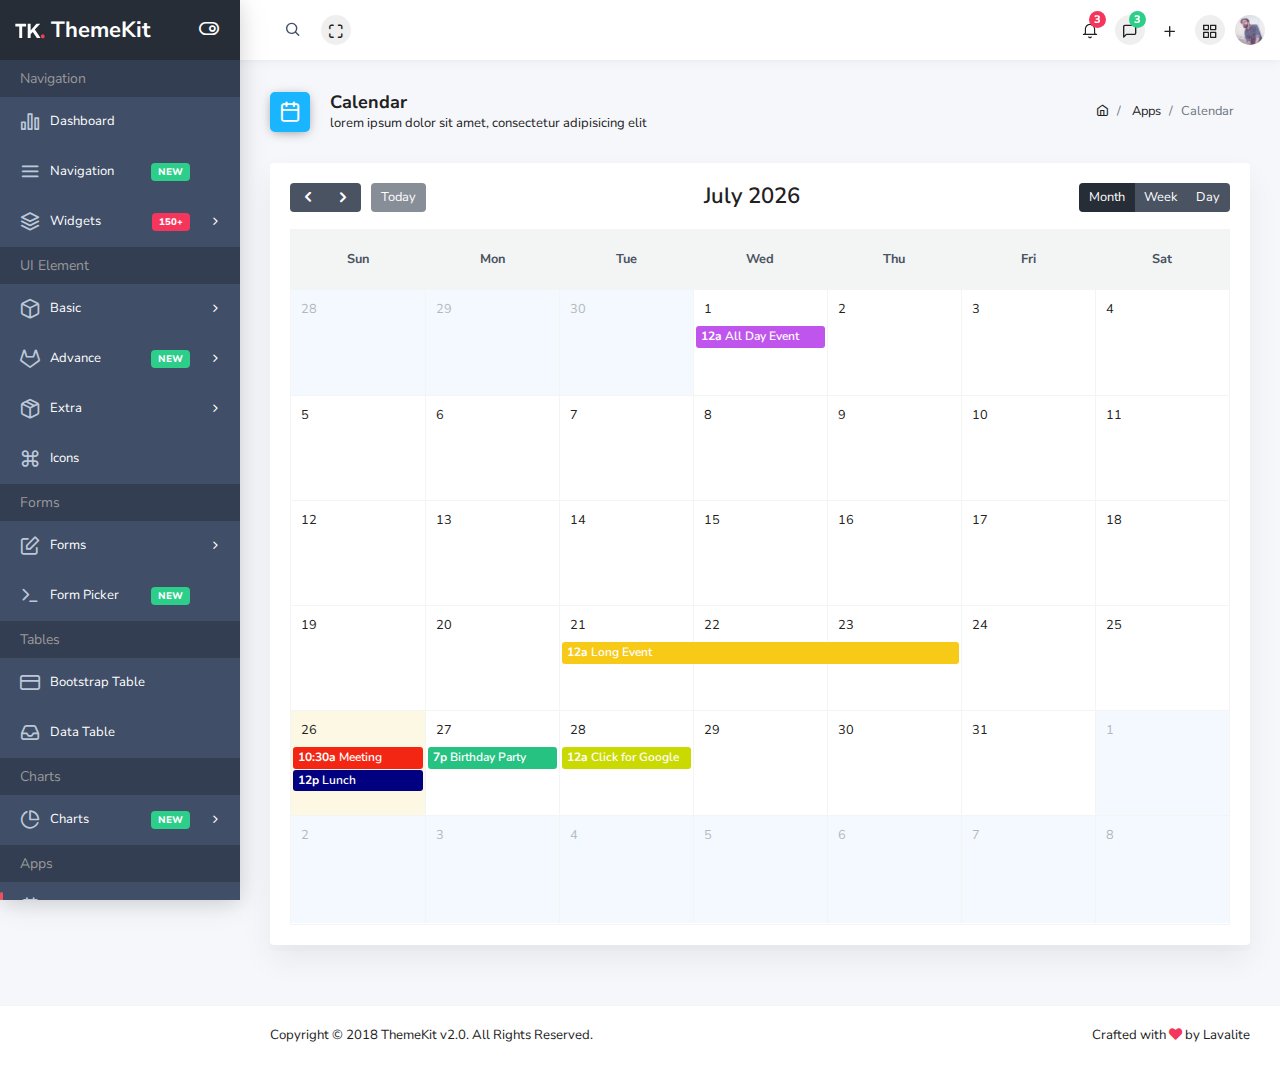
<file: public/template/pages/calendar.html>
<!doctype html>
<html class="no-js" lang="en">
    <head>
        <meta charset="utf-8">
        <meta http-equiv="x-ua-compatible" content="ie=edge">
        <title>Calendar | ThemeKit - Admin Template</title>
        <meta name="description" content="">
        <meta name="keywords" content="">
        <meta name="viewport" content="width=device-width, initial-scale=1">
        
        <link rel="icon" href="../favicon.ico" type="image/x-icon" />

        <link href="https://fonts.googleapis.com/css?family=Nunito+Sans:300,400,600,700,800" rel="stylesheet">
        
        <link rel="stylesheet" href="../plugins/bootstrap/dist/css/bootstrap.min.css">
        <link rel="stylesheet" href="../plugins/fontawesome-free/css/all.min.css">
        <link rel="stylesheet" href="../plugins/ionicons/dist/css/ionicons.min.css">
        <link rel="stylesheet" href="../plugins/icon-kit/dist/css/iconkit.min.css">
        <link rel="stylesheet" href="../plugins/fullcalendar/dist/fullcalendar.min.css">
        <link rel="stylesheet" href="../plugins/perfect-scrollbar/css/perfect-scrollbar.css">
        <link rel="stylesheet" href="../plugins/tempusdominus-bootstrap-4/build/css/tempusdominus-bootstrap-4.min.css">
        <link rel="stylesheet" href="../dist/css/theme.min.css">
        <script src="../src/js/vendor/modernizr-2.8.3.min.js"></script>
    </head>

    <body>
        <!--[if lt IE 8]>
            <p class="browserupgrade">You are using an <strong>outdated</strong> browser. Please <a href="http://browsehappy.com/">upgrade your browser</a> to improve your experience.</p>
        <![endif]-->

        <div class="wrapper">
            <header class="header-top" header-theme="light">
                <div class="container-fluid">
                    <div class="d-flex justify-content-between">
                        <div class="top-menu d-flex align-items-center">
                            <button type="button" class="btn-icon mobile-nav-toggle d-lg-none"><span></span></button>
                            <div class="header-search">
                                <div class="input-group">
                                    <span class="input-group-addon search-close"><i class="ik ik-x"></i></span>
                                    <input type="text" class="form-control">
                                    <span class="input-group-addon search-btn"><i class="ik ik-search"></i></span>
                                </div>
                            </div>
                            <button type="button" id="navbar-fullscreen" class="nav-link"><i class="ik ik-maximize"></i></button>
                        </div>
                        <div class="top-menu d-flex align-items-center">
                            <div class="dropdown">
                                <a class="nav-link dropdown-toggle" href="#" id="notiDropdown" role="button" data-toggle="dropdown" aria-haspopup="true" aria-expanded="false"><i class="ik ik-bell"></i><span class="badge bg-danger">3</span></a>
                                <div class="dropdown-menu dropdown-menu-right notification-dropdown" aria-labelledby="notiDropdown">
                                    <h4 class="header">Notifications</h4>
                                    <div class="notifications-wrap">
                                        <a href="#" class="media">
                                            <span class="d-flex">
                                                <i class="ik ik-check"></i> 
                                            </span>
                                            <span class="media-body">
                                                <span class="heading-font-family media-heading">Invitation accepted</span> 
                                                <span class="media-content">Your have been Invited ...</span>
                                            </span>
                                        </a>
                                        <a href="#" class="media">
                                            <span class="d-flex">
                                                <img src="../img/users/1.jpg" class="rounded-circle" alt="">
                                            </span>
                                            <span class="media-body">
                                                <span class="heading-font-family media-heading">Steve Smith</span> 
                                                <span class="media-content">I slowly updated projects</span>
                                            </span>
                                        </a>
                                        <a href="#" class="media">
                                            <span class="d-flex">
                                                <i class="ik ik-calendar"></i> 
                                            </span>
                                            <span class="media-body">
                                                <span class="heading-font-family media-heading">To Do</span> 
                                                <span class="media-content">Meeting with Nathan on Friday 8 AM ...</span>
                                            </span>
                                        </a>
                                    </div>
                                    <div class="footer"><a href="javascript:void(0);">See all activity</a></div>
                                </div>
                            </div>
                            <button type="button" class="nav-link ml-10 right-sidebar-toggle"><i class="ik ik-message-square"></i><span class="badge bg-success">3</span></button>
                            <div class="dropdown">
                                <a class="nav-link dropdown-toggle" href="#" id="menuDropdown" role="button" data-toggle="dropdown" aria-haspopup="true" aria-expanded="false"><i class="ik ik-plus"></i></a>
                                <div class="dropdown-menu dropdown-menu-right menu-grid" aria-labelledby="menuDropdown">
                                    <a class="dropdown-item" href="#" data-toggle="tooltip" data-placement="top" title="Dashboard"><i class="ik ik-bar-chart-2"></i></a>
                                    <a class="dropdown-item" href="#" data-toggle="tooltip" data-placement="top" title="Message"><i class="ik ik-mail"></i></a>
                                    <a class="dropdown-item" href="#" data-toggle="tooltip" data-placement="top" title="Accounts"><i class="ik ik-users"></i></a>
                                    <a class="dropdown-item" href="#" data-toggle="tooltip" data-placement="top" title="Sales"><i class="ik ik-shopping-cart"></i></a>
                                    <a class="dropdown-item" href="#" data-toggle="tooltip" data-placement="top" title="Purchase"><i class="ik ik-briefcase"></i></a>
                                    <a class="dropdown-item" href="#" data-toggle="tooltip" data-placement="top" title="Pages"><i class="ik ik-clipboard"></i></a>
                                    <a class="dropdown-item" href="#" data-toggle="tooltip" data-placement="top" title="Chats"><i class="ik ik-message-square"></i></a>
                                    <a class="dropdown-item" href="#" data-toggle="tooltip" data-placement="top" title="Contacts"><i class="ik ik-map-pin"></i></a>
                                    <a class="dropdown-item" href="#" data-toggle="tooltip" data-placement="top" title="Blocks"><i class="ik ik-inbox"></i></a>
                                    <a class="dropdown-item" href="#" data-toggle="tooltip" data-placement="top" title="Events"><i class="ik ik-calendar"></i></a>
                                    <a class="dropdown-item" href="#" data-toggle="tooltip" data-placement="top" title="Notifications"><i class="ik ik-bell"></i></a>
                                    <a class="dropdown-item" href="#" data-toggle="tooltip" data-placement="top" title="More"><i class="ik ik-more-horizontal"></i></a>
                                </div>
                            </div>
                            <button type="button" class="nav-link ml-10" id="apps_modal_btn" data-toggle="modal" data-target="#appsModal"><i class="ik ik-grid"></i></button>
                            <div class="dropdown">
                                <a class="dropdown-toggle" href="#" id="userDropdown" role="button" data-toggle="dropdown" aria-haspopup="true" aria-expanded="false"><img class="avatar" src="../img/user.jpg" alt=""></a>
                                <div class="dropdown-menu dropdown-menu-right" aria-labelledby="userDropdown">
                                    <a class="dropdown-item" href="profile.html"><i class="ik ik-user dropdown-icon"></i> Profile</a>
                                    <a class="dropdown-item" href="#"><i class="ik ik-settings dropdown-icon"></i> Settings</a>
                                    <a class="dropdown-item" href="#"><span class="float-right"><span class="badge badge-primary">6</span></span><i class="ik ik-mail dropdown-icon"></i> Inbox</a>
                                    <a class="dropdown-item" href="#"><i class="ik ik-navigation dropdown-icon"></i> Message</a>
                                    <a class="dropdown-item" href="login.html"><i class="ik ik-power dropdown-icon"></i> Logout</a>
                                </div>
                            </div>

                        </div>
                    </div>
                </div>
            </header>

            <div class="page-wrap">
                <div class="app-sidebar colored">
                    <div class="sidebar-header">
                        <a class="header-brand" href="index.html">
                            <div class="logo-img">
                               <img src="../src/img/brand-white.svg" class="header-brand-img" alt="lavalite"> 
                            </div>
                            <span class="text">ThemeKit</span>
                        </a>
                        <button type="button" class="nav-toggle"><i data-toggle="expanded" class="ik ik-toggle-right toggle-icon"></i></button>
                        <button id="sidebarClose" class="nav-close"><i class="ik ik-x"></i></button>
                    </div>
                    
                    <div class="sidebar-content">
                        <div class="nav-container">
                            <nav id="main-menu-navigation" class="navigation-main">
                                <div class="nav-lavel">Navigation</div>
                                <div class="nav-item">
                                    <a href="../index.html"><i class="ik ik-bar-chart-2"></i><span>Dashboard</span></a>
                                </div>
                                <div class="nav-item">
                                    <a href="navbar.html"><i class="ik ik-menu"></i><span>Navigation</span> <span class="badge badge-success">New</span></a>
                                </div>
                                <div class="nav-item has-sub">
                                    <a href="javascript:void(0)"><i class="ik ik-layers"></i><span>Widgets</span> <span class="badge badge-danger">150+</span></a>
                                    <div class="submenu-content">
                                        <a href="widgets.html" class="menu-item">Basic</a>
                                        <a href="widget-statistic.html" class="menu-item">Statistic</a>
                                        <a href="widget-data.html" class="menu-item">Data</a>
                                        <a href="widget-chart.html" class="menu-item">Chart Widget</a>
                                    </div>
                                </div>
                                <div class="nav-lavel">UI Element</div>
                                <div class="nav-item has-sub">
                                    <a href="#"><i class="ik ik-box"></i><span>Basic</span></a>
                                    <div class="submenu-content">
                                        <a href="ui/alerts.html" class="menu-item">Alerts</a>
                                        <a href="ui/badges.html" class="menu-item">Badges</a>
                                        <a href="ui/buttons.html" class="menu-item">Buttons</a>
                                        <a href="ui/navigation.html" class="menu-item">Navigation</a>
                                    </div>
                                </div>
                                <div class="nav-item has-sub">
                                    <a href="#"><i class="ik ik-gitlab"></i><span>Advance</span> <span class="badge badge-success">New</span></a>
                                    <div class="submenu-content">
                                        <a href="ui/modals.html" class="menu-item">Modals</a>
                                        <a href="ui/notifications.html" class="menu-item">Notifications</a>
                                        <a href="ui/carousel.html" class="menu-item">Slider</a>
                                        <a href="ui/range-slider.html" class="menu-item">Range Slider</a>
                                        <a href="ui/rating.html" class="menu-item">Rating</a>
                                    </div>
                                </div>
                                <div class="nav-item has-sub">
                                    <a href="#"><i class="ik ik-package"></i><span>Extra</span></a>
                                    <div class="submenu-content">
                                        <a href="ui/session-timeout.html" class="menu-item">Session Timeout</a>
                                    </div>
                                </div>
                                <div class="nav-item">
                                    <a href="ui/icons.html"><i class="ik ik-command"></i><span>Icons</span></a>
                                </div>
                                <div class="nav-lavel">Forms</div>
                                <div class="nav-item has-sub">
                                    <a href="#"><i class="ik ik-edit"></i><span>Forms</span></a>
                                    <div class="submenu-content">
                                        <a href="form-components.html" class="menu-item">Components</a>
                                        <a href="form-addon.html" class="menu-item">Add-On</a>
                                        <a href="form-advance.html" class="menu-item">Advance</a>
                                    </div>
                                </div>
                                <div class="nav-item">
                                    <a href="form-picker.html"><i class="ik ik-terminal"></i><span>Form Picker</span> <span class="badge badge-success">New</span></a>
                                </div>

                                <div class="nav-lavel">Tables</div>
                                <div class="nav-item">
                                    <a href="table-bootstrap.html"><i class="ik ik-credit-card"></i><span>Bootstrap Table</span></a>
                                </div>
                                <div class="nav-item">
                                    <a href="table-datatable.html"><i class="ik ik-inbox"></i><span>Data Table</span></a>
                                </div>

                                <div class="nav-lavel">Charts</div>
                                <div class="nav-item has-sub">
                                    <a href="#"><i class="ik ik-pie-chart"></i><span>Charts</span> <span class="badge badge-success">New</span></a>
                                    <div class="submenu-content">
                                        <a href="charts-chartist.html" class="menu-item">Chartist</a>
                                        <a href="charts-flot.html" class="menu-item">Flot</a>
                                        <a href="charts-knob.html" class="menu-item">Knob</a>
                                        <a href="charts-amcharts.html" class="menu-item">Amcharts</a>
                                    </div>
                                </div>

                                <div class="nav-lavel">Apps</div>
                                <div class="nav-item active">
                                    <a href="calendar.html"><i class="ik ik-calendar"></i><span>Calendar</span></a>
                                </div>
                                <div class="nav-item">
                                    <a href="taskboard.html"><i class="ik ik-server"></i><span>Taskboard</span></a>
                                </div>

                                <div class="nav-lavel">Pages</div>

                                <div class="nav-item has-sub">
                                    <a href="#"><i class="ik ik-lock"></i><span>Authentication</span></a>
                                    <div class="submenu-content">
                                        <a href="login.html" class="menu-item">Login</a>
                                        <a href="register.html" class="menu-item">Register</a>
                                        <a href="forgot-password.html" class="menu-item">Forgot Password</a>
                                    </div>
                                </div>
                                <div class="nav-item has-sub">
                                    <a href="#"><i class="ik ik-file-text"></i><span>Other</span></a>
                                    <div class="submenu-content">
                                        <a href="profile.html" class="menu-item">Profile</a>
                                        <a href="invoice.html" class="menu-item">Invoice</a>
                                    </div>
                                </div>
                                <div class="nav-item">
                                    <a href="layouts.html"><i class="ik ik-layout"></i><span>Layouts</span><span class="badge badge-success">New</span></a>
                                </div>
                                <div class="nav-lavel">Other</div>
                                <div class="nav-item has-sub">
                                    <a href="javascript:void(0)"><i class="ik ik-list"></i><span>Menu Levels</span></a>
                                    <div class="submenu-content">
                                        <a href="javascript:void(0)" class="menu-item">Menu Level 2.1</a>
                                        <div class="nav-item has-sub">
                                            <a href="javascript:void(0)" class="menu-item">Menu Level 2.2</a>
                                            <div class="submenu-content">
                                                <a href="javascript:void(0)" class="menu-item">Menu Level 3.1</a>
                                            </div>
                                        </div>
                                        <a href="javascript:void(0)" class="menu-item">Menu Level 2.3</a>
                                    </div>
                                </div>
                                <div class="nav-item">
                                    <a href="javascript:void(0)" class="disabled"><i class="ik ik-slash"></i><span>Disabled Menu</span></a>
                                </div>
                                <div class="nav-item">
                                    <a href="javascript:void(0)"><i class="ik ik-award"></i><span>Sample Page</span></a>
                                </div>
                                <div class="nav-lavel">Support</div>
                                <div class="nav-item">
                                    <a href="javascript:void(0)"><i class="ik ik-monitor"></i><span>Documentation</span></a>
                                </div>
                                <div class="nav-item">
                                    <a href="javascript:void(0)"><i class="ik ik-help-circle"></i><span>Submit Issue</span></a>
                                </div>
                            </nav>
                        </div>
                    </div>
                </div>
                <div class="main-content">
                    <div class="container-fluid">
                        <div class="page-header">
                            <div class="row align-items-end">
                                <div class="col-lg-8">
                                    <div class="page-header-title">
                                        <i class="ik ik-calendar bg-blue"></i>
                                        <div class="d-inline">
                                            <h5>Calendar</h5>
                                            <span>lorem ipsum dolor sit amet, consectetur adipisicing elit</span>
                                        </div>
                                    </div>
                                </div>
                                <div class="col-lg-4">
                                    <nav class="breadcrumb-container" aria-label="breadcrumb">
                                        <ol class="breadcrumb">
                                            <li class="breadcrumb-item">
                                                <a href="../index.html"><i class="ik ik-home"></i></a>
                                            </li>
                                            <li class="breadcrumb-item">
                                                <a href="#">Apps</a>
                                            </li>
                                            <li class="breadcrumb-item active" aria-current="page">Calendar</li>
                                        </ol>
                                    </nav>
                                </div>
                            </div>
                        </div>

                        <div class="row">
                            <div class="col-md-12">
                                <div class="card">
                                    <div class="card-body">
                                        <div id="calendar"></div>
                                    </div>
                                </div>
                            </div>
                        </div>
                        <div class="modal" id="editEvent" tabindex="-1" role="dialog" aria-labelledby="editEventLabel" aria-hidden="true">
                            <div class="modal-dialog" role="document">
                                <form class="editEventForm">
                                    <div class="modal-content">
                                        <div class="modal-header">
                                            <h5 class="modal-title" id="editEventLabel">Edit Event</h5>
                                            <button type="button" class="close" data-dismiss="modal" aria-label="Close"><span aria-hidden="true">&times;</span></button>
                                        </div>
                                        <div class="modal-body">
                                            <div class="form-group">
                                                <label for="editEname">Event Title</label>
                                                <input type="text" class="form-control" id="editEname" name="editEname" placeholder="Please enter event title">
                                            </div>
                                            <div class="form-group">
                                                <label for="editStarts">Start</label>
                                                <input type="text" class="form-control datetimepicker-input" id="editStarts" name="editStarts" data-toggle="datetimepicker" data-target="#editStarts">
                                            </div>
                                        </div>
                                        <div class="modal-footer">
                                            <button type="button" class="btn btn-secondary" data-dismiss="modal">Close</button>
                                            <button class="btn btn-danger delete-event" type="submit">Delete</button>
                                            <button class="btn btn-success save-event" type="submit">Save</button>
                                        </div>
                                    </div>
                                </form>
                            </div>
                        </div> 

                        <div class="modal" id="addEvent" tabindex="-1" role="dialog" aria-labelledby="addEventLabel" aria-hidden="true">
                            <div class="modal-dialog" role="document">
                                <div class="modal-content">
                                    <div class="modal-header">
                                        <h5 class="modal-title" id="addEventLabel">Add New Event</h5>
                                        <button type="button" class="close" data-dismiss="modal" aria-label="Close"><span aria-hidden="true">&times;</span></button>
                                    </div>
                                    <div class="modal-body">
                                        <form id="addEventForm">
                                            <div class="form-group">
                                                <label for="eventName">Event Title</label>
                                                <input type="text" class="form-control" id="eventName" name="eventName" placeholder="Please enter event title">
                                            </div>
                                            <div class="form-group">
                                                <label for="eventStarts">Starts</label>
                                                <input type="text" class="form-control datetimepicker-input" id="eventStarts" name="eventStarts" data-toggle="datetimepicker" data-target="#eventStarts">
                                            </div>
                                            <div class="form-group mb-0" id="addColor">
                                                <label for="colors">Choose Color</label>
                                                <ul class="color-selector">
                                                    <li class="bg-aqua">
                                                        <input type="radio" data-color="bg-aqua" checked name="colorChosen" id="addColorAqua">
                                                        <label for="addColorAqua"></label>
                                                    </li>
                                                    <li class="bg-blue">
                                                        <input type="radio" data-color="bg-blue" name="colorChosen" id="addColorBlue">
                                                        <label for="addColorBlue"></label>
                                                    </li>
                                                    <li class="bg-light-blue">
                                                        <input type="radio" data-color="bg-light-blue" name="colorChosen" id="addColorLightblue">
                                                        <label for="addColorLightblue"></label>
                                                    </li>
                                                    <li class="bg-teal">
                                                        <input type="radio" data-color="bg-teal" name="colorChosen" id="addColorTeal">
                                                        <label for="addColorTeal"></label>
                                                    </li>
                                                    <li class="bg-yellow">
                                                        <input type="radio" data-color="bg-yellow" name="colorChosen" id="addColorYellow">
                                                        <label for="addColorYellow"></label>
                                                    </li>
                                                    <li class="bg-orange">
                                                        <input type="radio" data-color="bg-orange" name="colorChosen" id="addColorOrange">
                                                        <label for="addColorOrange"></label>
                                                    </li>
                                                    <li class="bg-green">
                                                        <input type="radio" data-color="bg-green" name="colorChosen" id="addColorGreen">
                                                        <label for="addColorGreen"></label>
                                                    </li>
                                                    <li class="bg-lime">
                                                        <input type="radio" data-color="bg-lime" name="colorChosen" id="addColorLime">
                                                        <label for="addColorLime"></label>
                                                    </li>
                                                    <li class="bg-red">
                                                        <input type="radio" data-color="bg-red" name="colorChosen" id="addColorRed">
                                                        <label for="addColorRed"></label>
                                                    </li>
                                                    <li class="bg-purple">
                                                        <input type="radio" data-color="bg-purple" name="colorChosen" id="addColorPurple">
                                                        <label for="addColorPurple"></label>
                                                    </li>
                                                    <li class="bg-fuchsia">
                                                        <input type="radio" data-color="bg-fuchsia" name="colorChosen" id="addColorFuchsia">
                                                        <label for="addColorFuchsia"></label>
                                                    </li>
                                                    <li class="bg-muted">
                                                        <input type="radio" data-color="bg-muted" name="colorChosen" id="addColorMuted">
                                                        <label for="addColorMuted"></label>
                                                    </li>
                                                    <li class="bg-navy">
                                                        <input type="radio" data-color="bg-navy" name="colorChosen" id="addColorNavy">
                                                        <label for="addColorNavy"></label>
                                                    </li>
                                                </ul>
                                            </div>
                                        </form>
                                    </div>
                                    <div class="modal-footer">
                                        <button type="button" class="btn btn-secondary" data-dismiss="modal">Close</button>
                                        <button type="button" class="btn btn-success save-event">Save</button>
                                        <button type="button" class="btn btn-danger delete-event" data-dismiss="modal">Delete</button>
                                    </div>
                                </div>
                            </div>
                        </div> 
                    </div>
                </div>
                <aside class="right-sidebar">
                    <div class="sidebar-chat" data-plugin="chat-sidebar">
                        <div class="sidebar-chat-info">
                            <h6>Chat List</h6>
                            <form class="mr-t-10">
                                <div class="form-group">
                                    <input type="text" class="form-control" placeholder="Search for friends ..."> 
                                    <i class="ik ik-search"></i>
                                </div>
                            </form>
                        </div>
                        <div class="chat-list">
                            <div class="list-group row">
                                <a href="javascript:void(0)" class="list-group-item" data-chat-user="Gene Newman">
                                    <figure class="user--online">
                                        <img src="../img/users/1.jpg" class="rounded-circle" alt="">
                                    </figure><span><span class="name">Gene Newman</span>  <span class="username">@gene_newman</span> </span>
                                </a>
                                <a href="javascript:void(0)" class="list-group-item" data-chat-user="Billy Black">
                                    <figure class="user--online">
                                        <img src="../img/users/2.jpg" class="rounded-circle" alt="">
                                    </figure><span><span class="name">Billy Black</span>  <span class="username">@billyblack</span> </span>
                                </a>
                                <a href="javascript:void(0)" class="list-group-item" data-chat-user="Herbert Diaz">
                                    <figure class="user--online">
                                        <img src="../img/users/3.jpg" class="rounded-circle" alt="">
                                    </figure><span><span class="name">Herbert Diaz</span>  <span class="username">@herbert</span> </span>
                                </a>
                                <a href="javascript:void(0)" class="list-group-item" data-chat-user="Sylvia Harvey">
                                    <figure class="user--busy">
                                        <img src="../img/users/4.jpg" class="rounded-circle" alt="">
                                    </figure><span><span class="name">Sylvia Harvey</span>  <span class="username">@sylvia</span> </span>
                                </a>
                                <a href="javascript:void(0)" class="list-group-item active" data-chat-user="Marsha Hoffman">
                                    <figure class="user--busy">
                                        <img src="../img/users/5.jpg" class="rounded-circle" alt="">
                                    </figure><span><span class="name">Marsha Hoffman</span>  <span class="username">@m_hoffman</span> </span>
                                </a>
                                <a href="javascript:void(0)" class="list-group-item" data-chat-user="Mason Grant">
                                    <figure class="user--offline">
                                        <img src="../img/users/1.jpg" class="rounded-circle" alt="">
                                    </figure><span><span class="name">Mason Grant</span>  <span class="username">@masongrant</span> </span>
                                </a>
                                <a href="javascript:void(0)" class="list-group-item" data-chat-user="Shelly Sullivan">
                                    <figure class="user--offline">
                                        <img src="../img/users/2.jpg" class="rounded-circle" alt="">
                                    </figure><span><span class="name">Shelly Sullivan</span>  <span class="username">@shelly</span></span>
                                </a>
                            </div>
                        </div>
                    </div>
                </aside>

                <div class="chat-panel" hidden>
                    <div class="card">
                        <div class="card-header d-flex justify-content-between">
                            <a href="javascript:void(0);"><i class="ik ik-message-square text-success"></i></a>  
                            <span class="user-name">John Doe</span> 
                            <button type="button" class="close" aria-label="Close"><span aria-hidden="true">×</span></button>
                        </div>
                        <div class="card-body">
                            <div class="widget-chat-activity flex-1">
                                <div class="messages">
                                    <div class="message media reply">
                                        <figure class="user--online">
                                            <a href="#">
                                                <img src="../img/users/3.jpg" class="rounded-circle" alt="">
                                            </a>
                                        </figure>
                                        <div class="message-body media-body">
                                            <p>Epic Cheeseburgers come in all kind of styles.</p>
                                        </div>
                                    </div>
                                    <div class="message media">
                                        <figure class="user--online">
                                            <a href="#">
                                                <img src="../img/users/1.jpg" class="rounded-circle" alt="">
                                            </a>
                                        </figure>
                                        <div class="message-body media-body">
                                            <p>Cheeseburgers make your knees weak.</p>
                                        </div>
                                    </div>
                                    <div class="message media reply">
                                        <figure class="user--offline">
                                            <a href="#">
                                                <img src="../img/users/5.jpg" class="rounded-circle" alt="">
                                            </a>
                                        </figure>
                                        <div class="message-body media-body">
                                            <p>Cheeseburgers will never let you down.</p>
                                            <p>They'll also never run around or desert you.</p>
                                        </div>
                                    </div>
                                    <div class="message media">
                                        <figure class="user--online">
                                            <a href="#">
                                                <img src="../img/users/1.jpg" class="rounded-circle" alt="">
                                            </a>
                                        </figure>
                                        <div class="message-body media-body">
                                            <p>A great cheeseburger is a gastronomical event.</p>
                                        </div>
                                    </div>
                                    <div class="message media reply">
                                        <figure class="user--busy">
                                            <a href="#">
                                                <img src="../img/users/5.jpg" class="rounded-circle" alt="">
                                            </a>
                                        </figure>
                                        <div class="message-body media-body">
                                            <p>There's a cheesy incarnation waiting for you no matter what you palete preferences are.</p>
                                        </div>
                                    </div>
                                    <div class="message media">
                                        <figure class="user--online">
                                            <a href="#">
                                                <img src="../img/users/1.jpg" class="rounded-circle" alt="">
                                            </a>
                                        </figure>
                                        <div class="message-body media-body">
                                            <p>If you are a vegan, we are sorry for you loss.</p>
                                        </div>
                                    </div>
                                </div>
                            </div>
                        </div>
                        <form action="javascript:void(0)" class="card-footer" method="post">
                            <div class="d-flex justify-content-end">
                                <textarea class="border-0 flex-1" rows="1" placeholder="Type your message here"></textarea>
                                <button class="btn btn-icon" type="submit"><i class="ik ik-arrow-right text-success"></i></button>
                            </div>
                        </form>
                    </div>
                </div>
                <footer class="footer">
                    <div class="w-100 clearfix">
                        <span class="text-center text-sm-left d-md-inline-block">Copyright © 2018 ThemeKit v2.0. All Rights Reserved.</span>
                        <span class="float-none float-sm-right mt-1 mt-sm-0 text-center">Crafted with <i class="fa fa-heart text-danger"></i> by <a href="http://lavalite.org/" class="text-dark" target="_blank">Lavalite</a></span>
                    </div>
                </footer>
            </div>
        </div>
        
        
        

        <div class="modal fade apps-modal" id="appsModal" tabindex="-1" role="dialog" aria-labelledby="appsModalLabel" aria-hidden="true" data-backdrop="false">
            <button type="button" class="close" data-dismiss="modal" aria-label="Close"><i class="ik ik-x-circle"></i></button>
            <div class="modal-dialog modal-dialog-centered" role="document">
                <div class="modal-content">
                    <div class="quick-search">
                        <div class="container">
                            <div class="row">
                                <div class="col-md-4 ml-auto mr-auto">
                                    <div class="input-wrap">
                                        <input type="text" id="quick-search" class="form-control" placeholder="Search..." />
                                        <i class="ik ik-search"></i>
                                    </div>
                                </div>
                            </div>
                        </div>
                    </div>
                    <div class="modal-body d-flex align-items-center">
                        <div class="container">
                            <div class="apps-wrap">
                                <div class="app-item">
                                    <a href="#"><i class="ik ik-bar-chart-2"></i><span>Dashboard</span></a>
                                </div>
                                <div class="app-item">
                                    <a href="#"><i class="ik ik-mail"></i><span>Message</span></a>
                                </div>
                                <div class="app-item">
                                    <a href="#"><i class="ik ik-users"></i><span>Accounts</span></a>
                                </div>
                                <div class="app-item">
                                    <a href="#"><i class="ik ik-shopping-cart"></i><span>Sales</span></a>
                                </div>
                                <div class="app-item">
                                    <a href="#"><i class="ik ik-briefcase"></i><span>Purchase</span></a>
                                </div>
                                <div class="app-item">
                                    <a href="#"><i class="ik ik-server"></i><span>Menus</span></a>
                                </div>
                                <div class="app-item">
                                    <a href="#"><i class="ik ik-clipboard"></i><span>Pages</span></a>
                                </div>
                                <div class="app-item">
                                    <a href="#"><i class="ik ik-message-square"></i><span>Chats</span></a>
                                </div>
                                <div class="app-item">
                                    <a href="#"><i class="ik ik-map-pin"></i><span>Contacts</span></a>
                                </div>
                                <div class="app-item">
                                    <a href="#"><i class="ik ik-box"></i><span>Blocks</span></a>
                                </div>
                                <div class="app-item">
                                    <a href="#"><i class="ik ik-calendar"></i><span>Events</span></a>
                                </div>
                                <div class="app-item">
                                    <a href="#"><i class="ik ik-bell"></i><span>Notifications</span></a>
                                </div>
                                <div class="app-item">
                                    <a href="#"><i class="ik ik-pie-chart"></i><span>Reports</span></a>
                                </div>
                                <div class="app-item">
                                    <a href="#"><i class="ik ik-layers"></i><span>Tasks</span></a>
                                </div>
                                <div class="app-item">
                                    <a href="#"><i class="ik ik-edit"></i><span>Blogs</span></a>
                                </div>
                                <div class="app-item">
                                    <a href="#"><i class="ik ik-settings"></i><span>Settings</span></a>
                                </div>
                                <div class="app-item">
                                    <a href="#"><i class="ik ik-more-horizontal"></i><span>More</span></a>
                                </div>
                            </div>
                        </div>
                    </div>
                </div>
            </div>
        </div>
        
        <script src="https://code.jquery.com/jquery-3.3.1.min.js"></script>
        <script>window.jQuery || document.write('<script src="../src/js/vendor/jquery-3.3.1.min.js"><\/script>')</script>
        <script src="../plugins/popper.js/dist/umd/popper.min.js"></script>
        <script src="../plugins/bootstrap/dist/js/bootstrap.min.js"></script>
        <script src="../plugins/perfect-scrollbar/dist/perfect-scrollbar.min.js"></script>
        <script src="../plugins/screenfull/dist/screenfull.js"></script>
        <script src="../plugins/moment/moment.js"></script>
        <script src="../plugins/fullcalendar/dist/fullcalendar.min.js"></script>
        <script src="../plugins/tempusdominus-bootstrap-4/build/js/tempusdominus-bootstrap-4.min.js"></script>
        <script src="../dist/js/theme.min.js"></script>
        <script src="../js/calendar.js"></script>
        <!-- Google Analytics: change UA-XXXXX-X to be your site's ID. -->
        <script>
            (function(b,o,i,l,e,r){b.GoogleAnalyticsObject=l;b[l]||(b[l]=
            function(){(b[l].q=b[l].q||[]).push(arguments)});b[l].l=+new Date;
            e=o.createElement(i);r=o.getElementsByTagName(i)[0];
            e.src='https://www.google-analytics.com/analytics.js';
            r.parentNode.insertBefore(e,r)}(window,document,'script','ga'));
            ga('create','UA-XXXXX-X','auto');ga('send','pageview');
        </script>
    </body>
</html>
</file>
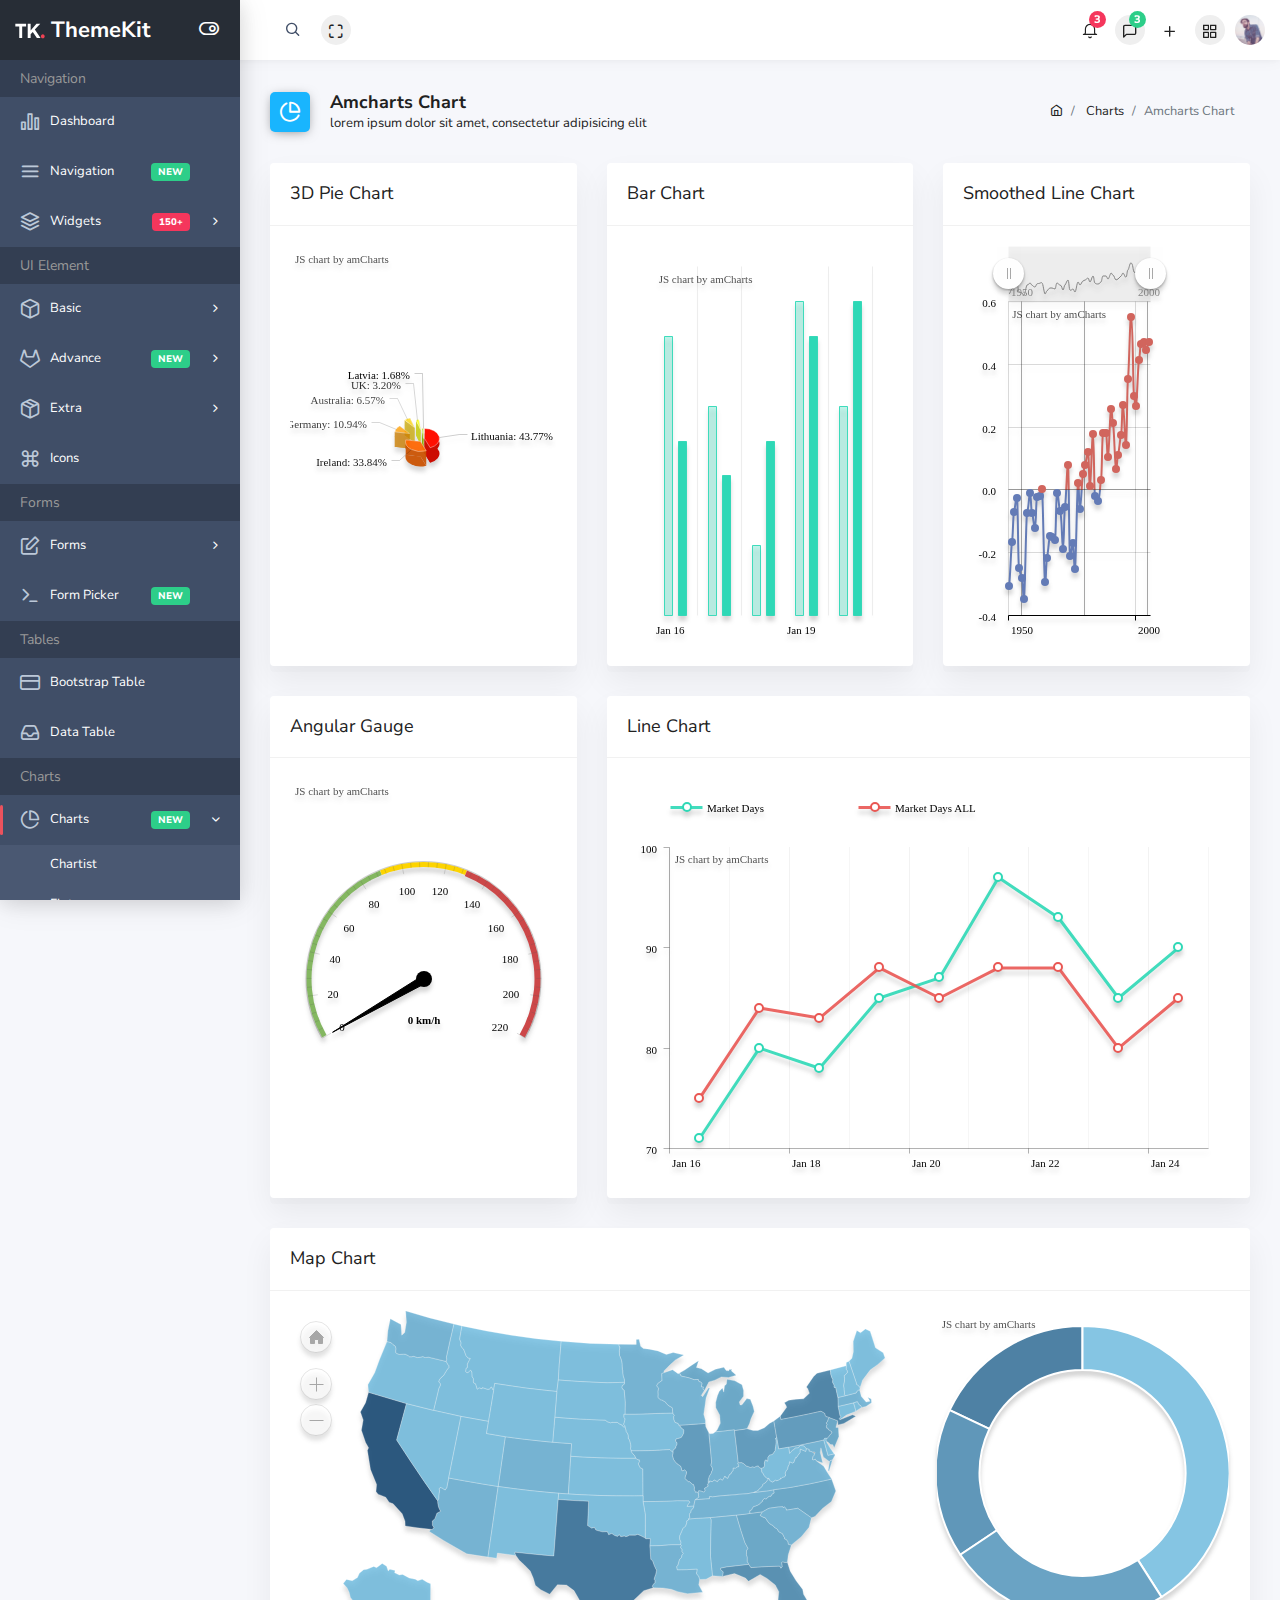
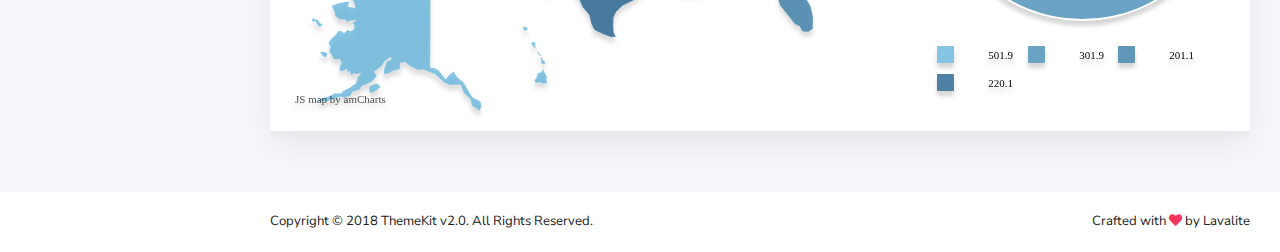
<file: public/template/pages/charts-amcharts.html>
<!doctype html>
<html class="no-js" lang="en">
    <head>
        <meta charset="utf-8">
        <meta http-equiv="x-ua-compatible" content="ie=edge">
        <title>Amcharts | ThemeKit - Admin Template</title>
        <meta name="description" content="">
        <meta name="keywords" content="">
        <meta name="viewport" content="width=device-width, initial-scale=1">
        
        <link rel="icon" href="../favicon.ico" type="image/x-icon" />

        <link href="https://fonts.googleapis.com/css?family=Nunito+Sans:300,400,600,700,800" rel="stylesheet">
        
        <link rel="stylesheet" href="../plugins/bootstrap/dist/css/bootstrap.min.css">
        <link rel="stylesheet" href="../plugins/fontawesome-free/css/all.min.css">
        <link rel="stylesheet" href="../plugins/ionicons/dist/css/ionicons.min.css">
        <link rel="stylesheet" href="../plugins/icon-kit/dist/css/iconkit.min.css">
        <link rel="stylesheet" href="../plugins/perfect-scrollbar/css/perfect-scrollbar.css">
        <link rel="stylesheet" href="../dist/css/theme.min.css">
        <script src="../src/js/vendor/modernizr-2.8.3.min.js"></script>
    </head>

    <body>
        <!--[if lt IE 8]>
            <p class="browserupgrade">You are using an <strong>outdated</strong> browser. Please <a href="http://browsehappy.com/">upgrade your browser</a> to improve your experience.</p>
        <![endif]-->

        <div class="wrapper">
            <header class="header-top" header-theme="light">
                <div class="container-fluid">
                    <div class="d-flex justify-content-between">
                        <div class="top-menu d-flex align-items-center">
                            <button type="button" class="btn-icon mobile-nav-toggle d-lg-none"><span></span></button>
                            <div class="header-search">
                                <div class="input-group">
                                    <span class="input-group-addon search-close"><i class="ik ik-x"></i></span>
                                    <input type="text" class="form-control">
                                    <span class="input-group-addon search-btn"><i class="ik ik-search"></i></span>
                                </div>
                            </div>
                            <button type="button" id="navbar-fullscreen" class="nav-link"><i class="ik ik-maximize"></i></button>
                        </div>
                        <div class="top-menu d-flex align-items-center">
                            <div class="dropdown">
                                <a class="nav-link dropdown-toggle" href="#" id="notiDropdown" role="button" data-toggle="dropdown" aria-haspopup="true" aria-expanded="false"><i class="ik ik-bell"></i><span class="badge bg-danger">3</span></a>
                                <div class="dropdown-menu dropdown-menu-right notification-dropdown" aria-labelledby="notiDropdown">
                                    <h4 class="header">Notifications</h4>
                                    <div class="notifications-wrap">
                                        <a href="#" class="media">
                                            <span class="d-flex">
                                                <i class="ik ik-check"></i> 
                                            </span>
                                            <span class="media-body">
                                                <span class="heading-font-family media-heading">Invitation accepted</span> 
                                                <span class="media-content">Your have been Invited ...</span>
                                            </span>
                                        </a>
                                        <a href="#" class="media">
                                            <span class="d-flex">
                                                <img src="../img/users/1.jpg" class="rounded-circle" alt="">
                                            </span>
                                            <span class="media-body">
                                                <span class="heading-font-family media-heading">Steve Smith</span> 
                                                <span class="media-content">I slowly updated projects</span>
                                            </span>
                                        </a>
                                        <a href="#" class="media">
                                            <span class="d-flex">
                                                <i class="ik ik-calendar"></i> 
                                            </span>
                                            <span class="media-body">
                                                <span class="heading-font-family media-heading">To Do</span> 
                                                <span class="media-content">Meeting with Nathan on Friday 8 AM ...</span>
                                            </span>
                                        </a>
                                    </div>
                                    <div class="footer"><a href="javascript:void(0);">See all activity</a></div>
                                </div>
                            </div>
                            <button type="button" class="nav-link ml-10 right-sidebar-toggle"><i class="ik ik-message-square"></i><span class="badge bg-success">3</span></button>
                            <div class="dropdown">
                                <a class="nav-link dropdown-toggle" href="#" id="menuDropdown" role="button" data-toggle="dropdown" aria-haspopup="true" aria-expanded="false"><i class="ik ik-plus"></i></a>
                                <div class="dropdown-menu dropdown-menu-right menu-grid" aria-labelledby="menuDropdown">
                                    <a class="dropdown-item" href="#" data-toggle="tooltip" data-placement="top" title="Dashboard"><i class="ik ik-bar-chart-2"></i></a>
                                    <a class="dropdown-item" href="#" data-toggle="tooltip" data-placement="top" title="Message"><i class="ik ik-mail"></i></a>
                                    <a class="dropdown-item" href="#" data-toggle="tooltip" data-placement="top" title="Accounts"><i class="ik ik-users"></i></a>
                                    <a class="dropdown-item" href="#" data-toggle="tooltip" data-placement="top" title="Sales"><i class="ik ik-shopping-cart"></i></a>
                                    <a class="dropdown-item" href="#" data-toggle="tooltip" data-placement="top" title="Purchase"><i class="ik ik-briefcase"></i></a>
                                    <a class="dropdown-item" href="#" data-toggle="tooltip" data-placement="top" title="Pages"><i class="ik ik-clipboard"></i></a>
                                    <a class="dropdown-item" href="#" data-toggle="tooltip" data-placement="top" title="Chats"><i class="ik ik-message-square"></i></a>
                                    <a class="dropdown-item" href="#" data-toggle="tooltip" data-placement="top" title="Contacts"><i class="ik ik-map-pin"></i></a>
                                    <a class="dropdown-item" href="#" data-toggle="tooltip" data-placement="top" title="Blocks"><i class="ik ik-inbox"></i></a>
                                    <a class="dropdown-item" href="#" data-toggle="tooltip" data-placement="top" title="Events"><i class="ik ik-calendar"></i></a>
                                    <a class="dropdown-item" href="#" data-toggle="tooltip" data-placement="top" title="Notifications"><i class="ik ik-bell"></i></a>
                                    <a class="dropdown-item" href="#" data-toggle="tooltip" data-placement="top" title="More"><i class="ik ik-more-horizontal"></i></a>
                                </div>
                            </div>
                            <button type="button" class="nav-link ml-10" id="apps_modal_btn" data-toggle="modal" data-target="#appsModal"><i class="ik ik-grid"></i></button>
                            <div class="dropdown">
                                <a class="dropdown-toggle" href="#" id="userDropdown" role="button" data-toggle="dropdown" aria-haspopup="true" aria-expanded="false"><img class="avatar" src="../img/user.jpg" alt=""></a>
                                <div class="dropdown-menu dropdown-menu-right" aria-labelledby="userDropdown">
                                    <a class="dropdown-item" href="profile.html"><i class="ik ik-user dropdown-icon"></i> Profile</a>
                                    <a class="dropdown-item" href="#"><i class="ik ik-settings dropdown-icon"></i> Settings</a>
                                    <a class="dropdown-item" href="#"><span class="float-right"><span class="badge badge-primary">6</span></span><i class="ik ik-mail dropdown-icon"></i> Inbox</a>
                                    <a class="dropdown-item" href="#"><i class="ik ik-navigation dropdown-icon"></i> Message</a>
                                    <a class="dropdown-item" href="login.html"><i class="ik ik-power dropdown-icon"></i> Logout</a>
                                </div>
                            </div>

                        </div>
                    </div>
                </div>
            </header>

            <div class="page-wrap">
                <div class="app-sidebar colored">
                    <div class="sidebar-header">
                        <a class="header-brand" href="index.html">
                            <div class="logo-img">
                               <img src="../src/img/brand-white.svg" class="header-brand-img" alt="lavalite"> 
                            </div>
                            <span class="text">ThemeKit</span>
                        </a>
                        <button type="button" class="nav-toggle"><i data-toggle="expanded" class="ik ik-toggle-right toggle-icon"></i></button>
                        <button id="sidebarClose" class="nav-close"><i class="ik ik-x"></i></button>
                    </div>
                    
                    <div class="sidebar-content">
                        <div class="nav-container">
                            <nav id="main-menu-navigation" class="navigation-main">
                                <div class="nav-lavel">Navigation</div>
                                <div class="nav-item">
                                    <a href="../index.html"><i class="ik ik-bar-chart-2"></i><span>Dashboard</span></a>
                                </div>
                                <div class="nav-item">
                                    <a href="navbar.html"><i class="ik ik-menu"></i><span>Navigation</span> <span class="badge badge-success">New</span></a>
                                </div>
                                <div class="nav-item has-sub">
                                    <a href="javascript:void(0)"><i class="ik ik-layers"></i><span>Widgets</span> <span class="badge badge-danger">150+</span></a>
                                    <div class="submenu-content">
                                        <a href="widgets.html" class="menu-item">Basic</a>
                                        <a href="widget-statistic.html" class="menu-item">Statistic</a>
                                        <a href="widget-data.html" class="menu-item">Data</a>
                                        <a href="widget-chart.html" class="menu-item">Chart Widget</a>
                                    </div>
                                </div>
                                <div class="nav-lavel">UI Element</div>
                                <div class="nav-item has-sub">
                                    <a href="#"><i class="ik ik-box"></i><span>Basic</span></a>
                                    <div class="submenu-content">
                                        <a href="ui/alerts.html" class="menu-item">Alerts</a>
                                        <a href="ui/badges.html" class="menu-item">Badges</a>
                                        <a href="ui/buttons.html" class="menu-item">Buttons</a>
                                        <a href="ui/navigation.html" class="menu-item">Navigation</a>
                                    </div>
                                </div>
                                <div class="nav-item has-sub">
                                    <a href="#"><i class="ik ik-gitlab"></i><span>Advance</span> <span class="badge badge-success">New</span></a>
                                    <div class="submenu-content">
                                        <a href="ui/modals.html" class="menu-item">Modals</a>
                                        <a href="ui/notifications.html" class="menu-item">Notifications</a>
                                        <a href="ui/carousel.html" class="menu-item">Slider</a>
                                        <a href="ui/range-slider.html" class="menu-item">Range Slider</a>
                                        <a href="ui/rating.html" class="menu-item">Rating</a>
                                    </div>
                                </div>
                                <div class="nav-item has-sub">
                                    <a href="#"><i class="ik ik-package"></i><span>Extra</span></a>
                                    <div class="submenu-content">
                                        <a href="ui/session-timeout.html" class="menu-item">Session Timeout</a>
                                    </div>
                                </div>
                                <div class="nav-item">
                                    <a href="ui/icons.html"><i class="ik ik-command"></i><span>Icons</span></a>
                                </div>
                                <div class="nav-lavel">Forms</div>
                                <div class="nav-item has-sub">
                                    <a href="#"><i class="ik ik-edit"></i><span>Forms</span></a>
                                    <div class="submenu-content">
                                        <a href="form-components.html" class="menu-item">Components</a>
                                        <a href="form-addon.html" class="menu-item">Add-On</a>
                                        <a href="form-advance.html" class="menu-item">Advance</a>
                                    </div>
                                </div>
                                <div class="nav-item">
                                    <a href="form-picker.html"><i class="ik ik-terminal"></i><span>Form Picker</span> <span class="badge badge-success">New</span></a>
                                </div>

                                <div class="nav-lavel">Tables</div>
                                <div class="nav-item">
                                    <a href="table-bootstrap.html"><i class="ik ik-credit-card"></i><span>Bootstrap Table</span></a>
                                </div>
                                <div class="nav-item">
                                    <a href="table-datatable.html"><i class="ik ik-inbox"></i><span>Data Table</span></a>
                                </div>

                                <div class="nav-lavel">Charts</div>
                                <div class="nav-item has-sub active open">
                                    <a href="#"><i class="ik ik-pie-chart"></i><span>Charts</span> <span class="badge badge-success">New</span></a>
                                    <div class="submenu-content">
                                        <a href="charts-chartist.html" class="menu-item">Chartist</a>
                                        <a href="charts-flot.html" class="menu-item">Flot</a>
                                        <a href="charts-knob.html" class="menu-item">Knob</a>
                                        <a href="charts-amcharts.html" class="menu-item active">Amcharts</a>
                                    </div>
                                </div>

                                <div class="nav-lavel">Apps</div>
                                <div class="nav-item">
                                    <a href="calendar.html"><i class="ik ik-calendar"></i><span>Calendar</span></a>
                                </div>
                                <div class="nav-item">
                                    <a href="taskboard.html"><i class="ik ik-server"></i><span>Taskboard</span></a>
                                </div>

                                <div class="nav-lavel">Pages</div>

                                <div class="nav-item has-sub">
                                    <a href="#"><i class="ik ik-lock"></i><span>Authentication</span></a>
                                    <div class="submenu-content">
                                        <a href="login.html" class="menu-item">Login</a>
                                        <a href="register.html" class="menu-item">Register</a>
                                        <a href="forgot-password.html" class="menu-item">Forgot Password</a>
                                    </div>
                                </div>
                                <div class="nav-item has-sub">
                                    <a href="#"><i class="ik ik-file-text"></i><span>Other</span></a>
                                    <div class="submenu-content">
                                        <a href="profile.html" class="menu-item">Profile</a>
                                        <a href="invoice.html" class="menu-item">Invoice</a>
                                    </div>
                                </div>
                                <div class="nav-item">
                                    <a href="layouts.html"><i class="ik ik-layout"></i><span>Layouts</span><span class="badge badge-success">New</span></a>
                                </div>
                                <div class="nav-lavel">Other</div>
                                <div class="nav-item has-sub">
                                    <a href="javascript:void(0)"><i class="ik ik-list"></i><span>Menu Levels</span></a>
                                    <div class="submenu-content">
                                        <a href="javascript:void(0)" class="menu-item">Menu Level 2.1</a>
                                        <div class="nav-item has-sub">
                                            <a href="javascript:void(0)" class="menu-item">Menu Level 2.2</a>
                                            <div class="submenu-content">
                                                <a href="javascript:void(0)" class="menu-item">Menu Level 3.1</a>
                                            </div>
                                        </div>
                                        <a href="javascript:void(0)" class="menu-item">Menu Level 2.3</a>
                                    </div>
                                </div>
                                <div class="nav-item">
                                    <a href="javascript:void(0)" class="disabled"><i class="ik ik-slash"></i><span>Disabled Menu</span></a>
                                </div>
                                <div class="nav-item">
                                    <a href="javascript:void(0)"><i class="ik ik-award"></i><span>Sample Page</span></a>
                                </div>
                                <div class="nav-lavel">Support</div>
                                <div class="nav-item">
                                    <a href="javascript:void(0)"><i class="ik ik-monitor"></i><span>Documentation</span></a>
                                </div>
                                <div class="nav-item">
                                    <a href="javascript:void(0)"><i class="ik ik-help-circle"></i><span>Submit Issue</span></a>
                                </div>
                            </nav>
                        </div>
                    </div>
                </div>
                <div class="main-content">
                    <div class="container-fluid">
                        <div class="page-header">
                            <div class="row align-items-end">
                                <div class="col-lg-8">
                                    <div class="page-header-title">
                                        <i class="ik ik-pie-chart bg-blue"></i>
                                        <div class="d-inline">
                                            <h5>Amcharts Chart</h5>
                                            <span>lorem ipsum dolor sit amet, consectetur adipisicing elit</span>
                                        </div>
                                    </div>
                                </div>
                                <div class="col-lg-4">
                                    <nav class="breadcrumb-container" aria-label="breadcrumb">
                                        <ol class="breadcrumb">
                                            <li class="breadcrumb-item">
                                                <a href="../index.html"><i class="ik ik-home"></i></a>
                                            </li>
                                            <li class="breadcrumb-item">
                                                <a href="#">Charts</a>
                                            </li>
                                            <li class="breadcrumb-item active" aria-current="page">Amcharts Chart</li>
                                        </ol>
                                    </nav>
                                </div>
                            </div>
                        </div>


                        <div class="row">
                            <div class="col-lg-6 col-xl-4">
                                <div class="card">
                                    <div class="card-header">
                                        <h3>3D Pie Chart</h3>
                                    </div>
                                    <div class="card-block text-center">
                                        <div id="3D_pie_chart"  class="chart-shadow" style="height:400px"></div>
                                    </div>
                                </div>
                            </div>
                            <div class="col-lg-6 col-xl-4">
                                <div class="card">
                                    <div class="card-header">
                                        <h3>Bar Chart</h3>
                                    </div>
                                    <div class="card-block text-center">
                                        <div id="bar_chart" class="chart-shadow" style="height:400px"></div>
                                    </div>
                                </div>
                            </div>
                            <div class="col-lg-6 col-xl-4">
                                <div class="card">
                                    <div class="card-header">
                                        <h3>Smoothed Line Chart</h3>
                                    </div>
                                    <div class="card-block text-center">
                                        <div id="smoothed_line_chart" class="chart-shadow" style="height:400px"></div>
                                    </div>
                                </div>
                            </div>
                            <div class="col-lg-6 col-xl-4">
                                <div class="card">
                                    <div class="card-header">
                                        <h3>Angular Gauge</h3>
                                    </div>
                                    <div class="card-block text-center">
                                        <div id="angular_guage" class="chart-shadow" style="height:400px"></div>
                                    </div>
                                </div>
                            </div>
                            <div class="col-lg-12 col-xl-8">
                                <div class="card">
                                    <div class="card-header">
                                        <h3>Line Chart</h3>
                                    </div>
                                    <div class="card-block text-center">
                                        <div id="line_chart" class="chart-shadow" style="height:400px"></div>
                                    </div>
                                </div>
                            </div>
                            <div class="col-md-12">
                                <div class="card sale-card">
                                    <div class="card-header">
                                        <h3>Map Chart</h3>
                                    </div>
                                    <div class="card-block">
                                        <div class="row">
                                            <div class="col-sm-8">
                                                <div id="allocation-map" class="chart-shadow" style="height:400px"></div>
                                            </div>
                                            <div class="col-sm-4">
                                                <div id="allocation-chart" class="chart-shadow" style="height:400px"></div>
                                            </div>
                                        </div>
                                    </div>
                                </div>
                            </div>
                        </div>
                    </div>
                </div>
                <aside class="right-sidebar">
                    <div class="sidebar-chat" data-plugin="chat-sidebar">
                        <div class="sidebar-chat-info">
                            <h6>Chat List</h6>
                            <form class="mr-t-10">
                                <div class="form-group">
                                    <input type="text" class="form-control" placeholder="Search for friends ..."> 
                                    <i class="ik ik-search"></i>
                                </div>
                            </form>
                        </div>
                        <div class="chat-list">
                            <div class="list-group row">
                                <a href="javascript:void(0)" class="list-group-item" data-chat-user="Gene Newman">
                                    <figure class="user--online">
                                        <img src="../img/users/1.jpg" class="rounded-circle" alt="">
                                    </figure><span><span class="name">Gene Newman</span>  <span class="username">@gene_newman</span> </span>
                                </a>
                                <a href="javascript:void(0)" class="list-group-item" data-chat-user="Billy Black">
                                    <figure class="user--online">
                                        <img src="../img/users/2.jpg" class="rounded-circle" alt="">
                                    </figure><span><span class="name">Billy Black</span>  <span class="username">@billyblack</span> </span>
                                </a>
                                <a href="javascript:void(0)" class="list-group-item" data-chat-user="Herbert Diaz">
                                    <figure class="user--online">
                                        <img src="../img/users/3.jpg" class="rounded-circle" alt="">
                                    </figure><span><span class="name">Herbert Diaz</span>  <span class="username">@herbert</span> </span>
                                </a>
                                <a href="javascript:void(0)" class="list-group-item" data-chat-user="Sylvia Harvey">
                                    <figure class="user--busy">
                                        <img src="../img/users/4.jpg" class="rounded-circle" alt="">
                                    </figure><span><span class="name">Sylvia Harvey</span>  <span class="username">@sylvia</span> </span>
                                </a>
                                <a href="javascript:void(0)" class="list-group-item active" data-chat-user="Marsha Hoffman">
                                    <figure class="user--busy">
                                        <img src="../img/users/5.jpg" class="rounded-circle" alt="">
                                    </figure><span><span class="name">Marsha Hoffman</span>  <span class="username">@m_hoffman</span> </span>
                                </a>
                                <a href="javascript:void(0)" class="list-group-item" data-chat-user="Mason Grant">
                                    <figure class="user--offline">
                                        <img src="../img/users/1.jpg" class="rounded-circle" alt="">
                                    </figure><span><span class="name">Mason Grant</span>  <span class="username">@masongrant</span> </span>
                                </a>
                                <a href="javascript:void(0)" class="list-group-item" data-chat-user="Shelly Sullivan">
                                    <figure class="user--offline">
                                        <img src="../img/users/2.jpg" class="rounded-circle" alt="">
                                    </figure><span><span class="name">Shelly Sullivan</span>  <span class="username">@shelly</span></span>
                                </a>
                            </div>
                        </div>
                    </div>
                </aside>

                <div class="chat-panel" hidden>
                    <div class="card">
                        <div class="card-header d-flex justify-content-between">
                            <a href="javascript:void(0);"><i class="ik ik-message-square text-success"></i></a>  
                            <span class="user-name">John Doe</span> 
                            <button type="button" class="close" aria-label="Close"><span aria-hidden="true">×</span></button>
                        </div>
                        <div class="card-body">
                            <div class="widget-chat-activity flex-1">
                                <div class="messages">
                                    <div class="message media reply">
                                        <figure class="user--online">
                                            <a href="#">
                                                <img src="../img/users/3.jpg" class="rounded-circle" alt="">
                                            </a>
                                        </figure>
                                        <div class="message-body media-body">
                                            <p>Epic Cheeseburgers come in all kind of styles.</p>
                                        </div>
                                    </div>
                                    <div class="message media">
                                        <figure class="user--online">
                                            <a href="#">
                                                <img src="../img/users/1.jpg" class="rounded-circle" alt="">
                                            </a>
                                        </figure>
                                        <div class="message-body media-body">
                                            <p>Cheeseburgers make your knees weak.</p>
                                        </div>
                                    </div>
                                    <div class="message media reply">
                                        <figure class="user--offline">
                                            <a href="#">
                                                <img src="../img/users/5.jpg" class="rounded-circle" alt="">
                                            </a>
                                        </figure>
                                        <div class="message-body media-body">
                                            <p>Cheeseburgers will never let you down.</p>
                                            <p>They'll also never run around or desert you.</p>
                                        </div>
                                    </div>
                                    <div class="message media">
                                        <figure class="user--online">
                                            <a href="#">
                                                <img src="../img/users/1.jpg" class="rounded-circle" alt="">
                                            </a>
                                        </figure>
                                        <div class="message-body media-body">
                                            <p>A great cheeseburger is a gastronomical event.</p>
                                        </div>
                                    </div>
                                    <div class="message media reply">
                                        <figure class="user--busy">
                                            <a href="#">
                                                <img src="../img/users/5.jpg" class="rounded-circle" alt="">
                                            </a>
                                        </figure>
                                        <div class="message-body media-body">
                                            <p>There's a cheesy incarnation waiting for you no matter what you palete preferences are.</p>
                                        </div>
                                    </div>
                                    <div class="message media">
                                        <figure class="user--online">
                                            <a href="#">
                                                <img src="../img/users/1.jpg" class="rounded-circle" alt="">
                                            </a>
                                        </figure>
                                        <div class="message-body media-body">
                                            <p>If you are a vegan, we are sorry for you loss.</p>
                                        </div>
                                    </div>
                                </div>
                            </div>
                        </div>
                        <form action="javascript:void(0)" class="card-footer" method="post">
                            <div class="d-flex justify-content-end">
                                <textarea class="border-0 flex-1" rows="1" placeholder="Type your message here"></textarea>
                                <button class="btn btn-icon" type="submit"><i class="ik ik-arrow-right text-success"></i></button>
                            </div>
                        </form>
                    </div>
                </div>
                <footer class="footer">
                    <div class="w-100 clearfix">
                        <span class="text-center text-sm-left d-md-inline-block">Copyright © 2018 ThemeKit v2.0. All Rights Reserved.</span>
                        <span class="float-none float-sm-right mt-1 mt-sm-0 text-center">Crafted with <i class="fa fa-heart text-danger"></i> by <a href="http://lavalite.org/" class="text-dark" target="_blank">Lavalite</a></span>
                    </div>
                </footer>
            </div>
        </div>
        
        
        

        <div class="modal fade apps-modal" id="appsModal" tabindex="-1" role="dialog" aria-labelledby="appsModalLabel" aria-hidden="true" data-backdrop="false">
            <button type="button" class="close" data-dismiss="modal" aria-label="Close"><i class="ik ik-x-circle"></i></button>
            <div class="modal-dialog modal-dialog-centered" role="document">
                <div class="modal-content">
                    <div class="quick-search">
                        <div class="container">
                            <div class="row">
                                <div class="col-md-4 ml-auto mr-auto">
                                    <div class="input-wrap">
                                        <input type="text" id="quick-search" class="form-control" placeholder="Search..." />
                                        <i class="ik ik-search"></i>
                                    </div>
                                </div>
                            </div>
                        </div>
                    </div>
                    <div class="modal-body d-flex align-items-center">
                        <div class="container">
                            <div class="apps-wrap">
                                <div class="app-item">
                                    <a href="#"><i class="ik ik-bar-chart-2"></i><span>Dashboard</span></a>
                                </div>
                                <div class="app-item">
                                    <a href="#"><i class="ik ik-mail"></i><span>Message</span></a>
                                </div>
                                <div class="app-item">
                                    <a href="#"><i class="ik ik-users"></i><span>Accounts</span></a>
                                </div>
                                <div class="app-item">
                                    <a href="#"><i class="ik ik-shopping-cart"></i><span>Sales</span></a>
                                </div>
                                <div class="app-item">
                                    <a href="#"><i class="ik ik-briefcase"></i><span>Purchase</span></a>
                                </div>
                                <div class="app-item">
                                    <a href="#"><i class="ik ik-server"></i><span>Menus</span></a>
                                </div>
                                <div class="app-item">
                                    <a href="#"><i class="ik ik-clipboard"></i><span>Pages</span></a>
                                </div>
                                <div class="app-item">
                                    <a href="#"><i class="ik ik-message-square"></i><span>Chats</span></a>
                                </div>
                                <div class="app-item">
                                    <a href="#"><i class="ik ik-map-pin"></i><span>Contacts</span></a>
                                </div>
                                <div class="app-item">
                                    <a href="#"><i class="ik ik-box"></i><span>Blocks</span></a>
                                </div>
                                <div class="app-item">
                                    <a href="#"><i class="ik ik-calendar"></i><span>Events</span></a>
                                </div>
                                <div class="app-item">
                                    <a href="#"><i class="ik ik-bell"></i><span>Notifications</span></a>
                                </div>
                                <div class="app-item">
                                    <a href="#"><i class="ik ik-pie-chart"></i><span>Reports</span></a>
                                </div>
                                <div class="app-item">
                                    <a href="#"><i class="ik ik-layers"></i><span>Tasks</span></a>
                                </div>
                                <div class="app-item">
                                    <a href="#"><i class="ik ik-edit"></i><span>Blogs</span></a>
                                </div>
                                <div class="app-item">
                                    <a href="#"><i class="ik ik-settings"></i><span>Settings</span></a>
                                </div>
                                <div class="app-item">
                                    <a href="#"><i class="ik ik-more-horizontal"></i><span>More</span></a>
                                </div>
                            </div>
                        </div>
                    </div>
                </div>
            </div>
        </div>
        
        <script src="https://code.jquery.com/jquery-3.3.1.min.js"></script>
        <script>window.jQuery || document.write('<script src="../src/js/vendor/jquery-3.3.1.min.js"><\/script>')</script>
        <script src="../plugins/popper.js/dist/umd/popper.min.js"></script>
        <script src="../plugins/bootstrap/dist/js/bootstrap.min.js"></script>
        <script src="../plugins/perfect-scrollbar/dist/perfect-scrollbar.min.js"></script>
        <script src="../plugins/screenfull/dist/screenfull.js"></script>
        <script src="../plugins/amcharts/amcharts.js"></script>
        <script src="../plugins/amcharts/gauge.js"></script>
        <script src="../plugins/amcharts/serial.js"></script>
        <script src="../plugins/amcharts/themes/light.js"></script>
        <script src="../plugins/amcharts/animate.min.js"></script>
        <script src="../plugins/amcharts/pie.js"></script>
        <script src="../plugins/ammap3/ammap/ammap.js"></script>
        <script src="../plugins/ammap3/ammap/maps/js/usaLow.js"></script>
        <script src="../dist/js/theme.min.js"></script>
        <script src="../js/chart-amcharts.js"></script>
        <!-- Google Analytics: change UA-XXXXX-X to be your site's ID. -->
        <script>
            (function(b,o,i,l,e,r){b.GoogleAnalyticsObject=l;b[l]||(b[l]=
            function(){(b[l].q=b[l].q||[]).push(arguments)});b[l].l=+new Date;
            e=o.createElement(i);r=o.getElementsByTagName(i)[0];
            e.src='https://www.google-analytics.com/analytics.js';
            r.parentNode.insertBefore(e,r)}(window,document,'script','ga'));
            ga('create','UA-XXXXX-X','auto');ga('send','pageview');
        </script>
    </body>
</html>
</file>
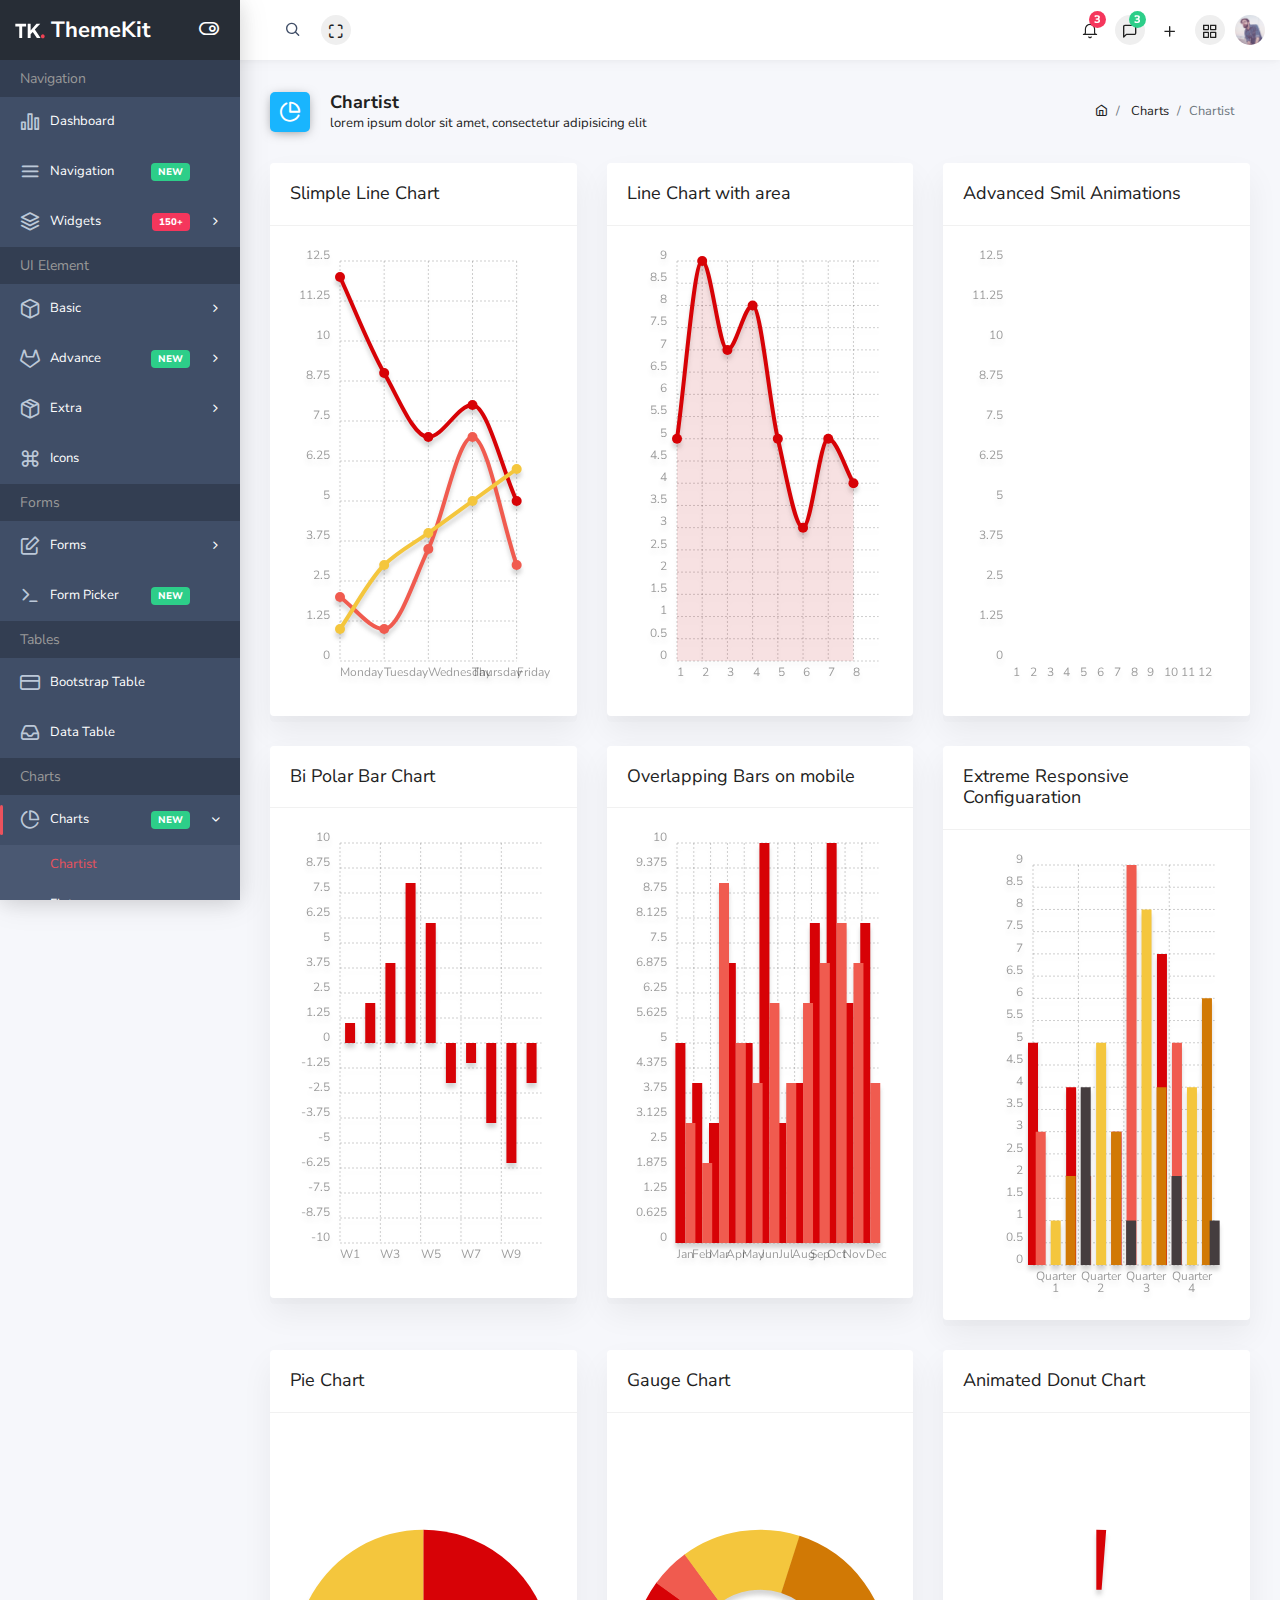
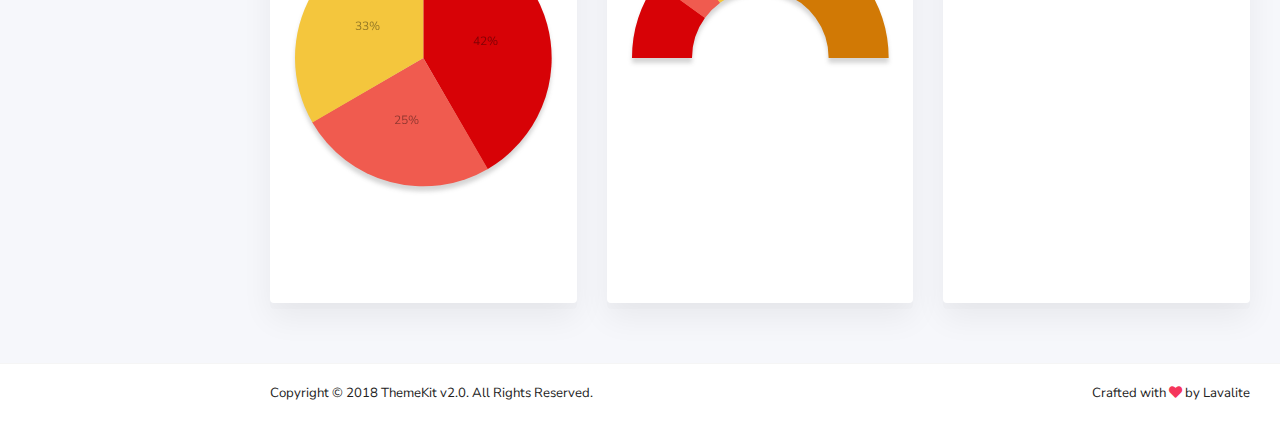
<file: public/template/pages/charts-chartist.html>
<!doctype html>
<html class="no-js" lang="en">
    <head>
        <meta charset="utf-8">
        <meta http-equiv="x-ua-compatible" content="ie=edge">
        <title>Chartist | ThemeKit - Admin Template</title>
        <meta name="description" content="">
        <meta name="keywords" content="">
        <meta name="viewport" content="width=device-width, initial-scale=1">
        
        <link rel="icon" href="../favicon.ico" type="image/x-icon" />

        <link href="https://fonts.googleapis.com/css?family=Nunito+Sans:300,400,600,700,800" rel="stylesheet">
        
        <link rel="stylesheet" href="../plugins/bootstrap/dist/css/bootstrap.min.css">
        <link rel="stylesheet" href="../plugins/fontawesome-free/css/all.min.css">
        <link rel="stylesheet" href="../plugins/ionicons/dist/css/ionicons.min.css">
        <link rel="stylesheet" href="../plugins/icon-kit/dist/css/iconkit.min.css">
        <link rel="stylesheet" href="../plugins/perfect-scrollbar/css/perfect-scrollbar.css">
        <link rel="stylesheet" href="../plugins/chartist/dist/chartist.min.css">
        <link rel="stylesheet" href="../dist/css/theme.min.css">
        <script src="../src/js/vendor/modernizr-2.8.3.min.js"></script>
    </head>

    <body>
        <!--[if lt IE 8]>
            <p class="browserupgrade">You are using an <strong>outdated</strong> browser. Please <a href="http://browsehappy.com/">upgrade your browser</a> to improve your experience.</p>
        <![endif]-->

        <div class="wrapper">
            <header class="header-top" header-theme="light">
                <div class="container-fluid">
                    <div class="d-flex justify-content-between">
                        <div class="top-menu d-flex align-items-center">
                            <button type="button" class="btn-icon mobile-nav-toggle d-lg-none"><span></span></button>
                            <div class="header-search">
                                <div class="input-group">
                                    <span class="input-group-addon search-close"><i class="ik ik-x"></i></span>
                                    <input type="text" class="form-control">
                                    <span class="input-group-addon search-btn"><i class="ik ik-search"></i></span>
                                </div>
                            </div>
                            <button type="button" id="navbar-fullscreen" class="nav-link"><i class="ik ik-maximize"></i></button>
                        </div>
                        <div class="top-menu d-flex align-items-center">
                            <div class="dropdown">
                                <a class="nav-link dropdown-toggle" href="#" id="notiDropdown" role="button" data-toggle="dropdown" aria-haspopup="true" aria-expanded="false"><i class="ik ik-bell"></i><span class="badge bg-danger">3</span></a>
                                <div class="dropdown-menu dropdown-menu-right notification-dropdown" aria-labelledby="notiDropdown">
                                    <h4 class="header">Notifications</h4>
                                    <div class="notifications-wrap">
                                        <a href="#" class="media">
                                            <span class="d-flex">
                                                <i class="ik ik-check"></i> 
                                            </span>
                                            <span class="media-body">
                                                <span class="heading-font-family media-heading">Invitation accepted</span> 
                                                <span class="media-content">Your have been Invited ...</span>
                                            </span>
                                        </a>
                                        <a href="#" class="media">
                                            <span class="d-flex">
                                                <img src="../img/users/1.jpg" class="rounded-circle" alt="">
                                            </span>
                                            <span class="media-body">
                                                <span class="heading-font-family media-heading">Steve Smith</span> 
                                                <span class="media-content">I slowly updated projects</span>
                                            </span>
                                        </a>
                                        <a href="#" class="media">
                                            <span class="d-flex">
                                                <i class="ik ik-calendar"></i> 
                                            </span>
                                            <span class="media-body">
                                                <span class="heading-font-family media-heading">To Do</span> 
                                                <span class="media-content">Meeting with Nathan on Friday 8 AM ...</span>
                                            </span>
                                        </a>
                                    </div>
                                    <div class="footer"><a href="javascript:void(0);">See all activity</a></div>
                                </div>
                            </div>
                            <button type="button" class="nav-link ml-10 right-sidebar-toggle"><i class="ik ik-message-square"></i><span class="badge bg-success">3</span></button>
                            <div class="dropdown">
                                <a class="nav-link dropdown-toggle" href="#" id="menuDropdown" role="button" data-toggle="dropdown" aria-haspopup="true" aria-expanded="false"><i class="ik ik-plus"></i></a>
                                <div class="dropdown-menu dropdown-menu-right menu-grid" aria-labelledby="menuDropdown">
                                    <a class="dropdown-item" href="#" data-toggle="tooltip" data-placement="top" title="Dashboard"><i class="ik ik-bar-chart-2"></i></a>
                                    <a class="dropdown-item" href="#" data-toggle="tooltip" data-placement="top" title="Message"><i class="ik ik-mail"></i></a>
                                    <a class="dropdown-item" href="#" data-toggle="tooltip" data-placement="top" title="Accounts"><i class="ik ik-users"></i></a>
                                    <a class="dropdown-item" href="#" data-toggle="tooltip" data-placement="top" title="Sales"><i class="ik ik-shopping-cart"></i></a>
                                    <a class="dropdown-item" href="#" data-toggle="tooltip" data-placement="top" title="Purchase"><i class="ik ik-briefcase"></i></a>
                                    <a class="dropdown-item" href="#" data-toggle="tooltip" data-placement="top" title="Pages"><i class="ik ik-clipboard"></i></a>
                                    <a class="dropdown-item" href="#" data-toggle="tooltip" data-placement="top" title="Chats"><i class="ik ik-message-square"></i></a>
                                    <a class="dropdown-item" href="#" data-toggle="tooltip" data-placement="top" title="Contacts"><i class="ik ik-map-pin"></i></a>
                                    <a class="dropdown-item" href="#" data-toggle="tooltip" data-placement="top" title="Blocks"><i class="ik ik-inbox"></i></a>
                                    <a class="dropdown-item" href="#" data-toggle="tooltip" data-placement="top" title="Events"><i class="ik ik-calendar"></i></a>
                                    <a class="dropdown-item" href="#" data-toggle="tooltip" data-placement="top" title="Notifications"><i class="ik ik-bell"></i></a>
                                    <a class="dropdown-item" href="#" data-toggle="tooltip" data-placement="top" title="More"><i class="ik ik-more-horizontal"></i></a>
                                </div>
                            </div>
                            <button type="button" class="nav-link ml-10" id="apps_modal_btn" data-toggle="modal" data-target="#appsModal"><i class="ik ik-grid"></i></button>
                            <div class="dropdown">
                                <a class="dropdown-toggle" href="#" id="userDropdown" role="button" data-toggle="dropdown" aria-haspopup="true" aria-expanded="false"><img class="avatar" src="../img/user.jpg" alt=""></a>
                                <div class="dropdown-menu dropdown-menu-right" aria-labelledby="userDropdown">
                                    <a class="dropdown-item" href="profile.html"><i class="ik ik-user dropdown-icon"></i> Profile</a>
                                    <a class="dropdown-item" href="#"><i class="ik ik-settings dropdown-icon"></i> Settings</a>
                                    <a class="dropdown-item" href="#"><span class="float-right"><span class="badge badge-primary">6</span></span><i class="ik ik-mail dropdown-icon"></i> Inbox</a>
                                    <a class="dropdown-item" href="#"><i class="ik ik-navigation dropdown-icon"></i> Message</a>
                                    <a class="dropdown-item" href="login.html"><i class="ik ik-power dropdown-icon"></i> Logout</a>
                                </div>
                            </div>

                        </div>
                    </div>
                </div>
            </header>

            <div class="page-wrap">
                <div class="app-sidebar colored">
                    <div class="sidebar-header">
                        <a class="header-brand" href="index.html">
                            <div class="logo-img">
                               <img src="../src/img/brand-white.svg" class="header-brand-img" alt="lavalite"> 
                            </div>
                            <span class="text">ThemeKit</span>
                        </a>
                        <button type="button" class="nav-toggle"><i data-toggle="expanded" class="ik ik-toggle-right toggle-icon"></i></button>
                        <button id="sidebarClose" class="nav-close"><i class="ik ik-x"></i></button>
                    </div>
                    
                    <div class="sidebar-content">
                        <div class="nav-container">
                            <nav id="main-menu-navigation" class="navigation-main">
                                <div class="nav-lavel">Navigation</div>
                                <div class="nav-item">
                                    <a href="../index.html"><i class="ik ik-bar-chart-2"></i><span>Dashboard</span></a>
                                </div>
                                <div class="nav-item">
                                    <a href="navbar.html"><i class="ik ik-menu"></i><span>Navigation</span> <span class="badge badge-success">New</span></a>
                                </div>
                                <div class="nav-item has-sub">
                                    <a href="javascript:void(0)"><i class="ik ik-layers"></i><span>Widgets</span> <span class="badge badge-danger">150+</span></a>
                                    <div class="submenu-content">
                                        <a href="widgets.html" class="menu-item">Basic</a>
                                        <a href="widget-statistic.html" class="menu-item">Statistic</a>
                                        <a href="widget-data.html" class="menu-item">Data</a>
                                        <a href="widget-chart.html" class="menu-item">Chart Widget</a>
                                    </div>
                                </div>
                                <div class="nav-lavel">UI Element</div>
                                <div class="nav-item has-sub">
                                    <a href="#"><i class="ik ik-box"></i><span>Basic</span></a>
                                    <div class="submenu-content">
                                        <a href="ui/alerts.html" class="menu-item">Alerts</a>
                                        <a href="ui/badges.html" class="menu-item">Badges</a>
                                        <a href="ui/buttons.html" class="menu-item">Buttons</a>
                                        <a href="ui/navigation.html" class="menu-item">Navigation</a>
                                    </div>
                                </div>
                                <div class="nav-item has-sub">
                                    <a href="#"><i class="ik ik-gitlab"></i><span>Advance</span> <span class="badge badge-success">New</span></a>
                                    <div class="submenu-content">
                                        <a href="ui/modals.html" class="menu-item">Modals</a>
                                        <a href="ui/notifications.html" class="menu-item">Notifications</a>
                                        <a href="ui/carousel.html" class="menu-item">Slider</a>
                                        <a href="ui/range-slider.html" class="menu-item">Range Slider</a>
                                        <a href="ui/rating.html" class="menu-item">Rating</a>
                                    </div>
                                </div>
                                <div class="nav-item has-sub">
                                    <a href="#"><i class="ik ik-package"></i><span>Extra</span></a>
                                    <div class="submenu-content">
                                        <a href="ui/session-timeout.html" class="menu-item">Session Timeout</a>
                                    </div>
                                </div>
                                <div class="nav-item">
                                    <a href="ui/icons.html"><i class="ik ik-command"></i><span>Icons</span></a>
                                </div>
                                <div class="nav-lavel">Forms</div>
                                <div class="nav-item has-sub">
                                    <a href="#"><i class="ik ik-edit"></i><span>Forms</span></a>
                                    <div class="submenu-content">
                                        <a href="form-components.html" class="menu-item">Components</a>
                                        <a href="form-addon.html" class="menu-item">Add-On</a>
                                        <a href="form-advance.html" class="menu-item">Advance</a>
                                    </div>
                                </div>
                                <div class="nav-item">
                                    <a href="form-picker.html"><i class="ik ik-terminal"></i><span>Form Picker</span> <span class="badge badge-success">New</span></a>
                                </div>

                                <div class="nav-lavel">Tables</div>
                                <div class="nav-item">
                                    <a href="table-bootstrap.html"><i class="ik ik-credit-card"></i><span>Bootstrap Table</span></a>
                                </div>
                                <div class="nav-item">
                                    <a href="table-datatable.html"><i class="ik ik-inbox"></i><span>Data Table</span></a>
                                </div>

                                <div class="nav-lavel">Charts</div>
                                <div class="nav-item has-sub active open">
                                    <a href="#"><i class="ik ik-pie-chart"></i><span>Charts</span> <span class="badge badge-success">New</span></a>
                                    <div class="submenu-content">
                                        <a href="charts-chartist.html" class="menu-item active">Chartist</a>
                                        <a href="charts-flot.html" class="menu-item">Flot</a>
                                        <a href="charts-knob.html" class="menu-item">Knob</a>
                                        <a href="charts-amcharts.html" class="menu-item">Amcharts</a>
                                    </div>
                                </div>

                                <div class="nav-lavel">Apps</div>
                                <div class="nav-item">
                                    <a href="calendar.html"><i class="ik ik-calendar"></i><span>Calendar</span></a>
                                </div>
                                <div class="nav-item">
                                    <a href="taskboard.html"><i class="ik ik-server"></i><span>Taskboard</span></a>
                                </div>

                                <div class="nav-lavel">Pages</div>

                                <div class="nav-item has-sub">
                                    <a href="#"><i class="ik ik-lock"></i><span>Authentication</span></a>
                                    <div class="submenu-content">
                                        <a href="login.html" class="menu-item">Login</a>
                                        <a href="register.html" class="menu-item">Register</a>
                                        <a href="forgot-password.html" class="menu-item">Forgot Password</a>
                                    </div>
                                </div>
                                <div class="nav-item has-sub">
                                    <a href="#"><i class="ik ik-file-text"></i><span>Other</span></a>
                                    <div class="submenu-content">
                                        <a href="profile.html" class="menu-item">Profile</a>
                                        <a href="invoice.html" class="menu-item">Invoice</a>
                                    </div>
                                </div>
                                <div class="nav-item">
                                    <a href="layouts.html"><i class="ik ik-layout"></i><span>Layouts</span><span class="badge badge-success">New</span></a>
                                </div>
                                <div class="nav-lavel">Other</div>
                                <div class="nav-item has-sub">
                                    <a href="javascript:void(0)"><i class="ik ik-list"></i><span>Menu Levels</span></a>
                                    <div class="submenu-content">
                                        <a href="javascript:void(0)" class="menu-item">Menu Level 2.1</a>
                                        <div class="nav-item has-sub">
                                            <a href="javascript:void(0)" class="menu-item">Menu Level 2.2</a>
                                            <div class="submenu-content">
                                                <a href="javascript:void(0)" class="menu-item">Menu Level 3.1</a>
                                            </div>
                                        </div>
                                        <a href="javascript:void(0)" class="menu-item">Menu Level 2.3</a>
                                    </div>
                                </div>
                                <div class="nav-item">
                                    <a href="javascript:void(0)" class="disabled"><i class="ik ik-slash"></i><span>Disabled Menu</span></a>
                                </div>
                                <div class="nav-item">
                                    <a href="javascript:void(0)"><i class="ik ik-award"></i><span>Sample Page</span></a>
                                </div>
                                <div class="nav-lavel">Support</div>
                                <div class="nav-item">
                                    <a href="javascript:void(0)"><i class="ik ik-monitor"></i><span>Documentation</span></a>
                                </div>
                                <div class="nav-item">
                                    <a href="javascript:void(0)"><i class="ik ik-help-circle"></i><span>Submit Issue</span></a>
                                </div>
                            </nav>
                        </div>
                    </div>
                </div>
                <div class="main-content">
                    <div class="container-fluid">
                        <div class="page-header">
                            <div class="row align-items-end">
                                <div class="col-lg-8">
                                    <div class="page-header-title">
                                        <i class="ik ik-pie-chart bg-blue"></i>
                                        <div class="d-inline">
                                            <h5>Chartist</h5>
                                            <span>lorem ipsum dolor sit amet, consectetur adipisicing elit</span>
                                        </div>
                                    </div>
                                </div>
                                <div class="col-lg-4">
                                    <nav class="breadcrumb-container" aria-label="breadcrumb">
                                        <ol class="breadcrumb">
                                            <li class="breadcrumb-item">
                                                <a href="../index.html"><i class="ik ik-home"></i></a>
                                            </li>
                                            <li class="breadcrumb-item">
                                                <a href="#">Charts</a>
                                            </li>
                                            <li class="breadcrumb-item active" aria-current="page">Chartist</li>
                                        </ol>
                                    </nav>
                                </div>
                            </div>
                        </div>


                        <div class="row">
                            <div class="col-md-12 col-lg-4">
                                <div class="card">
                                    <div class="card-header">
                                        <h3>Slimple Line Chart</h3>
                                    </div>
                                    <div class="card-block">
                                        <div id="lineChart" class="chart-shadow st-cir-chart" style="height: 450px;"></div>
                                    </div>
                                </div>
                            </div>
                            <div class="col-md-12 col-lg-4">
                                <div class="card">
                                    <div class="card-header">
                                        <h3>Line Chart with area</h3>
                                    </div>
                                    <div class="card-block">
                                        <div id="lineChart_area" class="chart-shadow st-cir-chart" style="height: 450px;"></div>
                                    </div>
                                </div>
                            </div>
                            <div class="col-md-12 col-lg-4">
                                <div class="card">
                                    <div class="card-header">
                                        <h3>Advanced Smil Animations</h3>
                                    </div>
                                    <div class="card-block">
                                        <div id="lineChart_animation" class="chart-shadow st-cir-chart" style="height: 450px;"></div>
                                    </div>
                                </div>
                            </div>
                            <div class="col-md-12 col-lg-4">
                                <div class="card">
                                    <div class="card-header">
                                        <h3>Bi Polar Bar Chart</h3>
                                    </div>
                                    <div class="card-block">
                                        <div id="barChart_bipolar" class="chart-shadow st-cir-chart" style="height: 450px;"></div>
                                    </div>
                                </div>
                            </div>
                            <div class="col-md-12 col-lg-4">
                                <div class="card">
                                    <div class="card-header">
                                        <h3>Overlapping Bars on mobile</h3>
                                    </div>
                                    <div class="card-block">
                                        <div id="barChart_overlapping" class="chart-shadow st-cir-chart" style="height: 450px;"></div>
                                    </div>
                                </div>
                            </div>
                            <div class="col-md-12 col-lg-4">
                                <div class="card">
                                    <div class="card-header">
                                        <h3>Extreme Responsive Configuaration</h3>
                                    </div>
                                    <div class="card-block">
                                        <div id="barChart_responsive" class="chart-shadow st-cir-chart" style="height: 450px;"></div>
                                    </div>
                                </div>
                            </div>
                            <div class="col-md-12 col-lg-4">
                                <div class="card">
                                    <div class="card-header">
                                        <h3>Pie Chart</h3>
                                    </div>
                                    <div class="card-block">
                                        <div id="pieChart" class="chart-shadow st-cir-chart" style="height: 450px;"></div>
                                    </div>
                                </div>
                            </div>
                            <div class="col-md-12 col-lg-4">
                                <div class="card">
                                    <div class="card-header">
                                        <h3>Gauge Chart</h3>
                                    </div>
                                    <div class="card-block">
                                        <div id="guageChart" class="chart-shadow st-cir-chart" style="height: 450px;"></div>
                                    </div>
                                </div>
                            </div>
                            <div class="col-md-12 col-lg-4">
                                <div class="card">
                                    <div class="card-header">
                                        <h3>Animated Donut Chart</h3>
                                    </div>
                                    <div class="card-block">
                                        <div id="donutChart_animated" class="chart-shadow st-cir-chart" style="height: 450px;"></div>
                                    </div>
                                </div>
                            </div>

                        </div>

                    </div>
                </div>
                <aside class="right-sidebar">
                    <div class="sidebar-chat" data-plugin="chat-sidebar">
                        <div class="sidebar-chat-info">
                            <h6>Chat List</h6>
                            <form class="mr-t-10">
                                <div class="form-group">
                                    <input type="text" class="form-control" placeholder="Search for friends ..."> 
                                    <i class="ik ik-search"></i>
                                </div>
                            </form>
                        </div>
                        <div class="chat-list">
                            <div class="list-group row">
                                <a href="javascript:void(0)" class="list-group-item" data-chat-user="Gene Newman">
                                    <figure class="user--online">
                                        <img src="../img/users/1.jpg" class="rounded-circle" alt="">
                                    </figure><span><span class="name">Gene Newman</span>  <span class="username">@gene_newman</span> </span>
                                </a>
                                <a href="javascript:void(0)" class="list-group-item" data-chat-user="Billy Black">
                                    <figure class="user--online">
                                        <img src="../img/users/2.jpg" class="rounded-circle" alt="">
                                    </figure><span><span class="name">Billy Black</span>  <span class="username">@billyblack</span> </span>
                                </a>
                                <a href="javascript:void(0)" class="list-group-item" data-chat-user="Herbert Diaz">
                                    <figure class="user--online">
                                        <img src="../img/users/3.jpg" class="rounded-circle" alt="">
                                    </figure><span><span class="name">Herbert Diaz</span>  <span class="username">@herbert</span> </span>
                                </a>
                                <a href="javascript:void(0)" class="list-group-item" data-chat-user="Sylvia Harvey">
                                    <figure class="user--busy">
                                        <img src="../img/users/4.jpg" class="rounded-circle" alt="">
                                    </figure><span><span class="name">Sylvia Harvey</span>  <span class="username">@sylvia</span> </span>
                                </a>
                                <a href="javascript:void(0)" class="list-group-item active" data-chat-user="Marsha Hoffman">
                                    <figure class="user--busy">
                                        <img src="../img/users/5.jpg" class="rounded-circle" alt="">
                                    </figure><span><span class="name">Marsha Hoffman</span>  <span class="username">@m_hoffman</span> </span>
                                </a>
                                <a href="javascript:void(0)" class="list-group-item" data-chat-user="Mason Grant">
                                    <figure class="user--offline">
                                        <img src="../img/users/1.jpg" class="rounded-circle" alt="">
                                    </figure><span><span class="name">Mason Grant</span>  <span class="username">@masongrant</span> </span>
                                </a>
                                <a href="javascript:void(0)" class="list-group-item" data-chat-user="Shelly Sullivan">
                                    <figure class="user--offline">
                                        <img src="../img/users/2.jpg" class="rounded-circle" alt="">
                                    </figure><span><span class="name">Shelly Sullivan</span>  <span class="username">@shelly</span></span>
                                </a>
                            </div>
                        </div>
                    </div>
                </aside>

                <div class="chat-panel" hidden>
                    <div class="card">
                        <div class="card-header d-flex justify-content-between">
                            <a href="javascript:void(0);"><i class="ik ik-message-square text-success"></i></a>  
                            <span class="user-name">John Doe</span> 
                            <button type="button" class="close" aria-label="Close"><span aria-hidden="true">×</span></button>
                        </div>
                        <div class="card-body">
                            <div class="widget-chat-activity flex-1">
                                <div class="messages">
                                    <div class="message media reply">
                                        <figure class="user--online">
                                            <a href="#">
                                                <img src="../img/users/3.jpg" class="rounded-circle" alt="">
                                            </a>
                                        </figure>
                                        <div class="message-body media-body">
                                            <p>Epic Cheeseburgers come in all kind of styles.</p>
                                        </div>
                                    </div>
                                    <div class="message media">
                                        <figure class="user--online">
                                            <a href="#">
                                                <img src="../img/users/1.jpg" class="rounded-circle" alt="">
                                            </a>
                                        </figure>
                                        <div class="message-body media-body">
                                            <p>Cheeseburgers make your knees weak.</p>
                                        </div>
                                    </div>
                                    <div class="message media reply">
                                        <figure class="user--offline">
                                            <a href="#">
                                                <img src="../img/users/5.jpg" class="rounded-circle" alt="">
                                            </a>
                                        </figure>
                                        <div class="message-body media-body">
                                            <p>Cheeseburgers will never let you down.</p>
                                            <p>They'll also never run around or desert you.</p>
                                        </div>
                                    </div>
                                    <div class="message media">
                                        <figure class="user--online">
                                            <a href="#">
                                                <img src="../img/users/1.jpg" class="rounded-circle" alt="">
                                            </a>
                                        </figure>
                                        <div class="message-body media-body">
                                            <p>A great cheeseburger is a gastronomical event.</p>
                                        </div>
                                    </div>
                                    <div class="message media reply">
                                        <figure class="user--busy">
                                            <a href="#">
                                                <img src="../img/users/5.jpg" class="rounded-circle" alt="">
                                            </a>
                                        </figure>
                                        <div class="message-body media-body">
                                            <p>There's a cheesy incarnation waiting for you no matter what you palete preferences are.</p>
                                        </div>
                                    </div>
                                    <div class="message media">
                                        <figure class="user--online">
                                            <a href="#">
                                                <img src="../img/users/1.jpg" class="rounded-circle" alt="">
                                            </a>
                                        </figure>
                                        <div class="message-body media-body">
                                            <p>If you are a vegan, we are sorry for you loss.</p>
                                        </div>
                                    </div>
                                </div>
                            </div>
                        </div>
                        <form action="javascript:void(0)" class="card-footer" method="post">
                            <div class="d-flex justify-content-end">
                                <textarea class="border-0 flex-1" rows="1" placeholder="Type your message here"></textarea>
                                <button class="btn btn-icon" type="submit"><i class="ik ik-arrow-right text-success"></i></button>
                            </div>
                        </form>
                    </div>
                </div>
                <footer class="footer">
                    <div class="w-100 clearfix">
                        <span class="text-center text-sm-left d-md-inline-block">Copyright © 2018 ThemeKit v2.0. All Rights Reserved.</span>
                        <span class="float-none float-sm-right mt-1 mt-sm-0 text-center">Crafted with <i class="fa fa-heart text-danger"></i> by <a href="http://lavalite.org/" class="text-dark" target="_blank">Lavalite</a></span>
                    </div>
                </footer>
            </div>
        </div>
        
        
        

        <div class="modal fade apps-modal" id="appsModal" tabindex="-1" role="dialog" aria-labelledby="appsModalLabel" aria-hidden="true" data-backdrop="false">
            <button type="button" class="close" data-dismiss="modal" aria-label="Close"><i class="ik ik-x-circle"></i></button>
            <div class="modal-dialog modal-dialog-centered" role="document">
                <div class="modal-content">
                    <div class="quick-search">
                        <div class="container">
                            <div class="row">
                                <div class="col-md-4 ml-auto mr-auto">
                                    <div class="input-wrap">
                                        <input type="text" id="quick-search" class="form-control" placeholder="Search..." />
                                        <i class="ik ik-search"></i>
                                    </div>
                                </div>
                            </div>
                        </div>
                    </div>
                    <div class="modal-body d-flex align-items-center">
                        <div class="container">
                            <div class="apps-wrap">
                                <div class="app-item">
                                    <a href="#"><i class="ik ik-bar-chart-2"></i><span>Dashboard</span></a>
                                </div>
                                <div class="app-item">
                                    <a href="#"><i class="ik ik-mail"></i><span>Message</span></a>
                                </div>
                                <div class="app-item">
                                    <a href="#"><i class="ik ik-users"></i><span>Accounts</span></a>
                                </div>
                                <div class="app-item">
                                    <a href="#"><i class="ik ik-shopping-cart"></i><span>Sales</span></a>
                                </div>
                                <div class="app-item">
                                    <a href="#"><i class="ik ik-briefcase"></i><span>Purchase</span></a>
                                </div>
                                <div class="app-item">
                                    <a href="#"><i class="ik ik-server"></i><span>Menus</span></a>
                                </div>
                                <div class="app-item">
                                    <a href="#"><i class="ik ik-clipboard"></i><span>Pages</span></a>
                                </div>
                                <div class="app-item">
                                    <a href="#"><i class="ik ik-message-square"></i><span>Chats</span></a>
                                </div>
                                <div class="app-item">
                                    <a href="#"><i class="ik ik-map-pin"></i><span>Contacts</span></a>
                                </div>
                                <div class="app-item">
                                    <a href="#"><i class="ik ik-box"></i><span>Blocks</span></a>
                                </div>
                                <div class="app-item">
                                    <a href="#"><i class="ik ik-calendar"></i><span>Events</span></a>
                                </div>
                                <div class="app-item">
                                    <a href="#"><i class="ik ik-bell"></i><span>Notifications</span></a>
                                </div>
                                <div class="app-item">
                                    <a href="#"><i class="ik ik-pie-chart"></i><span>Reports</span></a>
                                </div>
                                <div class="app-item">
                                    <a href="#"><i class="ik ik-layers"></i><span>Tasks</span></a>
                                </div>
                                <div class="app-item">
                                    <a href="#"><i class="ik ik-edit"></i><span>Blogs</span></a>
                                </div>
                                <div class="app-item">
                                    <a href="#"><i class="ik ik-settings"></i><span>Settings</span></a>
                                </div>
                                <div class="app-item">
                                    <a href="#"><i class="ik ik-more-horizontal"></i><span>More</span></a>
                                </div>
                            </div>
                        </div>
                    </div>
                </div>
            </div>
        </div>
        
        <script src="https://code.jquery.com/jquery-3.3.1.min.js"></script>
        <script>window.jQuery || document.write('<script src="../src/js/vendor/jquery-3.3.1.min.js"><\/script>')</script>
        <script src="../plugins/popper.js/dist/umd/popper.min.js"></script>
        <script src="../plugins/bootstrap/dist/js/bootstrap.min.js"></script>
        <script src="../plugins/perfect-scrollbar/dist/perfect-scrollbar.min.js"></script>
        <script src="../plugins/screenfull/dist/screenfull.js"></script>
        <script src="../plugins/chartist/dist/chartist.min.js"></script>
        <script src="../dist/js/theme.min.js"></script>
        <script src="../js/chart-chartist.js"></script>
        <!-- Google Analytics: change UA-XXXXX-X to be your site's ID. -->
        <script>
            (function(b,o,i,l,e,r){b.GoogleAnalyticsObject=l;b[l]||(b[l]=
            function(){(b[l].q=b[l].q||[]).push(arguments)});b[l].l=+new Date;
            e=o.createElement(i);r=o.getElementsByTagName(i)[0];
            e.src='https://www.google-analytics.com/analytics.js';
            r.parentNode.insertBefore(e,r)}(window,document,'script','ga'));
            ga('create','UA-XXXXX-X','auto');ga('send','pageview');
        </script>
    </body>
</html>
</file>
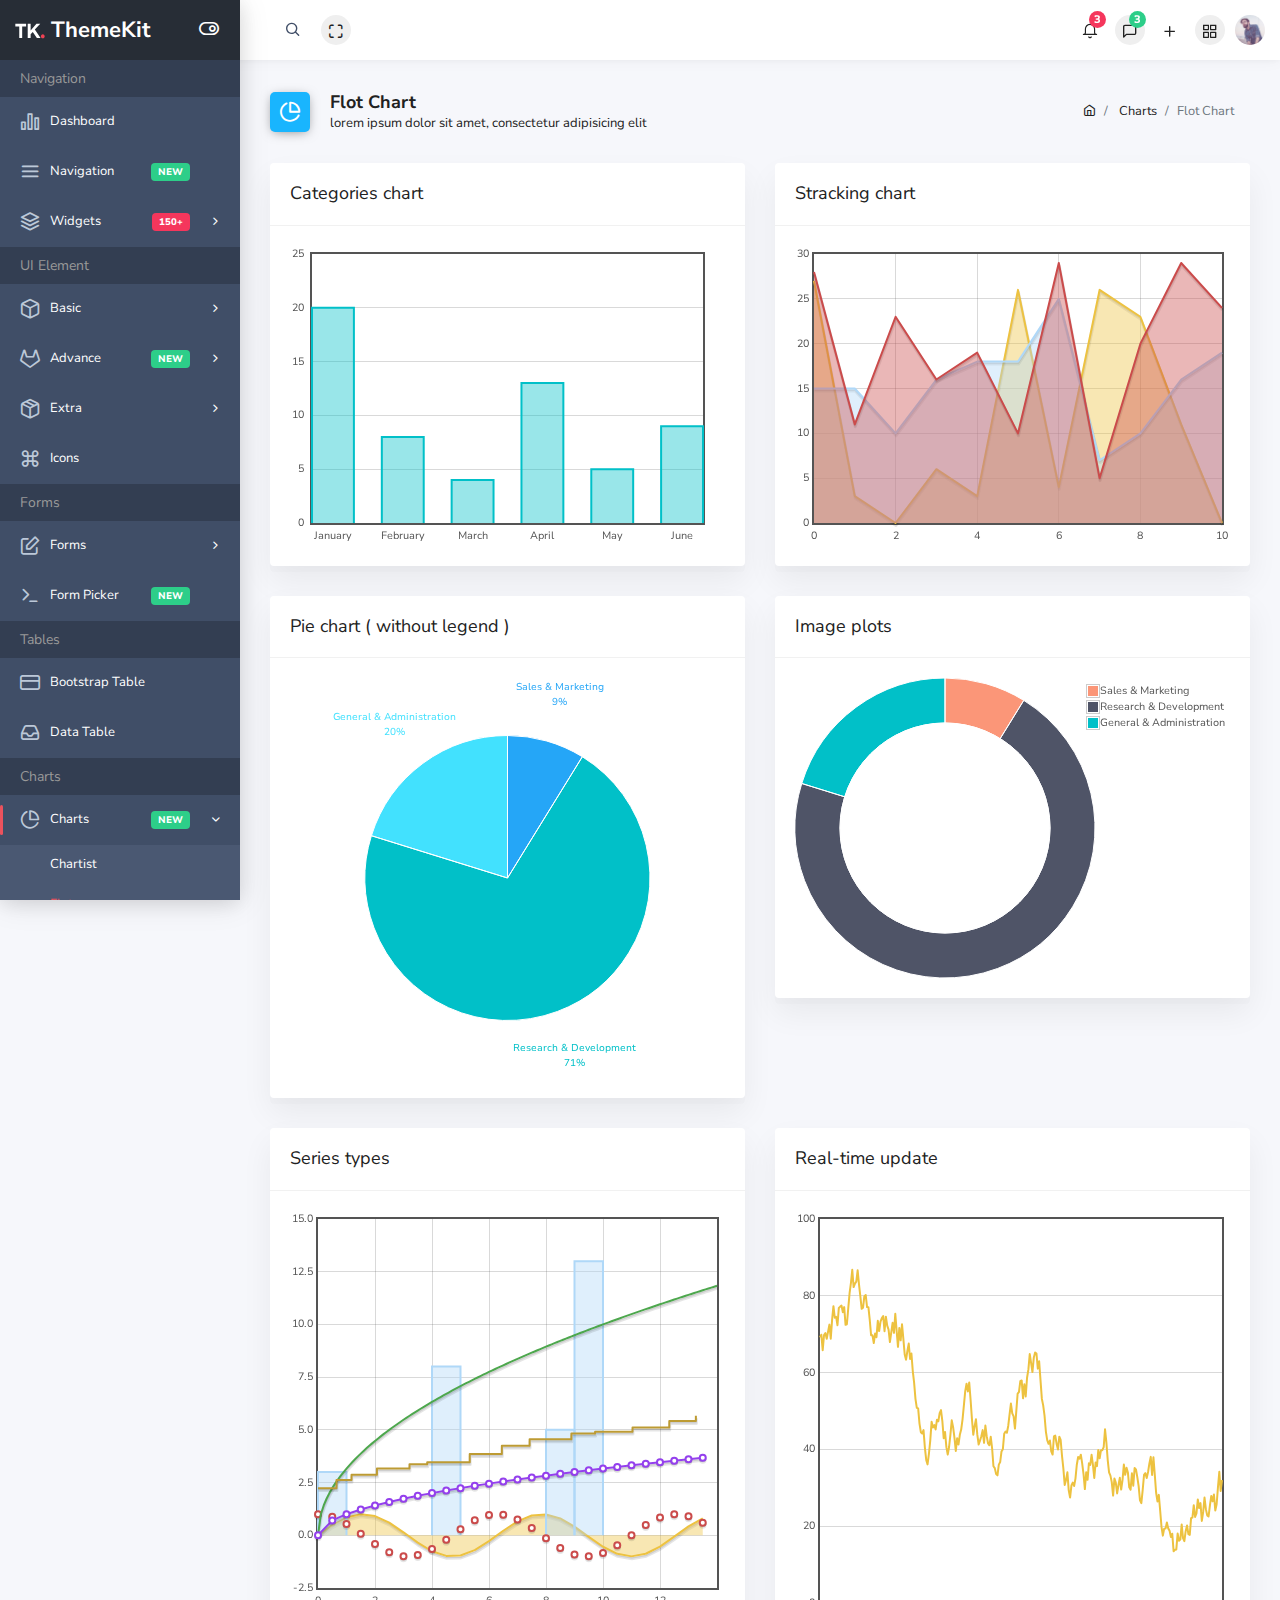
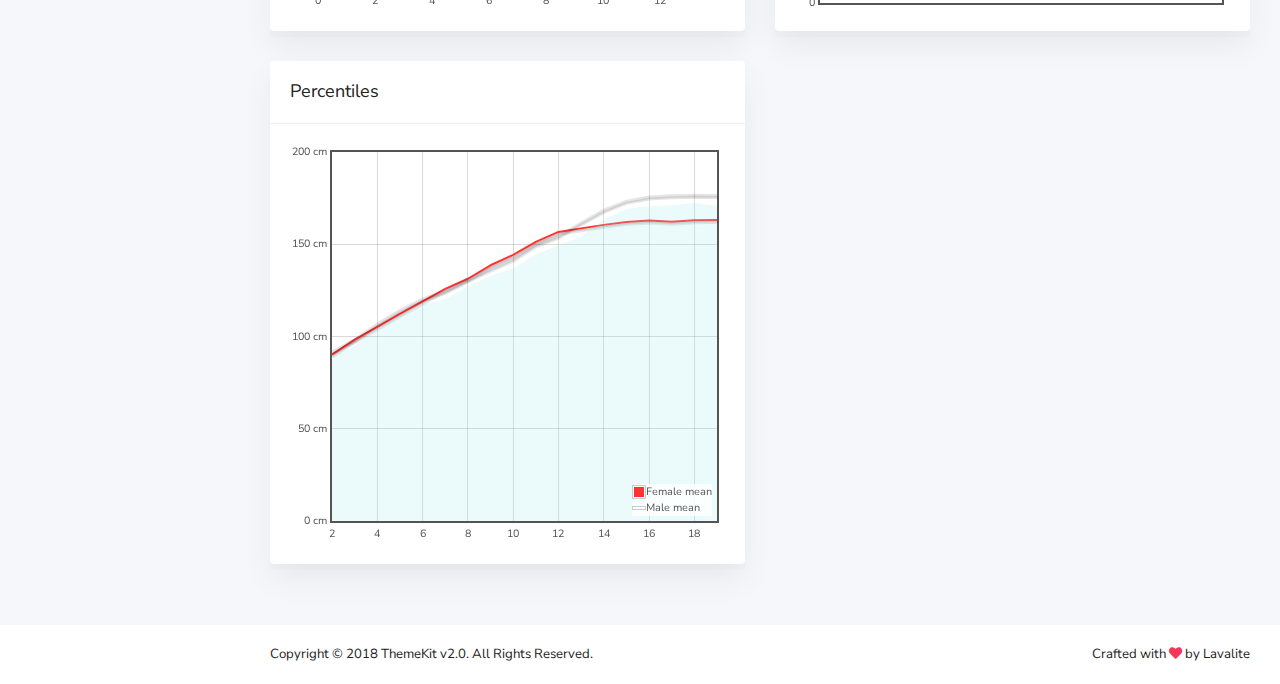
<file: public/template/pages/charts-flot.html>
<!doctype html>
<html class="no-js" lang="en">
    <head>
        <meta charset="utf-8">
        <meta http-equiv="x-ua-compatible" content="ie=edge">
        <title>Flot Chart | ThemeKit - Admin Template</title>
        <meta name="description" content="">
        <meta name="keywords" content="">
        <meta name="viewport" content="width=device-width, initial-scale=1">
        
        <link rel="icon" href="../favicon.ico" type="image/x-icon" />

        <link href="https://fonts.googleapis.com/css?family=Nunito+Sans:300,400,600,700,800" rel="stylesheet">
        
        <link rel="stylesheet" href="../plugins/bootstrap/dist/css/bootstrap.min.css">
        <link rel="stylesheet" href="../plugins/fontawesome-free/css/all.min.css">
        <link rel="stylesheet" href="../plugins/ionicons/dist/css/ionicons.min.css">
        <link rel="stylesheet" href="../plugins/icon-kit/dist/css/iconkit.min.css">
        <link rel="stylesheet" href="../plugins/perfect-scrollbar/css/perfect-scrollbar.css">
        <link rel="stylesheet" href="../dist/css/theme.min.css">
        <script src="../src/js/vendor/modernizr-2.8.3.min.js"></script>
    </head>

    <body>
        <!--[if lt IE 8]>
            <p class="browserupgrade">You are using an <strong>outdated</strong> browser. Please <a href="http://browsehappy.com/">upgrade your browser</a> to improve your experience.</p>
        <![endif]-->

        <div class="wrapper">
            <header class="header-top" header-theme="light">
                <div class="container-fluid">
                    <div class="d-flex justify-content-between">
                        <div class="top-menu d-flex align-items-center">
                            <button type="button" class="btn-icon mobile-nav-toggle d-lg-none"><span></span></button>
                            <div class="header-search">
                                <div class="input-group">
                                    <span class="input-group-addon search-close"><i class="ik ik-x"></i></span>
                                    <input type="text" class="form-control">
                                    <span class="input-group-addon search-btn"><i class="ik ik-search"></i></span>
                                </div>
                            </div>
                            <button type="button" id="navbar-fullscreen" class="nav-link"><i class="ik ik-maximize"></i></button>
                        </div>
                        <div class="top-menu d-flex align-items-center">
                            <div class="dropdown">
                                <a class="nav-link dropdown-toggle" href="#" id="notiDropdown" role="button" data-toggle="dropdown" aria-haspopup="true" aria-expanded="false"><i class="ik ik-bell"></i><span class="badge bg-danger">3</span></a>
                                <div class="dropdown-menu dropdown-menu-right notification-dropdown" aria-labelledby="notiDropdown">
                                    <h4 class="header">Notifications</h4>
                                    <div class="notifications-wrap">
                                        <a href="#" class="media">
                                            <span class="d-flex">
                                                <i class="ik ik-check"></i> 
                                            </span>
                                            <span class="media-body">
                                                <span class="heading-font-family media-heading">Invitation accepted</span> 
                                                <span class="media-content">Your have been Invited ...</span>
                                            </span>
                                        </a>
                                        <a href="#" class="media">
                                            <span class="d-flex">
                                                <img src="../img/users/1.jpg" class="rounded-circle" alt="">
                                            </span>
                                            <span class="media-body">
                                                <span class="heading-font-family media-heading">Steve Smith</span> 
                                                <span class="media-content">I slowly updated projects</span>
                                            </span>
                                        </a>
                                        <a href="#" class="media">
                                            <span class="d-flex">
                                                <i class="ik ik-calendar"></i> 
                                            </span>
                                            <span class="media-body">
                                                <span class="heading-font-family media-heading">To Do</span> 
                                                <span class="media-content">Meeting with Nathan on Friday 8 AM ...</span>
                                            </span>
                                        </a>
                                    </div>
                                    <div class="footer"><a href="javascript:void(0);">See all activity</a></div>
                                </div>
                            </div>
                            <button type="button" class="nav-link ml-10 right-sidebar-toggle"><i class="ik ik-message-square"></i><span class="badge bg-success">3</span></button>
                            <div class="dropdown">
                                <a class="nav-link dropdown-toggle" href="#" id="menuDropdown" role="button" data-toggle="dropdown" aria-haspopup="true" aria-expanded="false"><i class="ik ik-plus"></i></a>
                                <div class="dropdown-menu dropdown-menu-right menu-grid" aria-labelledby="menuDropdown">
                                    <a class="dropdown-item" href="#" data-toggle="tooltip" data-placement="top" title="Dashboard"><i class="ik ik-bar-chart-2"></i></a>
                                    <a class="dropdown-item" href="#" data-toggle="tooltip" data-placement="top" title="Message"><i class="ik ik-mail"></i></a>
                                    <a class="dropdown-item" href="#" data-toggle="tooltip" data-placement="top" title="Accounts"><i class="ik ik-users"></i></a>
                                    <a class="dropdown-item" href="#" data-toggle="tooltip" data-placement="top" title="Sales"><i class="ik ik-shopping-cart"></i></a>
                                    <a class="dropdown-item" href="#" data-toggle="tooltip" data-placement="top" title="Purchase"><i class="ik ik-briefcase"></i></a>
                                    <a class="dropdown-item" href="#" data-toggle="tooltip" data-placement="top" title="Pages"><i class="ik ik-clipboard"></i></a>
                                    <a class="dropdown-item" href="#" data-toggle="tooltip" data-placement="top" title="Chats"><i class="ik ik-message-square"></i></a>
                                    <a class="dropdown-item" href="#" data-toggle="tooltip" data-placement="top" title="Contacts"><i class="ik ik-map-pin"></i></a>
                                    <a class="dropdown-item" href="#" data-toggle="tooltip" data-placement="top" title="Blocks"><i class="ik ik-inbox"></i></a>
                                    <a class="dropdown-item" href="#" data-toggle="tooltip" data-placement="top" title="Events"><i class="ik ik-calendar"></i></a>
                                    <a class="dropdown-item" href="#" data-toggle="tooltip" data-placement="top" title="Notifications"><i class="ik ik-bell"></i></a>
                                    <a class="dropdown-item" href="#" data-toggle="tooltip" data-placement="top" title="More"><i class="ik ik-more-horizontal"></i></a>
                                </div>
                            </div>
                            <button type="button" class="nav-link ml-10" id="apps_modal_btn" data-toggle="modal" data-target="#appsModal"><i class="ik ik-grid"></i></button>
                            <div class="dropdown">
                                <a class="dropdown-toggle" href="#" id="userDropdown" role="button" data-toggle="dropdown" aria-haspopup="true" aria-expanded="false"><img class="avatar" src="../img/user.jpg" alt=""></a>
                                <div class="dropdown-menu dropdown-menu-right" aria-labelledby="userDropdown">
                                    <a class="dropdown-item" href="profile.html"><i class="ik ik-user dropdown-icon"></i> Profile</a>
                                    <a class="dropdown-item" href="#"><i class="ik ik-settings dropdown-icon"></i> Settings</a>
                                    <a class="dropdown-item" href="#"><span class="float-right"><span class="badge badge-primary">6</span></span><i class="ik ik-mail dropdown-icon"></i> Inbox</a>
                                    <a class="dropdown-item" href="#"><i class="ik ik-navigation dropdown-icon"></i> Message</a>
                                    <a class="dropdown-item" href="login.html"><i class="ik ik-power dropdown-icon"></i> Logout</a>
                                </div>
                            </div>

                        </div>
                    </div>
                </div>
            </header>

            <div class="page-wrap">
                <div class="app-sidebar colored">
                    <div class="sidebar-header">
                        <a class="header-brand" href="index.html">
                            <div class="logo-img">
                               <img src="../src/img/brand-white.svg" class="header-brand-img" alt="lavalite"> 
                            </div>
                            <span class="text">ThemeKit</span>
                        </a>
                        <button type="button" class="nav-toggle"><i data-toggle="expanded" class="ik ik-toggle-right toggle-icon"></i></button>
                        <button id="sidebarClose" class="nav-close"><i class="ik ik-x"></i></button>
                    </div>
                    
                    <div class="sidebar-content">
                        <div class="nav-container">
                            <nav id="main-menu-navigation" class="navigation-main">
                                <div class="nav-lavel">Navigation</div>
                                <div class="nav-item">
                                    <a href="../index.html"><i class="ik ik-bar-chart-2"></i><span>Dashboard</span></a>
                                </div>
                                <div class="nav-item">
                                    <a href="navbar.html"><i class="ik ik-menu"></i><span>Navigation</span> <span class="badge badge-success">New</span></a>
                                </div>
                                <div class="nav-item has-sub">
                                    <a href="javascript:void(0)"><i class="ik ik-layers"></i><span>Widgets</span> <span class="badge badge-danger">150+</span></a>
                                    <div class="submenu-content">
                                        <a href="widgets.html" class="menu-item">Basic</a>
                                        <a href="widget-statistic.html" class="menu-item">Statistic</a>
                                        <a href="widget-data.html" class="menu-item">Data</a>
                                        <a href="widget-chart.html" class="menu-item">Chart Widget</a>
                                    </div>
                                </div>
                                <div class="nav-lavel">UI Element</div>
                                <div class="nav-item has-sub">
                                    <a href="#"><i class="ik ik-box"></i><span>Basic</span></a>
                                    <div class="submenu-content">
                                        <a href="ui/alerts.html" class="menu-item">Alerts</a>
                                        <a href="ui/badges.html" class="menu-item">Badges</a>
                                        <a href="ui/buttons.html" class="menu-item">Buttons</a>
                                        <a href="ui/navigation.html" class="menu-item">Navigation</a>
                                    </div>
                                </div>
                                <div class="nav-item has-sub">
                                    <a href="#"><i class="ik ik-gitlab"></i><span>Advance</span> <span class="badge badge-success">New</span></a>
                                    <div class="submenu-content">
                                        <a href="ui/modals.html" class="menu-item">Modals</a>
                                        <a href="ui/notifications.html" class="menu-item">Notifications</a>
                                        <a href="ui/carousel.html" class="menu-item">Slider</a>
                                        <a href="ui/range-slider.html" class="menu-item">Range Slider</a>
                                        <a href="ui/rating.html" class="menu-item">Rating</a>
                                    </div>
                                </div>
                                <div class="nav-item has-sub">
                                    <a href="#"><i class="ik ik-package"></i><span>Extra</span></a>
                                    <div class="submenu-content">
                                        <a href="ui/session-timeout.html" class="menu-item">Session Timeout</a>
                                    </div>
                                </div>
                                <div class="nav-item">
                                    <a href="ui/icons.html"><i class="ik ik-command"></i><span>Icons</span></a>
                                </div>
                                <div class="nav-lavel">Forms</div>
                                <div class="nav-item has-sub">
                                    <a href="#"><i class="ik ik-edit"></i><span>Forms</span></a>
                                    <div class="submenu-content">
                                        <a href="form-components.html" class="menu-item">Components</a>
                                        <a href="form-addon.html" class="menu-item">Add-On</a>
                                        <a href="form-advance.html" class="menu-item">Advance</a>
                                    </div>
                                </div>
                                <div class="nav-item">
                                    <a href="form-picker.html"><i class="ik ik-terminal"></i><span>Form Picker</span> <span class="badge badge-success">New</span></a>
                                </div>

                                <div class="nav-lavel">Tables</div>
                                <div class="nav-item">
                                    <a href="table-bootstrap.html"><i class="ik ik-credit-card"></i><span>Bootstrap Table</span></a>
                                </div>
                                <div class="nav-item">
                                    <a href="table-datatable.html"><i class="ik ik-inbox"></i><span>Data Table</span></a>
                                </div>

                                <div class="nav-lavel">Charts</div>
                                <div class="nav-item has-sub active open">
                                    <a href="#"><i class="ik ik-pie-chart"></i><span>Charts</span> <span class="badge badge-success">New</span></a>
                                    <div class="submenu-content">
                                        <a href="charts-chartist.html" class="menu-item">Chartist</a>
                                        <a href="charts-flot.html" class="menu-item active">Flot</a>
                                        <a href="charts-knob.html" class="menu-item">Knob</a>
                                        <a href="charts-amcharts.html" class="menu-item">Amcharts</a>
                                    </div>
                                </div>

                                <div class="nav-lavel">Apps</div>
                                <div class="nav-item">
                                    <a href="calendar.html"><i class="ik ik-calendar"></i><span>Calendar</span></a>
                                </div>
                                <div class="nav-item">
                                    <a href="taskboard.html"><i class="ik ik-server"></i><span>Taskboard</span></a>
                                </div>

                                <div class="nav-lavel">Pages</div>

                                <div class="nav-item has-sub">
                                    <a href="#"><i class="ik ik-lock"></i><span>Authentication</span></a>
                                    <div class="submenu-content">
                                        <a href="login.html" class="menu-item">Login</a>
                                        <a href="register.html" class="menu-item">Register</a>
                                        <a href="forgot-password.html" class="menu-item">Forgot Password</a>
                                    </div>
                                </div>
                                <div class="nav-item has-sub">
                                    <a href="#"><i class="ik ik-file-text"></i><span>Other</span></a>
                                    <div class="submenu-content">
                                        <a href="profile.html" class="menu-item">Profile</a>
                                        <a href="invoice.html" class="menu-item">Invoice</a>
                                    </div>
                                </div>
                                <div class="nav-item">
                                    <a href="layouts.html"><i class="ik ik-layout"></i><span>Layouts</span><span class="badge badge-success">New</span></a>
                                </div>
                                <div class="nav-lavel">Other</div>
                                <div class="nav-item has-sub">
                                    <a href="javascript:void(0)"><i class="ik ik-list"></i><span>Menu Levels</span></a>
                                    <div class="submenu-content">
                                        <a href="javascript:void(0)" class="menu-item">Menu Level 2.1</a>
                                        <div class="nav-item has-sub">
                                            <a href="javascript:void(0)" class="menu-item">Menu Level 2.2</a>
                                            <div class="submenu-content">
                                                <a href="javascript:void(0)" class="menu-item">Menu Level 3.1</a>
                                            </div>
                                        </div>
                                        <a href="javascript:void(0)" class="menu-item">Menu Level 2.3</a>
                                    </div>
                                </div>
                                <div class="nav-item">
                                    <a href="javascript:void(0)" class="disabled"><i class="ik ik-slash"></i><span>Disabled Menu</span></a>
                                </div>
                                <div class="nav-item">
                                    <a href="javascript:void(0)"><i class="ik ik-award"></i><span>Sample Page</span></a>
                                </div>
                                <div class="nav-lavel">Support</div>
                                <div class="nav-item">
                                    <a href="javascript:void(0)"><i class="ik ik-monitor"></i><span>Documentation</span></a>
                                </div>
                                <div class="nav-item">
                                    <a href="javascript:void(0)"><i class="ik ik-help-circle"></i><span>Submit Issue</span></a>
                                </div>
                            </nav>
                        </div>
                    </div>
                </div>
                <div class="main-content">
                    <div class="container-fluid">
                        <div class="page-header">
                            <div class="row align-items-end">
                                <div class="col-lg-8">
                                    <div class="page-header-title">
                                        <i class="ik ik-pie-chart bg-blue"></i>
                                        <div class="d-inline">
                                            <h5>Flot Chart</h5>
                                            <span>lorem ipsum dolor sit amet, consectetur adipisicing elit</span>
                                        </div>
                                    </div>
                                </div>
                                <div class="col-lg-4">
                                    <nav class="breadcrumb-container" aria-label="breadcrumb">
                                        <ol class="breadcrumb">
                                            <li class="breadcrumb-item">
                                                <a href="../index.html"><i class="ik ik-home"></i></a>
                                            </li>
                                            <li class="breadcrumb-item">
                                                <a href="#">Charts</a>
                                            </li>
                                            <li class="breadcrumb-item active" aria-current="page">Flot Chart</li>
                                        </ol>
                                    </nav>
                                </div>
                            </div>
                        </div>


                        <div class="row">
                            <div class="col-md-12 col-lg-6">
                                <div class="card">
                                    <div class="card-header">
                                        <h3>Categories chart</h3>
                                    </div>
                                    <div class="card-block">
                                        <div id="placeholder" class="demo-placeholder" style="height:300px;"></div>
                                    </div>
                                </div>
                            </div>
                            <div class="col-md-12 col-lg-6">
                                <div class="card">
                                    <div class="card-header">
                                        <h3>Stracking chart</h3>
                                    </div>
                                    <div class="card-block">
                                        <div id="placeholder1" class="demo-placeholder" style="height:300px;"></div>
                                    </div>
                                </div>
                            </div>
                            <div class="col-md-12 col-lg-6">
                                <div class="card">
                                    <div class="card-header">
                                        <h3>Pie chart ( without legend )</h3>
                                    </div>
                                    <div class="card-block">
                                        <div id="placeholder2" class="demo-placeholder" style="height: 400px;"></div>
                                    </div>
                                </div>
                            </div>
                            <div class="col-md-12 col-lg-6">
                                <div class="card">
                                    <div class="card-header">
                                        <h3>Image plots</h3>
                                    </div>
                                    <div class="card-block">
                                        <div id="placeholder3" class="demo-placeholder" style="height:300px;"></div>
                                    </div>
                                </div>
                            </div>
                            <div class="col-md-12 col-lg-6">
                                <div class="card">
                                    <div class="card-header">
                                        <h3>Series types</h3>
                                    </div>
                                    <div class="card-block">
                                        <div id="seriestypes" class="demo-placeholder" style="height:400px;"></div>
                                    </div>
                                </div>
                            </div>
                            <div class="col-md-12 col-lg-6">
                                <div class="card">
                                    <div class="card-header">
                                        <h3>Real-time update</h3>
                                    </div>
                                    <div class="card-block">
                                        <div id="realtimeupdate" class="demo-placeholder" style="height:400px;"></div>
                                    </div>
                                </div>
                            </div>
                            <div class="col-md-12 col-lg-6">
                                <div class="card">
                                    <div class="card-header">
                                        <h3>Percentiles</h3>
                                    </div>
                                    <div class="card-block">
                                        <div id="percentiles" class="demo-placeholder" style="height:400px;"></div>
                                    </div>
                                </div>
                            </div>
                        </div>
                    </div>
                </div>
                <aside class="right-sidebar">
                    <div class="sidebar-chat" data-plugin="chat-sidebar">
                        <div class="sidebar-chat-info">
                            <h6>Chat List</h6>
                            <form class="mr-t-10">
                                <div class="form-group">
                                    <input type="text" class="form-control" placeholder="Search for friends ..."> 
                                    <i class="ik ik-search"></i>
                                </div>
                            </form>
                        </div>
                        <div class="chat-list">
                            <div class="list-group row">
                                <a href="javascript:void(0)" class="list-group-item" data-chat-user="Gene Newman">
                                    <figure class="user--online">
                                        <img src="../img/users/1.jpg" class="rounded-circle" alt="">
                                    </figure><span><span class="name">Gene Newman</span>  <span class="username">@gene_newman</span> </span>
                                </a>
                                <a href="javascript:void(0)" class="list-group-item" data-chat-user="Billy Black">
                                    <figure class="user--online">
                                        <img src="../img/users/2.jpg" class="rounded-circle" alt="">
                                    </figure><span><span class="name">Billy Black</span>  <span class="username">@billyblack</span> </span>
                                </a>
                                <a href="javascript:void(0)" class="list-group-item" data-chat-user="Herbert Diaz">
                                    <figure class="user--online">
                                        <img src="../img/users/3.jpg" class="rounded-circle" alt="">
                                    </figure><span><span class="name">Herbert Diaz</span>  <span class="username">@herbert</span> </span>
                                </a>
                                <a href="javascript:void(0)" class="list-group-item" data-chat-user="Sylvia Harvey">
                                    <figure class="user--busy">
                                        <img src="../img/users/4.jpg" class="rounded-circle" alt="">
                                    </figure><span><span class="name">Sylvia Harvey</span>  <span class="username">@sylvia</span> </span>
                                </a>
                                <a href="javascript:void(0)" class="list-group-item active" data-chat-user="Marsha Hoffman">
                                    <figure class="user--busy">
                                        <img src="../img/users/5.jpg" class="rounded-circle" alt="">
                                    </figure><span><span class="name">Marsha Hoffman</span>  <span class="username">@m_hoffman</span> </span>
                                </a>
                                <a href="javascript:void(0)" class="list-group-item" data-chat-user="Mason Grant">
                                    <figure class="user--offline">
                                        <img src="../img/users/1.jpg" class="rounded-circle" alt="">
                                    </figure><span><span class="name">Mason Grant</span>  <span class="username">@masongrant</span> </span>
                                </a>
                                <a href="javascript:void(0)" class="list-group-item" data-chat-user="Shelly Sullivan">
                                    <figure class="user--offline">
                                        <img src="../img/users/2.jpg" class="rounded-circle" alt="">
                                    </figure><span><span class="name">Shelly Sullivan</span>  <span class="username">@shelly</span></span>
                                </a>
                            </div>
                        </div>
                    </div>
                </aside>

                <div class="chat-panel" hidden>
                    <div class="card">
                        <div class="card-header d-flex justify-content-between">
                            <a href="javascript:void(0);"><i class="ik ik-message-square text-success"></i></a>  
                            <span class="user-name">John Doe</span> 
                            <button type="button" class="close" aria-label="Close"><span aria-hidden="true">×</span></button>
                        </div>
                        <div class="card-body">
                            <div class="widget-chat-activity flex-1">
                                <div class="messages">
                                    <div class="message media reply">
                                        <figure class="user--online">
                                            <a href="#">
                                                <img src="../img/users/3.jpg" class="rounded-circle" alt="">
                                            </a>
                                        </figure>
                                        <div class="message-body media-body">
                                            <p>Epic Cheeseburgers come in all kind of styles.</p>
                                        </div>
                                    </div>
                                    <div class="message media">
                                        <figure class="user--online">
                                            <a href="#">
                                                <img src="../img/users/1.jpg" class="rounded-circle" alt="">
                                            </a>
                                        </figure>
                                        <div class="message-body media-body">
                                            <p>Cheeseburgers make your knees weak.</p>
                                        </div>
                                    </div>
                                    <div class="message media reply">
                                        <figure class="user--offline">
                                            <a href="#">
                                                <img src="../img/users/5.jpg" class="rounded-circle" alt="">
                                            </a>
                                        </figure>
                                        <div class="message-body media-body">
                                            <p>Cheeseburgers will never let you down.</p>
                                            <p>They'll also never run around or desert you.</p>
                                        </div>
                                    </div>
                                    <div class="message media">
                                        <figure class="user--online">
                                            <a href="#">
                                                <img src="../img/users/1.jpg" class="rounded-circle" alt="">
                                            </a>
                                        </figure>
                                        <div class="message-body media-body">
                                            <p>A great cheeseburger is a gastronomical event.</p>
                                        </div>
                                    </div>
                                    <div class="message media reply">
                                        <figure class="user--busy">
                                            <a href="#">
                                                <img src="../img/users/5.jpg" class="rounded-circle" alt="">
                                            </a>
                                        </figure>
                                        <div class="message-body media-body">
                                            <p>There's a cheesy incarnation waiting for you no matter what you palete preferences are.</p>
                                        </div>
                                    </div>
                                    <div class="message media">
                                        <figure class="user--online">
                                            <a href="#">
                                                <img src="../img/users/1.jpg" class="rounded-circle" alt="">
                                            </a>
                                        </figure>
                                        <div class="message-body media-body">
                                            <p>If you are a vegan, we are sorry for you loss.</p>
                                        </div>
                                    </div>
                                </div>
                            </div>
                        </div>
                        <form action="javascript:void(0)" class="card-footer" method="post">
                            <div class="d-flex justify-content-end">
                                <textarea class="border-0 flex-1" rows="1" placeholder="Type your message here"></textarea>
                                <button class="btn btn-icon" type="submit"><i class="ik ik-arrow-right text-success"></i></button>
                            </div>
                        </form>
                    </div>
                </div>
                <footer class="footer">
                    <div class="w-100 clearfix">
                        <span class="text-center text-sm-left d-md-inline-block">Copyright © 2018 ThemeKit v2.0. All Rights Reserved.</span>
                        <span class="float-none float-sm-right mt-1 mt-sm-0 text-center">Crafted with <i class="fa fa-heart text-danger"></i> by <a href="http://lavalite.org/" class="text-dark" target="_blank">Lavalite</a></span>
                    </div>
                </footer>
            </div>
        </div>
        
        
        

        <div class="modal fade apps-modal" id="appsModal" tabindex="-1" role="dialog" aria-labelledby="appsModalLabel" aria-hidden="true" data-backdrop="false">
            <button type="button" class="close" data-dismiss="modal" aria-label="Close"><i class="ik ik-x-circle"></i></button>
            <div class="modal-dialog modal-dialog-centered" role="document">
                <div class="modal-content">
                    <div class="quick-search">
                        <div class="container">
                            <div class="row">
                                <div class="col-md-4 ml-auto mr-auto">
                                    <div class="input-wrap">
                                        <input type="text" id="quick-search" class="form-control" placeholder="Search..." />
                                        <i class="ik ik-search"></i>
                                    </div>
                                </div>
                            </div>
                        </div>
                    </div>
                    <div class="modal-body d-flex align-items-center">
                        <div class="container">
                            <div class="apps-wrap">
                                <div class="app-item">
                                    <a href="#"><i class="ik ik-bar-chart-2"></i><span>Dashboard</span></a>
                                </div>
                                <div class="app-item">
                                    <a href="#"><i class="ik ik-mail"></i><span>Message</span></a>
                                </div>
                                <div class="app-item">
                                    <a href="#"><i class="ik ik-users"></i><span>Accounts</span></a>
                                </div>
                                <div class="app-item">
                                    <a href="#"><i class="ik ik-shopping-cart"></i><span>Sales</span></a>
                                </div>
                                <div class="app-item">
                                    <a href="#"><i class="ik ik-briefcase"></i><span>Purchase</span></a>
                                </div>
                                <div class="app-item">
                                    <a href="#"><i class="ik ik-server"></i><span>Menus</span></a>
                                </div>
                                <div class="app-item">
                                    <a href="#"><i class="ik ik-clipboard"></i><span>Pages</span></a>
                                </div>
                                <div class="app-item">
                                    <a href="#"><i class="ik ik-message-square"></i><span>Chats</span></a>
                                </div>
                                <div class="app-item">
                                    <a href="#"><i class="ik ik-map-pin"></i><span>Contacts</span></a>
                                </div>
                                <div class="app-item">
                                    <a href="#"><i class="ik ik-box"></i><span>Blocks</span></a>
                                </div>
                                <div class="app-item">
                                    <a href="#"><i class="ik ik-calendar"></i><span>Events</span></a>
                                </div>
                                <div class="app-item">
                                    <a href="#"><i class="ik ik-bell"></i><span>Notifications</span></a>
                                </div>
                                <div class="app-item">
                                    <a href="#"><i class="ik ik-pie-chart"></i><span>Reports</span></a>
                                </div>
                                <div class="app-item">
                                    <a href="#"><i class="ik ik-layers"></i><span>Tasks</span></a>
                                </div>
                                <div class="app-item">
                                    <a href="#"><i class="ik ik-edit"></i><span>Blogs</span></a>
                                </div>
                                <div class="app-item">
                                    <a href="#"><i class="ik ik-settings"></i><span>Settings</span></a>
                                </div>
                                <div class="app-item">
                                    <a href="#"><i class="ik ik-more-horizontal"></i><span>More</span></a>
                                </div>
                            </div>
                        </div>
                    </div>
                </div>
            </div>
        </div>
        
        <script src="https://code.jquery.com/jquery-3.3.1.min.js"></script>
        <script>window.jQuery || document.write('<script src="../src/js/vendor/jquery-3.3.1.min.js"><\/script>')</script>
        <script src="../plugins/popper.js/dist/umd/popper.min.js"></script>
        <script src="../plugins/bootstrap/dist/js/bootstrap.min.js"></script>
        <script src="../plugins/perfect-scrollbar/dist/perfect-scrollbar.min.js"></script>
        <script src="../plugins/screenfull/dist/screenfull.js"></script>
        <script src="../plugins/flot-charts/jquery.flot.js"></script>
        <script src="../plugins/flot-charts/jquery.flot.categories.js"></script>
        <script src="../plugins/flot-charts/jquery.flot.pie.js"></script>
        <script src="../plugins/flot-charts/curvedLines.js"></script>
        <script src="../plugins/flot-charts/jquery.flot.tooltip.min.js"></script>
        <script src="../dist/js/theme.min.js"></script>
        <script src="../js/chart-flot.js"></script>
        <!-- Google Analytics: change UA-XXXXX-X to be your site's ID. -->
        <script>
            (function(b,o,i,l,e,r){b.GoogleAnalyticsObject=l;b[l]||(b[l]=
            function(){(b[l].q=b[l].q||[]).push(arguments)});b[l].l=+new Date;
            e=o.createElement(i);r=o.getElementsByTagName(i)[0];
            e.src='https://www.google-analytics.com/analytics.js';
            r.parentNode.insertBefore(e,r)}(window,document,'script','ga'));
            ga('create','UA-XXXXX-X','auto');ga('send','pageview');
        </script>
    </body>
</html>
</file>
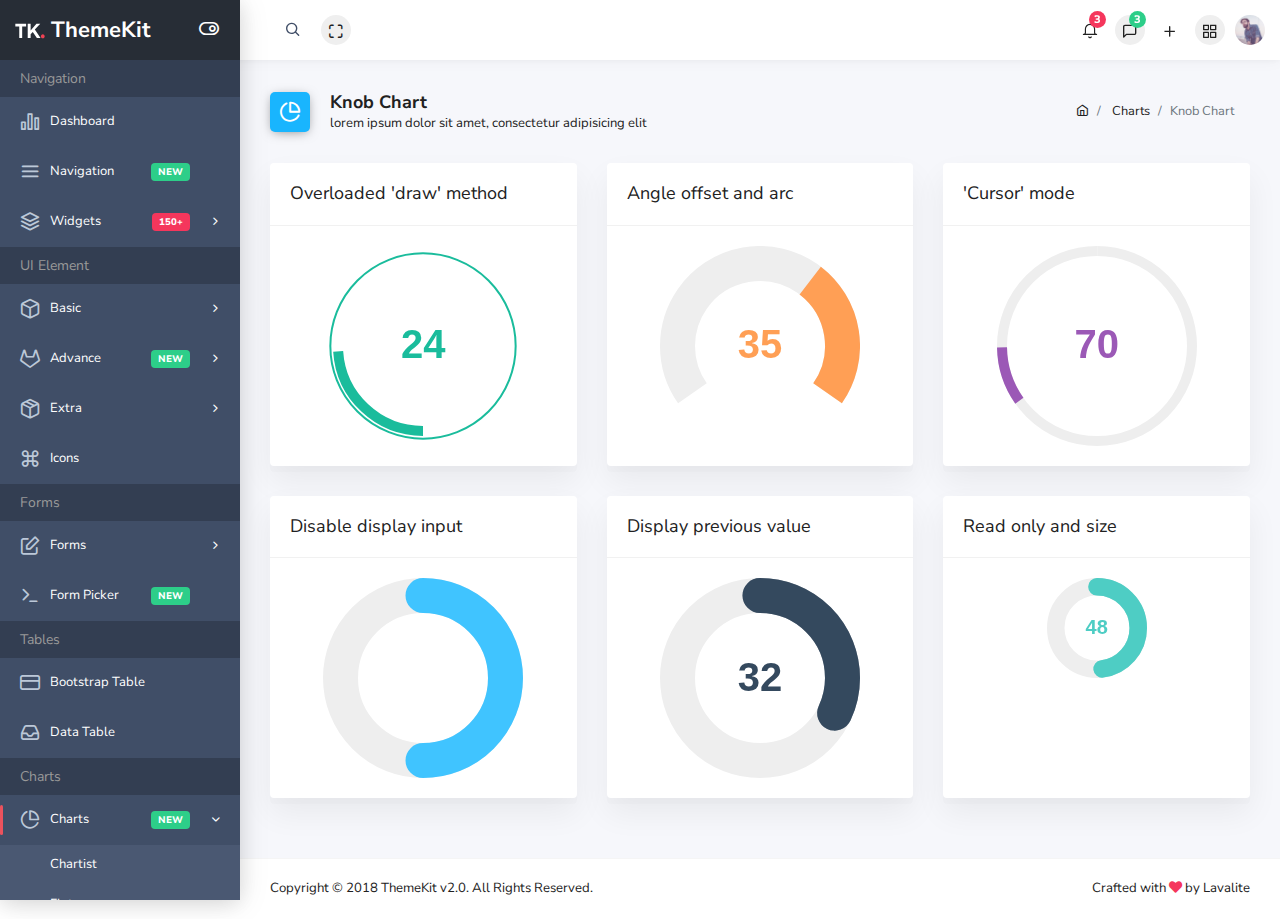
<file: public/template/pages/charts-knob.html>
<!doctype html>
<html class="no-js" lang="en">
    <head>
        <meta charset="utf-8">
        <meta http-equiv="x-ua-compatible" content="ie=edge">
        <title>Knob Chart | ThemeKit - Admin Template</title>
        <meta name="description" content="">
        <meta name="keywords" content="">
        <meta name="viewport" content="width=device-width, initial-scale=1">
        
        <link rel="icon" href="../favicon.ico" type="image/x-icon" />

        <link href="https://fonts.googleapis.com/css?family=Nunito+Sans:300,400,600,700,800" rel="stylesheet">
        
        <link rel="stylesheet" href="../plugins/bootstrap/dist/css/bootstrap.min.css">
        <link rel="stylesheet" href="../plugins/fontawesome-free/css/all.min.css">
        <link rel="stylesheet" href="../plugins/ionicons/dist/css/ionicons.min.css">
        <link rel="stylesheet" href="../plugins/icon-kit/dist/css/iconkit.min.css">
        <link rel="stylesheet" href="../plugins/perfect-scrollbar/css/perfect-scrollbar.css">
        <link rel="stylesheet" href="../dist/css/theme.min.css">
        <script src="../src/js/vendor/modernizr-2.8.3.min.js"></script>
    </head>

    <body>
        <!--[if lt IE 8]>
            <p class="browserupgrade">You are using an <strong>outdated</strong> browser. Please <a href="http://browsehappy.com/">upgrade your browser</a> to improve your experience.</p>
        <![endif]-->

        <div class="wrapper">
            <header class="header-top" header-theme="light">
                <div class="container-fluid">
                    <div class="d-flex justify-content-between">
                        <div class="top-menu d-flex align-items-center">
                            <button type="button" class="btn-icon mobile-nav-toggle d-lg-none"><span></span></button>
                            <div class="header-search">
                                <div class="input-group">
                                    <span class="input-group-addon search-close"><i class="ik ik-x"></i></span>
                                    <input type="text" class="form-control">
                                    <span class="input-group-addon search-btn"><i class="ik ik-search"></i></span>
                                </div>
                            </div>
                            <button type="button" id="navbar-fullscreen" class="nav-link"><i class="ik ik-maximize"></i></button>
                        </div>
                        <div class="top-menu d-flex align-items-center">
                            <div class="dropdown">
                                <a class="nav-link dropdown-toggle" href="#" id="notiDropdown" role="button" data-toggle="dropdown" aria-haspopup="true" aria-expanded="false"><i class="ik ik-bell"></i><span class="badge bg-danger">3</span></a>
                                <div class="dropdown-menu dropdown-menu-right notification-dropdown" aria-labelledby="notiDropdown">
                                    <h4 class="header">Notifications</h4>
                                    <div class="notifications-wrap">
                                        <a href="#" class="media">
                                            <span class="d-flex">
                                                <i class="ik ik-check"></i> 
                                            </span>
                                            <span class="media-body">
                                                <span class="heading-font-family media-heading">Invitation accepted</span> 
                                                <span class="media-content">Your have been Invited ...</span>
                                            </span>
                                        </a>
                                        <a href="#" class="media">
                                            <span class="d-flex">
                                                <img src="../img/users/1.jpg" class="rounded-circle" alt="">
                                            </span>
                                            <span class="media-body">
                                                <span class="heading-font-family media-heading">Steve Smith</span> 
                                                <span class="media-content">I slowly updated projects</span>
                                            </span>
                                        </a>
                                        <a href="#" class="media">
                                            <span class="d-flex">
                                                <i class="ik ik-calendar"></i> 
                                            </span>
                                            <span class="media-body">
                                                <span class="heading-font-family media-heading">To Do</span> 
                                                <span class="media-content">Meeting with Nathan on Friday 8 AM ...</span>
                                            </span>
                                        </a>
                                    </div>
                                    <div class="footer"><a href="javascript:void(0);">See all activity</a></div>
                                </div>
                            </div>
                            <button type="button" class="nav-link ml-10 right-sidebar-toggle"><i class="ik ik-message-square"></i><span class="badge bg-success">3</span></button>
                            <div class="dropdown">
                                <a class="nav-link dropdown-toggle" href="#" id="menuDropdown" role="button" data-toggle="dropdown" aria-haspopup="true" aria-expanded="false"><i class="ik ik-plus"></i></a>
                                <div class="dropdown-menu dropdown-menu-right menu-grid" aria-labelledby="menuDropdown">
                                    <a class="dropdown-item" href="#" data-toggle="tooltip" data-placement="top" title="Dashboard"><i class="ik ik-bar-chart-2"></i></a>
                                    <a class="dropdown-item" href="#" data-toggle="tooltip" data-placement="top" title="Message"><i class="ik ik-mail"></i></a>
                                    <a class="dropdown-item" href="#" data-toggle="tooltip" data-placement="top" title="Accounts"><i class="ik ik-users"></i></a>
                                    <a class="dropdown-item" href="#" data-toggle="tooltip" data-placement="top" title="Sales"><i class="ik ik-shopping-cart"></i></a>
                                    <a class="dropdown-item" href="#" data-toggle="tooltip" data-placement="top" title="Purchase"><i class="ik ik-briefcase"></i></a>
                                    <a class="dropdown-item" href="#" data-toggle="tooltip" data-placement="top" title="Pages"><i class="ik ik-clipboard"></i></a>
                                    <a class="dropdown-item" href="#" data-toggle="tooltip" data-placement="top" title="Chats"><i class="ik ik-message-square"></i></a>
                                    <a class="dropdown-item" href="#" data-toggle="tooltip" data-placement="top" title="Contacts"><i class="ik ik-map-pin"></i></a>
                                    <a class="dropdown-item" href="#" data-toggle="tooltip" data-placement="top" title="Blocks"><i class="ik ik-inbox"></i></a>
                                    <a class="dropdown-item" href="#" data-toggle="tooltip" data-placement="top" title="Events"><i class="ik ik-calendar"></i></a>
                                    <a class="dropdown-item" href="#" data-toggle="tooltip" data-placement="top" title="Notifications"><i class="ik ik-bell"></i></a>
                                    <a class="dropdown-item" href="#" data-toggle="tooltip" data-placement="top" title="More"><i class="ik ik-more-horizontal"></i></a>
                                </div>
                            </div>
                            <button type="button" class="nav-link ml-10" id="apps_modal_btn" data-toggle="modal" data-target="#appsModal"><i class="ik ik-grid"></i></button>
                            <div class="dropdown">
                                <a class="dropdown-toggle" href="#" id="userDropdown" role="button" data-toggle="dropdown" aria-haspopup="true" aria-expanded="false"><img class="avatar" src="../img/user.jpg" alt=""></a>
                                <div class="dropdown-menu dropdown-menu-right" aria-labelledby="userDropdown">
                                    <a class="dropdown-item" href="profile.html"><i class="ik ik-user dropdown-icon"></i> Profile</a>
                                    <a class="dropdown-item" href="#"><i class="ik ik-settings dropdown-icon"></i> Settings</a>
                                    <a class="dropdown-item" href="#"><span class="float-right"><span class="badge badge-primary">6</span></span><i class="ik ik-mail dropdown-icon"></i> Inbox</a>
                                    <a class="dropdown-item" href="#"><i class="ik ik-navigation dropdown-icon"></i> Message</a>
                                    <a class="dropdown-item" href="login.html"><i class="ik ik-power dropdown-icon"></i> Logout</a>
                                </div>
                            </div>

                        </div>
                    </div>
                </div>
            </header>

            <div class="page-wrap">
                <div class="app-sidebar colored">
                    <div class="sidebar-header">
                        <a class="header-brand" href="index.html">
                            <div class="logo-img">
                               <img src="../src/img/brand-white.svg" class="header-brand-img" alt="lavalite"> 
                            </div>
                            <span class="text">ThemeKit</span>
                        </a>
                        <button type="button" class="nav-toggle"><i data-toggle="expanded" class="ik ik-toggle-right toggle-icon"></i></button>
                        <button id="sidebarClose" class="nav-close"><i class="ik ik-x"></i></button>
                    </div>
                    
                    <div class="sidebar-content">
                        <div class="nav-container">
                            <nav id="main-menu-navigation" class="navigation-main">
                                <div class="nav-lavel">Navigation</div>
                                <div class="nav-item">
                                    <a href="../index.html"><i class="ik ik-bar-chart-2"></i><span>Dashboard</span></a>
                                </div>
                                <div class="nav-item">
                                    <a href="navbar.html"><i class="ik ik-menu"></i><span>Navigation</span> <span class="badge badge-success">New</span></a>
                                </div>
                                <div class="nav-item has-sub">
                                    <a href="javascript:void(0)"><i class="ik ik-layers"></i><span>Widgets</span> <span class="badge badge-danger">150+</span></a>
                                    <div class="submenu-content">
                                        <a href="widgets.html" class="menu-item">Basic</a>
                                        <a href="widget-statistic.html" class="menu-item">Statistic</a>
                                        <a href="widget-data.html" class="menu-item">Data</a>
                                        <a href="widget-chart.html" class="menu-item">Chart Widget</a>
                                    </div>
                                </div>
                                <div class="nav-lavel">UI Element</div>
                                <div class="nav-item has-sub">
                                    <a href="#"><i class="ik ik-box"></i><span>Basic</span></a>
                                    <div class="submenu-content">
                                        <a href="ui/alerts.html" class="menu-item">Alerts</a>
                                        <a href="ui/badges.html" class="menu-item">Badges</a>
                                        <a href="ui/buttons.html" class="menu-item">Buttons</a>
                                        <a href="ui/navigation.html" class="menu-item">Navigation</a>
                                    </div>
                                </div>
                                <div class="nav-item has-sub">
                                    <a href="#"><i class="ik ik-gitlab"></i><span>Advance</span> <span class="badge badge-success">New</span></a>
                                    <div class="submenu-content">
                                        <a href="ui/modals.html" class="menu-item">Modals</a>
                                        <a href="ui/notifications.html" class="menu-item">Notifications</a>
                                        <a href="ui/carousel.html" class="menu-item">Slider</a>
                                        <a href="ui/range-slider.html" class="menu-item">Range Slider</a>
                                        <a href="ui/rating.html" class="menu-item">Rating</a>
                                    </div>
                                </div>
                                <div class="nav-item has-sub">
                                    <a href="#"><i class="ik ik-package"></i><span>Extra</span></a>
                                    <div class="submenu-content">
                                        <a href="ui/session-timeout.html" class="menu-item">Session Timeout</a>
                                    </div>
                                </div>
                                <div class="nav-item">
                                    <a href="ui/icons.html"><i class="ik ik-command"></i><span>Icons</span></a>
                                </div>
                                <div class="nav-lavel">Forms</div>
                                <div class="nav-item has-sub">
                                    <a href="#"><i class="ik ik-edit"></i><span>Forms</span></a>
                                    <div class="submenu-content">
                                        <a href="form-components.html" class="menu-item">Components</a>
                                        <a href="form-addon.html" class="menu-item">Add-On</a>
                                        <a href="form-advance.html" class="menu-item">Advance</a>
                                    </div>
                                </div>
                                <div class="nav-item">
                                    <a href="form-picker.html"><i class="ik ik-terminal"></i><span>Form Picker</span> <span class="badge badge-success">New</span></a>
                                </div>

                                <div class="nav-lavel">Tables</div>
                                <div class="nav-item">
                                    <a href="table-bootstrap.html"><i class="ik ik-credit-card"></i><span>Bootstrap Table</span></a>
                                </div>
                                <div class="nav-item">
                                    <a href="table-datatable.html"><i class="ik ik-inbox"></i><span>Data Table</span></a>
                                </div>

                                <div class="nav-lavel">Charts</div>
                                <div class="nav-item has-sub active open">
                                    <a href="#"><i class="ik ik-pie-chart"></i><span>Charts</span> <span class="badge badge-success">New</span></a>
                                    <div class="submenu-content">
                                        <a href="charts-chartist.html" class="menu-item">Chartist</a>
                                        <a href="charts-flot.html" class="menu-item">Flot</a>
                                        <a href="charts-knob.html" class="menu-item active">Knob</a>
                                        <a href="charts-amcharts.html" class="menu-item">Amcharts</a>
                                    </div>
                                </div>

                                <div class="nav-lavel">Apps</div>
                                <div class="nav-item">
                                    <a href="calendar.html"><i class="ik ik-calendar"></i><span>Calendar</span></a>
                                </div>
                                <div class="nav-item">
                                    <a href="taskboard.html"><i class="ik ik-server"></i><span>Taskboard</span></a>
                                </div>

                                <div class="nav-lavel">Pages</div>

                                <div class="nav-item has-sub">
                                    <a href="#"><i class="ik ik-lock"></i><span>Authentication</span></a>
                                    <div class="submenu-content">
                                        <a href="login.html" class="menu-item">Login</a>
                                        <a href="register.html" class="menu-item">Register</a>
                                        <a href="forgot-password.html" class="menu-item">Forgot Password</a>
                                    </div>
                                </div>
                                <div class="nav-item has-sub">
                                    <a href="#"><i class="ik ik-file-text"></i><span>Other</span></a>
                                    <div class="submenu-content">
                                        <a href="profile.html" class="menu-item">Profile</a>
                                        <a href="invoice.html" class="menu-item">Invoice</a>
                                    </div>
                                </div>
                                <div class="nav-item">
                                    <a href="layouts.html"><i class="ik ik-layout"></i><span>Layouts</span><span class="badge badge-success">New</span></a>
                                </div>
                                <div class="nav-lavel">Other</div>
                                <div class="nav-item has-sub">
                                    <a href="javascript:void(0)"><i class="ik ik-list"></i><span>Menu Levels</span></a>
                                    <div class="submenu-content">
                                        <a href="javascript:void(0)" class="menu-item">Menu Level 2.1</a>
                                        <div class="nav-item has-sub">
                                            <a href="javascript:void(0)" class="menu-item">Menu Level 2.2</a>
                                            <div class="submenu-content">
                                                <a href="javascript:void(0)" class="menu-item">Menu Level 3.1</a>
                                            </div>
                                        </div>
                                        <a href="javascript:void(0)" class="menu-item">Menu Level 2.3</a>
                                    </div>
                                </div>
                                <div class="nav-item">
                                    <a href="javascript:void(0)" class="disabled"><i class="ik ik-slash"></i><span>Disabled Menu</span></a>
                                </div>
                                <div class="nav-item">
                                    <a href="javascript:void(0)"><i class="ik ik-award"></i><span>Sample Page</span></a>
                                </div>
                                <div class="nav-lavel">Support</div>
                                <div class="nav-item">
                                    <a href="javascript:void(0)"><i class="ik ik-monitor"></i><span>Documentation</span></a>
                                </div>
                                <div class="nav-item">
                                    <a href="javascript:void(0)"><i class="ik ik-help-circle"></i><span>Submit Issue</span></a>
                                </div>
                            </nav>
                        </div>
                    </div>
                </div>
                <div class="main-content">
                    <div class="container-fluid">
                        <div class="page-header">
                            <div class="row align-items-end">
                                <div class="col-lg-8">
                                    <div class="page-header-title">
                                        <i class="ik ik-pie-chart bg-blue"></i>
                                        <div class="d-inline">
                                            <h5>Knob Chart</h5>
                                            <span>lorem ipsum dolor sit amet, consectetur adipisicing elit</span>
                                        </div>
                                    </div>
                                </div>
                                <div class="col-lg-4">
                                    <nav class="breadcrumb-container" aria-label="breadcrumb">
                                        <ol class="breadcrumb">
                                            <li class="breadcrumb-item">
                                                <a href="../index.html"><i class="ik ik-home"></i></a>
                                            </li>
                                            <li class="breadcrumb-item">
                                                <a href="#">Charts</a>
                                            </li>
                                            <li class="breadcrumb-item active" aria-current="page">Knob Chart</li>
                                        </ol>
                                    </nav>
                                </div>
                            </div>
                        </div>


                        <div class="row">
                            <div class="col-lg-6 col-xl-4">
                                <div class="card">
                                    <div class="card-header">
                                        <h3>Overloaded 'draw' method</h3>
                                    </div>
                                    <div class="card-block text-center">
                                        <input type="text" class="dial" value="24" data-width="200" data-height="200" data-fgColor="#1abc9c" data-skin="tron" data-thickness=".1" data-angleOffset="180">
                                    </div>
                                </div>
                            </div>
                            <div class="col-lg-6 col-xl-4">
                                <div class="card">
                                    <div class="card-header">
                                        <h3>Angle offset and arc</h3>
                                    </div>
                                    <div class="card-block text-center">
                                        <input type="text" class="dial" value="35" data-width="200" data-height="200" data-fgColor="#FF9F55" data-angleOffset="-125" data-angleArc="250" data-rotation="anticlockwise">
                                    </div>
                                </div>
                            </div>
                            <div class="col-lg-6 col-xl-4">
                                <div class="card">
                                    <div class="card-header">
                                        <h3>'Cursor' mode</h3>
                                    </div>
                                    <div class="card-block text-center">
                                        <input type="text" class="dial" value="70" data-width="200" data-height="200" data-cursor="true" data-thickness=".1" data-fgColor="#9b59b6">
                                    </div>
                                </div>
                            </div>
                            <div class="col-lg-6 col-xl-4">
                                <div class="card">
                                    <div class="card-header">
                                        <h3>Disable display input</h3>
                                    </div>
                                    <div class="card-block text-center">
                                        <input type="text" class="dial" value="50" data-width="200" data-height="200" data-linecap="round" data-displayInput="false" data-fgColor="#40c4ff">
                                    </div>
                                </div>
                            </div>
                            <div class="col-lg-6 col-xl-4">
                                <div class="card">
                                    <div class="card-header">
                                        <h3>Display previous value </h3>
                                    </div>
                                    <div class="card-block text-center">
                                        <input type="text" class="dial" value="32" data-width="200" data-height="200" data-linecap="round" data-displayprevious="true" data-displayInput="true" data-fgColor="#34495e">
                                    </div>
                                </div>
                            </div>
                            <div class="col-lg-6 col-xl-4">
                                <div class="card">
                                    <div class="card-header">
                                        <h3>Read only and size </h3>
                                    </div>
                                    <div class="card-block text-center">
                                        <input type="text" class="dial" value="48" data-width="100" data-height="200" data-linecap="round" data-displayprevious="true" data-displayInput="true" data-readonly="true" data-fgColor="#4ECDC4">
                                    </div>
                                </div>
                            </div>

                        </div>
                    </div>
                </div>
                <footer class="footer">
                    <div class="w-100 clearfix">
                        <span class="text-center text-sm-left d-md-inline-block">Copyright © 2018 ThemeKit v2.0. All Rights Reserved.</span>
                        <span class="float-none float-sm-right mt-1 mt-sm-0 text-center">Crafted with <i class="fa fa-heart text-danger"></i> by <a href="http://lavalite.org/" class="text-dark" target="_blank">Lavalite</a></span>
                    </div>
                </footer>
            </div>
        </div>
        
        
        

        <div class="modal fade apps-modal" id="appsModal" tabindex="-1" role="dialog" aria-labelledby="appsModalLabel" aria-hidden="true" data-backdrop="false">
            <button type="button" class="close" data-dismiss="modal" aria-label="Close"><i class="ik ik-x-circle"></i></button>
            <div class="modal-dialog modal-dialog-centered" role="document">
                <div class="modal-content">
                    <div class="quick-search">
                        <div class="container">
                            <div class="row">
                                <div class="col-md-4 ml-auto mr-auto">
                                    <div class="input-wrap">
                                        <input type="text" id="quick-search" class="form-control" placeholder="Search..." />
                                        <i class="ik ik-search"></i>
                                    </div>
                                </div>
                            </div>
                        </div>
                    </div>
                    <div class="modal-body d-flex align-items-center">
                        <div class="container">
                            <div class="apps-wrap">
                                <div class="app-item">
                                    <a href="#"><i class="ik ik-bar-chart-2"></i><span>Dashboard</span></a>
                                </div>
                                <div class="app-item">
                                    <a href="#"><i class="ik ik-mail"></i><span>Message</span></a>
                                </div>
                                <div class="app-item">
                                    <a href="#"><i class="ik ik-users"></i><span>Accounts</span></a>
                                </div>
                                <div class="app-item">
                                    <a href="#"><i class="ik ik-shopping-cart"></i><span>Sales</span></a>
                                </div>
                                <div class="app-item">
                                    <a href="#"><i class="ik ik-briefcase"></i><span>Purchase</span></a>
                                </div>
                                <div class="app-item">
                                    <a href="#"><i class="ik ik-server"></i><span>Menus</span></a>
                                </div>
                                <div class="app-item">
                                    <a href="#"><i class="ik ik-clipboard"></i><span>Pages</span></a>
                                </div>
                                <div class="app-item">
                                    <a href="#"><i class="ik ik-message-square"></i><span>Chats</span></a>
                                </div>
                                <div class="app-item">
                                    <a href="#"><i class="ik ik-map-pin"></i><span>Contacts</span></a>
                                </div>
                                <div class="app-item">
                                    <a href="#"><i class="ik ik-box"></i><span>Blocks</span></a>
                                </div>
                                <div class="app-item">
                                    <a href="#"><i class="ik ik-calendar"></i><span>Events</span></a>
                                </div>
                                <div class="app-item">
                                    <a href="#"><i class="ik ik-bell"></i><span>Notifications</span></a>
                                </div>
                                <div class="app-item">
                                    <a href="#"><i class="ik ik-pie-chart"></i><span>Reports</span></a>
                                </div>
                                <div class="app-item">
                                    <a href="#"><i class="ik ik-layers"></i><span>Tasks</span></a>
                                </div>
                                <div class="app-item">
                                    <a href="#"><i class="ik ik-edit"></i><span>Blogs</span></a>
                                </div>
                                <div class="app-item">
                                    <a href="#"><i class="ik ik-settings"></i><span>Settings</span></a>
                                </div>
                                <div class="app-item">
                                    <a href="#"><i class="ik ik-more-horizontal"></i><span>More</span></a>
                                </div>
                            </div>
                        </div>
                    </div>
                </div>
            </div>
        </div>
        
        <script src="https://code.jquery.com/jquery-3.3.1.min.js"></script>
        <script>window.jQuery || document.write('<script src="../src/js/vendor/jquery-3.3.1.min.js"><\/script>')</script>
        <script src="../plugins/popper.js/dist/umd/popper.min.js"></script>
        <script src="../plugins/bootstrap/dist/js/bootstrap.min.js"></script>
        <script src="../plugins/perfect-scrollbar/dist/perfect-scrollbar.min.js"></script>
        <script src="../plugins/screenfull/dist/screenfull.js"></script>
        <script src="../plugins/jquery-knob/dist/jquery.knob.min.js"></script>
        <script src="../dist/js/theme.min.js"></script>
        <script src="../js/chart-knob.js"></script>
        <!-- Google Analytics: change UA-XXXXX-X to be your site's ID. -->
        <script>
            (function(b,o,i,l,e,r){b.GoogleAnalyticsObject=l;b[l]||(b[l]=
            function(){(b[l].q=b[l].q||[]).push(arguments)});b[l].l=+new Date;
            e=o.createElement(i);r=o.getElementsByTagName(i)[0];
            e.src='https://www.google-analytics.com/analytics.js';
            r.parentNode.insertBefore(e,r)}(window,document,'script','ga'));
            ga('create','UA-XXXXX-X','auto');ga('send','pageview');
        </script>
    </body>
</html>
</file>
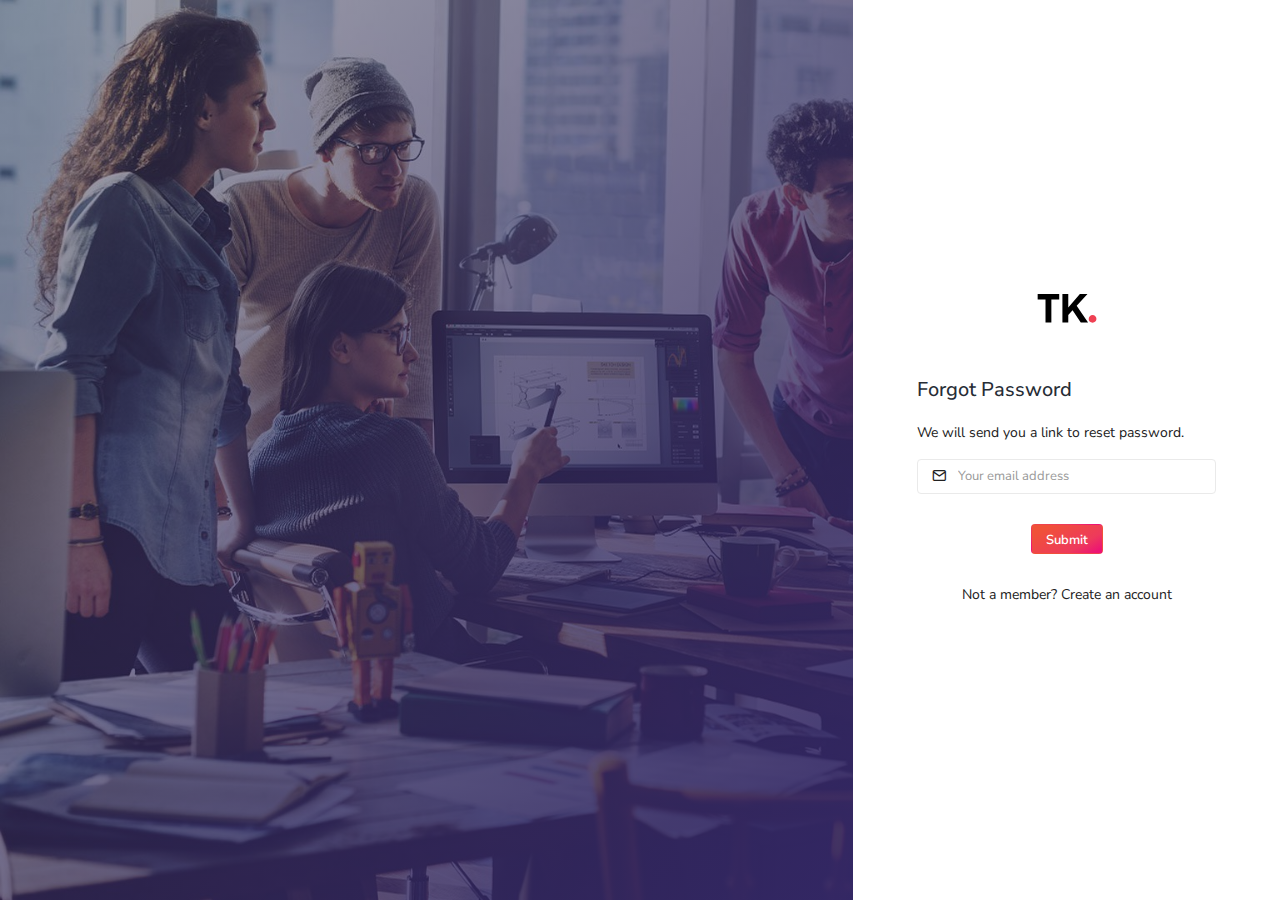
<file: public/template/pages/forgot-password.html>
<!doctype html>
<html class="no-js" lang="en">
    <head>
        <meta charset="utf-8">
        <meta http-equiv="x-ua-compatible" content="ie=edge">
        <title>Forgot Password | ThemeKit - Admin Template</title>
        <meta name="description" content="">
        <meta name="keywords" content="">
        <meta name="viewport" content="width=device-width, initial-scale=1">
        
        <link rel="icon" href="../favicon.ico" type="image/x-icon" />

        <link href="https://fonts.googleapis.com/css?family=Nunito+Sans:300,400,600,700,800" rel="stylesheet">
        
        <link rel="stylesheet" href="../plugins/bootstrap/dist/css/bootstrap.min.css">
        <link rel="stylesheet" href="../plugins/fontawesome-free/css/all.min.css">
        <link rel="stylesheet" href="../plugins/ionicons/dist/css/ionicons.min.css">
        <link rel="stylesheet" href="../plugins/icon-kit/dist/css/iconkit.min.css">
        <link rel="stylesheet" href="../plugins/perfect-scrollbar/css/perfect-scrollbar.css">
        <link rel="stylesheet" href="../dist/css/theme.min.css">
        <script src="../src/js/vendor/modernizr-2.8.3.min.js"></script>
    </head>

    <body>
        <!--[if lt IE 8]>
            <p class="browserupgrade">You are using an <strong>outdated</strong> browser. Please <a href="http://browsehappy.com/">upgrade your browser</a> to improve your experience.</p>
        <![endif]-->

        <div class="auth-wrapper">
            <div class="container-fluid h-100">
                <div class="row flex-row h-100 bg-white">
                    <div class="col-xl-8 col-lg-6 col-md-5 p-0 d-md-block d-lg-block d-sm-none d-none">
                        <div class="lavalite-bg" style="background-image: url('../img/auth/login-bg.jpg')">
                            <div class="lavalite-overlay"></div>
                        </div>
                    </div>
                    <div class="col-xl-4 col-lg-6 col-md-7 my-auto p-0">
                        <div class="authentication-form mx-auto">
                            <div class="logo-centered">
                                <a href="../index.html"><img src="../src/img/brand.svg" alt=""></a>
                            </div>
                            <h3>Forgot Password</h3>
                            <p>We will send you a link to reset password.</p>
                            <form action="../index.html">
                                <div class="form-group">
                                    <input type="email" class="form-control" placeholder="Your email address" required="">
                                    <i class="ik ik-mail"></i>
                                </div>
                                <div class="sign-btn text-center">
                                    <button class="btn btn-theme">Submit</button>
                                </div>
                            </form>
                            <div class="register">
                                <p>Not a member? <a href="register.html">Create an account</a></p>
                            </div>
                        </div>
                    </div>
                </div>
            </div>
        </div>
        
        <script src="https://code.jquery.com/jquery-3.3.1.min.js"></script>
        <script>window.jQuery || document.write('<script src="../src/js/vendor/jquery-3.3.1.min.js"><\/script>')</script>
        <script src="../plugins/popper.js/dist/umd/popper.min.js"></script>
        <script src="../plugins/bootstrap/dist/js/bootstrap.min.js"></script>
        <script src="../plugins/perfect-scrollbar/dist/perfect-scrollbar.min.js"></script>
        <script src="../plugins/screenfull/dist/screenfull.js"></script>
        <script src="../dist/js/theme.js"></script>
        <!-- Google Analytics: change UA-XXXXX-X to be your site's ID. -->
        <script>
            (function(b,o,i,l,e,r){b.GoogleAnalyticsObject=l;b[l]||(b[l]=
            function(){(b[l].q=b[l].q||[]).push(arguments)});b[l].l=+new Date;
            e=o.createElement(i);r=o.getElementsByTagName(i)[0];
            e.src='https://www.google-analytics.com/analytics.js';
            r.parentNode.insertBefore(e,r)}(window,document,'script','ga'));
            ga('create','UA-XXXXX-X','auto');ga('send','pageview');
        </script>
    </body>
</html>
</file>
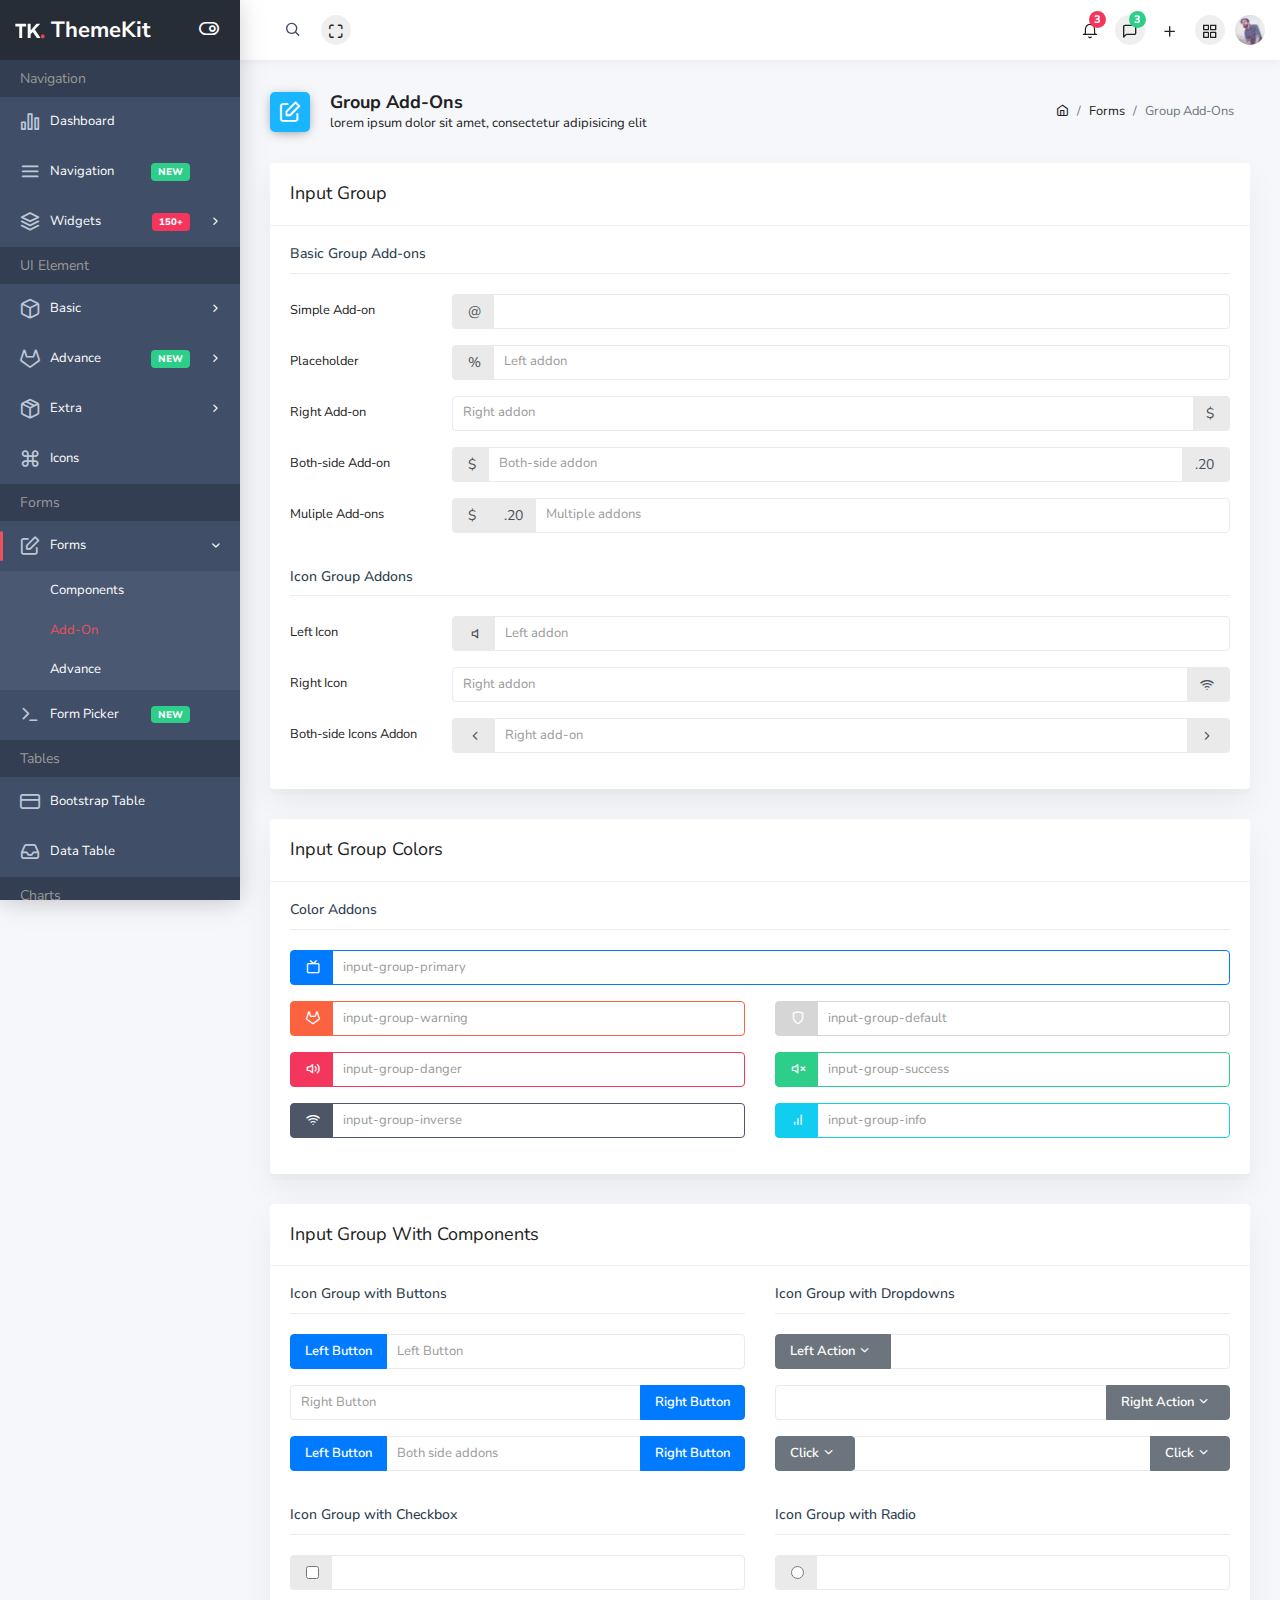
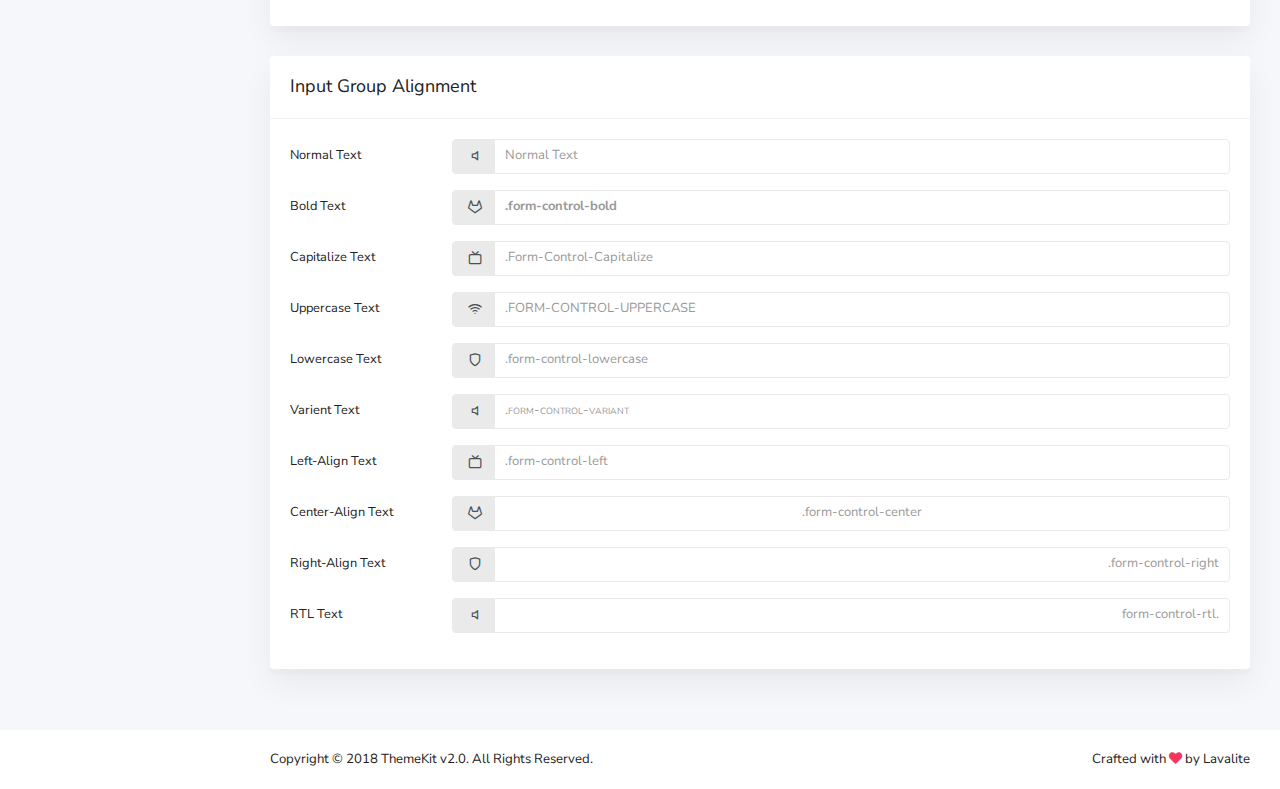
<file: public/template/pages/form-addon.html>
<!doctype html>
<html class="no-js" lang="en">
    <head>
        <meta charset="utf-8">
        <meta http-equiv="x-ua-compatible" content="ie=edge">
        <title>Forms Group Add-Ons | ThemeKit - Admin Template</title>
        <meta name="description" content="">
        <meta name="keywords" content="">
        <meta name="viewport" content="width=device-width, initial-scale=1">
        
        <link rel="icon" href="../favicon.ico" type="image/x-icon" />

        <link href="https://fonts.googleapis.com/css?family=Nunito+Sans:300,400,600,700,800" rel="stylesheet">
        
        <link rel="stylesheet" href="../plugins/bootstrap/dist/css/bootstrap.min.css">
        <link rel="stylesheet" href="../plugins/fontawesome-free/css/all.min.css">
        <link rel="stylesheet" href="../plugins/ionicons/dist/css/ionicons.min.css">
        <link rel="stylesheet" href="../plugins/icon-kit/dist/css/iconkit.min.css">
        <link rel="stylesheet" href="../plugins/perfect-scrollbar/css/perfect-scrollbar.css">
        <link rel="stylesheet" href="../dist/css/theme.min.css">
        <script src="../src/js/vendor/modernizr-2.8.3.min.js"></script>
    </head>

    <body>
        <!--[if lt IE 8]>
            <p class="browserupgrade">You are using an <strong>outdated</strong> browser. Please <a href="http://browsehappy.com/">upgrade your browser</a> to improve your experience.</p>
        <![endif]-->

        <div class="wrapper">
            <header class="header-top" header-theme="light">
                <div class="container-fluid">
                    <div class="d-flex justify-content-between">
                        <div class="top-menu d-flex align-items-center">
                            <button type="button" class="btn-icon mobile-nav-toggle d-lg-none"><span></span></button>
                            <div class="header-search">
                                <div class="input-group">
                                    <span class="input-group-addon search-close"><i class="ik ik-x"></i></span>
                                    <input type="text" class="form-control">
                                    <span class="input-group-addon search-btn"><i class="ik ik-search"></i></span>
                                </div>
                            </div>
                            <button type="button" id="navbar-fullscreen" class="nav-link"><i class="ik ik-maximize"></i></button>
                        </div>
                        <div class="top-menu d-flex align-items-center">
                            <div class="dropdown">
                                <a class="nav-link dropdown-toggle" href="#" id="notiDropdown" role="button" data-toggle="dropdown" aria-haspopup="true" aria-expanded="false"><i class="ik ik-bell"></i><span class="badge bg-danger">3</span></a>
                                <div class="dropdown-menu dropdown-menu-right notification-dropdown" aria-labelledby="notiDropdown">
                                    <h4 class="header">Notifications</h4>
                                    <div class="notifications-wrap">
                                        <a href="#" class="media">
                                            <span class="d-flex">
                                                <i class="ik ik-check"></i> 
                                            </span>
                                            <span class="media-body">
                                                <span class="heading-font-family media-heading">Invitation accepted</span> 
                                                <span class="media-content">Your have been Invited ...</span>
                                            </span>
                                        </a>
                                        <a href="#" class="media">
                                            <span class="d-flex">
                                                <img src="../img/users/1.jpg" class="rounded-circle" alt="">
                                            </span>
                                            <span class="media-body">
                                                <span class="heading-font-family media-heading">Steve Smith</span> 
                                                <span class="media-content">I slowly updated projects</span>
                                            </span>
                                        </a>
                                        <a href="#" class="media">
                                            <span class="d-flex">
                                                <i class="ik ik-calendar"></i> 
                                            </span>
                                            <span class="media-body">
                                                <span class="heading-font-family media-heading">To Do</span> 
                                                <span class="media-content">Meeting with Nathan on Friday 8 AM ...</span>
                                            </span>
                                        </a>
                                    </div>
                                    <div class="footer"><a href="javascript:void(0);">See all activity</a></div>
                                </div>
                            </div>
                            <button type="button" class="nav-link ml-10 right-sidebar-toggle"><i class="ik ik-message-square"></i><span class="badge bg-success">3</span></button>
                            <div class="dropdown">
                                <a class="nav-link dropdown-toggle" href="#" id="menuDropdown" role="button" data-toggle="dropdown" aria-haspopup="true" aria-expanded="false"><i class="ik ik-plus"></i></a>
                                <div class="dropdown-menu dropdown-menu-right menu-grid" aria-labelledby="menuDropdown">
                                    <a class="dropdown-item" href="#" data-toggle="tooltip" data-placement="top" title="Dashboard"><i class="ik ik-bar-chart-2"></i></a>
                                    <a class="dropdown-item" href="#" data-toggle="tooltip" data-placement="top" title="Message"><i class="ik ik-mail"></i></a>
                                    <a class="dropdown-item" href="#" data-toggle="tooltip" data-placement="top" title="Accounts"><i class="ik ik-users"></i></a>
                                    <a class="dropdown-item" href="#" data-toggle="tooltip" data-placement="top" title="Sales"><i class="ik ik-shopping-cart"></i></a>
                                    <a class="dropdown-item" href="#" data-toggle="tooltip" data-placement="top" title="Purchase"><i class="ik ik-briefcase"></i></a>
                                    <a class="dropdown-item" href="#" data-toggle="tooltip" data-placement="top" title="Pages"><i class="ik ik-clipboard"></i></a>
                                    <a class="dropdown-item" href="#" data-toggle="tooltip" data-placement="top" title="Chats"><i class="ik ik-message-square"></i></a>
                                    <a class="dropdown-item" href="#" data-toggle="tooltip" data-placement="top" title="Contacts"><i class="ik ik-map-pin"></i></a>
                                    <a class="dropdown-item" href="#" data-toggle="tooltip" data-placement="top" title="Blocks"><i class="ik ik-inbox"></i></a>
                                    <a class="dropdown-item" href="#" data-toggle="tooltip" data-placement="top" title="Events"><i class="ik ik-calendar"></i></a>
                                    <a class="dropdown-item" href="#" data-toggle="tooltip" data-placement="top" title="Notifications"><i class="ik ik-bell"></i></a>
                                    <a class="dropdown-item" href="#" data-toggle="tooltip" data-placement="top" title="More"><i class="ik ik-more-horizontal"></i></a>
                                </div>
                            </div>
                            <button type="button" class="nav-link ml-10" id="apps_modal_btn" data-toggle="modal" data-target="#appsModal"><i class="ik ik-grid"></i></button>
                            <div class="dropdown">
                                <a class="dropdown-toggle" href="#" id="userDropdown" role="button" data-toggle="dropdown" aria-haspopup="true" aria-expanded="false"><img class="avatar" src="../img/user.jpg" alt=""></a>
                                <div class="dropdown-menu dropdown-menu-right" aria-labelledby="userDropdown">
                                    <a class="dropdown-item" href="profile.html"><i class="ik ik-user dropdown-icon"></i> Profile</a>
                                    <a class="dropdown-item" href="#"><i class="ik ik-settings dropdown-icon"></i> Settings</a>
                                    <a class="dropdown-item" href="#"><span class="float-right"><span class="badge badge-primary">6</span></span><i class="ik ik-mail dropdown-icon"></i> Inbox</a>
                                    <a class="dropdown-item" href="#"><i class="ik ik-navigation dropdown-icon"></i> Message</a>
                                    <a class="dropdown-item" href="login.html"><i class="ik ik-power dropdown-icon"></i> Logout</a>
                                </div>
                            </div>

                        </div>
                    </div>
                </div>
            </header>

            <div class="page-wrap">
                <div class="app-sidebar colored">
                    <div class="sidebar-header">
                        <a class="header-brand" href="index.html">
                            <div class="logo-img">
                               <img src="../src/img/brand-white.svg" class="header-brand-img" alt="lavalite"> 
                            </div>
                            <span class="text">ThemeKit</span>
                        </a>
                        <button type="button" class="nav-toggle"><i data-toggle="expanded" class="ik ik-toggle-right toggle-icon"></i></button>
                        <button id="sidebarClose" class="nav-close"><i class="ik ik-x"></i></button>
                    </div>
                    
                    <div class="sidebar-content">
                        <div class="nav-container">
                            <nav id="main-menu-navigation" class="navigation-main">
                                <div class="nav-lavel">Navigation</div>
                                <div class="nav-item">
                                    <a href="../index.html"><i class="ik ik-bar-chart-2"></i><span>Dashboard</span></a>
                                </div>
                                <div class="nav-item">
                                    <a href="navbar.html"><i class="ik ik-menu"></i><span>Navigation</span> <span class="badge badge-success">New</span></a>
                                </div>
                                <div class="nav-item has-sub">
                                    <a href="javascript:void(0)"><i class="ik ik-layers"></i><span>Widgets</span> <span class="badge badge-danger">150+</span></a>
                                    <div class="submenu-content">
                                        <a href="widgets.html" class="menu-item">Basic</a>
                                        <a href="widget-statistic.html" class="menu-item">Statistic</a>
                                        <a href="widget-data.html" class="menu-item">Data</a>
                                        <a href="widget-chart.html" class="menu-item">Chart Widget</a>
                                    </div>
                                </div>
                                <div class="nav-lavel">UI Element</div>
                                <div class="nav-item has-sub">
                                    <a href="#"><i class="ik ik-box"></i><span>Basic</span></a>
                                    <div class="submenu-content">
                                        <a href="ui/alerts.html" class="menu-item">Alerts</a>
                                        <a href="ui/badges.html" class="menu-item">Badges</a>
                                        <a href="ui/buttons.html" class="menu-item">Buttons</a>
                                        <a href="ui/navigation.html" class="menu-item">Navigation</a>
                                    </div>
                                </div>
                                <div class="nav-item has-sub">
                                    <a href="#"><i class="ik ik-gitlab"></i><span>Advance</span> <span class="badge badge-success">New</span></a>
                                    <div class="submenu-content">
                                        <a href="ui/modals.html" class="menu-item">Modals</a>
                                        <a href="ui/notifications.html" class="menu-item">Notifications</a>
                                        <a href="ui/carousel.html" class="menu-item">Slider</a>
                                        <a href="ui/range-slider.html" class="menu-item">Range Slider</a>
                                        <a href="ui/rating.html" class="menu-item">Rating</a>
                                    </div>
                                </div>
                                <div class="nav-item has-sub">
                                    <a href="#"><i class="ik ik-package"></i><span>Extra</span></a>
                                    <div class="submenu-content">
                                        <a href="ui/session-timeout.html" class="menu-item">Session Timeout</a>
                                    </div>
                                </div>
                                <div class="nav-item">
                                    <a href="ui/icons.html"><i class="ik ik-command"></i><span>Icons</span></a>
                                </div>
                                <div class="nav-lavel">Forms</div>
                                <div class="nav-item has-sub active open">
                                    <a href="#"><i class="ik ik-edit"></i><span>Forms</span></a>
                                    <div class="submenu-content">
                                        <a href="form-components.html" class="menu-item">Components</a>
                                        <a href="form-addon.html" class="menu-item active">Add-On</a>
                                        <a href="form-advance.html" class="menu-item">Advance</a>
                                    </div>
                                </div>
                                <div class="nav-item">
                                    <a href="form-picker.html"><i class="ik ik-terminal"></i><span>Form Picker</span> <span class="badge badge-success">New</span></a>
                                </div>

                                <div class="nav-lavel">Tables</div>
                                <div class="nav-item">
                                    <a href="table-bootstrap.html"><i class="ik ik-credit-card"></i><span>Bootstrap Table</span></a>
                                </div>
                                <div class="nav-item">
                                    <a href="table-datatable.html"><i class="ik ik-inbox"></i><span>Data Table</span></a>
                                </div>

                                <div class="nav-lavel">Charts</div>
                                <div class="nav-item has-sub">
                                    <a href="#"><i class="ik ik-pie-chart"></i><span>Charts</span> <span class="badge badge-success">New</span></a>
                                    <div class="submenu-content">
                                        <a href="charts-chartist.html" class="menu-item">Chartist</a>
                                        <a href="charts-flot.html" class="menu-item">Flot</a>
                                        <a href="charts-knob.html" class="menu-item">Knob</a>
                                        <a href="charts-amcharts.html" class="menu-item">Amcharts</a>
                                    </div>
                                </div>

                                <div class="nav-lavel">Apps</div>
                                <div class="nav-item">
                                    <a href="calendar.html"><i class="ik ik-calendar"></i><span>Calendar</span></a>
                                </div>
                                <div class="nav-item">
                                    <a href="taskboard.html"><i class="ik ik-server"></i><span>Taskboard</span></a>
                                </div>

                                <div class="nav-lavel">Pages</div>

                                <div class="nav-item has-sub">
                                    <a href="#"><i class="ik ik-lock"></i><span>Authentication</span></a>
                                    <div class="submenu-content">
                                        <a href="login.html" class="menu-item">Login</a>
                                        <a href="register.html" class="menu-item">Register</a>
                                        <a href="forgot-password.html" class="menu-item">Forgot Password</a>
                                    </div>
                                </div>
                                <div class="nav-item has-sub">
                                    <a href="#"><i class="ik ik-file-text"></i><span>Other</span></a>
                                    <div class="submenu-content">
                                        <a href="profile.html" class="menu-item">Profile</a>
                                        <a href="invoice.html" class="menu-item">Invoice</a>
                                    </div>
                                </div>
                                <div class="nav-item">
                                    <a href="layouts.html"><i class="ik ik-layout"></i><span>Layouts</span><span class="badge badge-success">New</span></a>
                                </div>
                                <div class="nav-lavel">Other</div>
                                <div class="nav-item has-sub">
                                    <a href="javascript:void(0)"><i class="ik ik-list"></i><span>Menu Levels</span></a>
                                    <div class="submenu-content">
                                        <a href="javascript:void(0)" class="menu-item">Menu Level 2.1</a>
                                        <div class="nav-item has-sub">
                                            <a href="javascript:void(0)" class="menu-item">Menu Level 2.2</a>
                                            <div class="submenu-content">
                                                <a href="javascript:void(0)" class="menu-item">Menu Level 3.1</a>
                                            </div>
                                        </div>
                                        <a href="javascript:void(0)" class="menu-item">Menu Level 2.3</a>
                                    </div>
                                </div>
                                <div class="nav-item">
                                    <a href="javascript:void(0)" class="disabled"><i class="ik ik-slash"></i><span>Disabled Menu</span></a>
                                </div>
                                <div class="nav-item">
                                    <a href="javascript:void(0)"><i class="ik ik-award"></i><span>Sample Page</span></a>
                                </div>
                                <div class="nav-lavel">Support</div>
                                <div class="nav-item">
                                    <a href="javascript:void(0)"><i class="ik ik-monitor"></i><span>Documentation</span></a>
                                </div>
                                <div class="nav-item">
                                    <a href="javascript:void(0)"><i class="ik ik-help-circle"></i><span>Submit Issue</span></a>
                                </div>
                            </nav>
                        </div>
                    </div>
                </div>
                <div class="main-content">
                    <div class="container-fluid">
                        <div class="page-header">
                            <div class="row align-items-end">
                                <div class="col-lg-8">
                                    <div class="page-header-title">
                                        <i class="ik ik-edit bg-blue"></i>
                                        <div class="d-inline">
                                            <h5>Group Add-Ons</h5>
                                            <span>lorem ipsum dolor sit amet, consectetur adipisicing elit</span>
                                        </div>
                                    </div>
                                </div>
                                <div class="col-lg-4">
                                    <nav class="breadcrumb-container" aria-label="breadcrumb">
                                        <ol class="breadcrumb">
                                            <li class="breadcrumb-item">
                                                <a href="../index.html"><i class="ik ik-home"></i></a>
                                            </li>
                                            <li class="breadcrumb-item"><a href="#">Forms</a></li>
                                            <li class="breadcrumb-item active" aria-current="page">Group Add-Ons</li>
                                        </ol>
                                    </nav>
                                </div>
                            </div>
                        </div>

                        <div class="row">
                            <div class="col-md-12">
                                <div class="card">
                                    <div class="card-header">
                                        <h3>Input Group</h3>
                                    </div>
                                    <div class="card-body">
                                        <div class="mb-20">
                                            <h4 class="sub-title">Basic Group Add-ons</h4>
                                            <div class="row">
                                                <label class="col-sm-4 col-lg-2 col-form-label">Simple Add-on</label>
                                                <div class="col-sm-8 col-lg-10">
                                                    <div class="input-group">
                                                        <span class="input-group-prepend">
                                                            <label class="input-group-text">@</label>
                                                        </span>
                                                        <input type="text" class="form-control">
                                                    </div>
                                                </div>
                                            </div>
                                            <div class="row">
                                                <label class="col-sm-4 col-lg-2 col-form-label">Placeholder</label>
                                                <div class="col-sm-8 col-lg-10">
                                                    <div class="input-group">
                                                        <span class="input-group-prepend" id="basic-addon2">
                                                            <label class="input-group-text">%</label>
                                                        </span>
                                                        <input type="text" class="form-control" placeholder="Left addon">
                                                    </div>
                                                </div>
                                            </div>
                                            <div class="row">
                                                <label class="col-sm-4 col-lg-2 col-form-label">Right Add-on</label>
                                                <div class="col-sm-8 col-lg-10">
                                                    <div class="input-group">
                                                        <input type="text" class="form-control" placeholder="Right addon">
                                                        <span class="input-group-append" id="basic-addon3">
                                                            <label class="input-group-text">$</label>
                                                        </span>
                                                    </div>
                                                </div>
                                            </div>
                                            <div class="row">
                                                <label class="col-sm-4 col-lg-2 col-form-label">Both-side Add-on</label>
                                                <div class="col-sm-8 col-lg-10">
                                                    <div class="input-group">
                                                        <span class="input-group-prepend">
                                                            <label class="input-group-text">$</label>
                                                        </span>
                                                        <input type="text" class="form-control" placeholder="Both-side addon">
                                                        <span class="input-group-append">
                                                            <label class="input-group-text">.20</label>
                                                        </span>
                                                    </div>
                                                </div>
                                            </div>
                                            <div class="row">
                                                <label class="col-sm-4 col-lg-2 col-form-label">Muliple Add-ons</label>
                                                <div class="col-sm-8 col-lg-10">
                                                    <div class="input-group">
                                                        <span class="input-group-prepend">
                                                            <label class="input-group-text">$</label>
                                                        </span>
                                                        <span class="input-group-prepend">
                                                            <label class="input-group-text">.20</label>
                                                        </span>
                                                        <input type="text" class="form-control" placeholder="Multiple addons">
                                                    </div>
                                                </div>
                                            </div>
                                        </div>
                                        <!-- Basic group add-ons end -->
                                        <!-- Icon Group Addons start -->
                                        <div>
                                            <h4 class="sub-title">Icon Group Addons</h4>
                                            <div class="row">
                                                <label class="col-sm-4 col-lg-2 col-form-label">Left Icon</label>
                                                <div class="col-sm-8 col-lg-10">
                                                    <div class="input-group">
                                                        <span class="input-group-prepend">
                                                            <label class="input-group-text"><i class="ik ik-volume"></i></label>
                                                        </span>
                                                        <input type="text" class="form-control" placeholder="Left addon">
                                                    </div>
                                                </div>
                                            </div>
                                            <div class="row">
                                                <label class="col-sm-4 col-lg-2 col-form-label">Right Icon</label>
                                                <div class="col-sm-8 col-lg-10">
                                                    <div class="input-group">
                                                        <input type="text" class="form-control" placeholder="Right addon">
                                                        <span class="input-group-append">
                                                            <label class="input-group-text"><i class="ik ik-wifi"></i></label>
                                                        </span>
                                                    </div>
                                                </div>
                                            </div>
                                            <div class="row">
                                                <label class="col-sm-4 col-lg-2 col-form-label">Both-side Icons Addon</label>
                                                <div class="col-sm-8 col-lg-10">
                                                    <div class="input-group">
                                                        <span class="input-group-prepend">
                                                            <label class="input-group-text"><i class="ik ik-chevron-left"></i></label>
                                                        </span>
                                                        <input type="text" class="form-control" placeholder="Right add-on">
                                                        <span class="input-group-append">
                                                            <label class="input-group-text"><i class="ik ik-chevron-right"></i></label>
                                                        </span>
                                                    </div>
                                                </div>
                                            </div>
                                        </div>
                                        <!-- Icon Group Addons end -->
                                    </div>
                                </div>
                                <!-- Input group card end -->
                                <!-- Input Group Sizes & Colors card start -->
                                <div class="card">
                                    <div class="card-header">
                                        <h3>Input Group Colors</h3>
                                    </div>
                                    <div class="card-body">
                                        <h4 class="sub-title">Color Addons</h4>
                                        <div class="row">
                                            <div class="col-sm-12">
                                                <div class="input-group input-group-primary">
                                                    <span class="input-group-prepend"><label class="input-group-text"><i class="ik ik-tv"></i></label></span>
                                                    <input type="text" class="form-control" placeholder="input-group-primary">
                                                </div>
                                            </div>
                                        </div>
                                        <div class="row">
                                            <div class="col-sm-6">
                                                <div class="input-group input-group-warning">
                                                    <span class="input-group-prepend"><label class="input-group-text"><i class="ik ik-gitlab"></i></label></span>
                                                    <input type="text" class="form-control" placeholder="input-group-warning">
                                                </div>
                                            </div>
                                            <div class="col-sm-6">
                                                <div class="input-group input-group-default">
                                                    <span class="input-group-prepend"><label class="input-group-text"><i class="ik ik-shield"></i></label></span>
                                                    <input type="text" class="form-control" placeholder="input-group-default">
                                                </div>
                                            </div>
                                        </div>
                                        <div class="row">
                                            <div class="col-sm-6">
                                                <div class="input-group input-group-danger">
                                                    <span class="input-group-prepend"><label class="input-group-text"><i class="ik ik-volume-1"></i></label></span>
                                                    <input type="text" class="form-control" placeholder="input-group-danger">
                                                </div>
                                            </div>
                                            <div class="col-sm-6">
                                                <div class="input-group input-group-success">
                                                    <span class="input-group-prepend"><label class="input-group-text"><i class="ik ik-volume-x"></i></label></span>
                                                    <input type="text" class="form-control" placeholder="input-group-success">
                                                </div>
                                            </div>
                                        </div>
                                        <div class="row">
                                            <div class="col-sm-6">
                                                <div class="input-group input-group-inverse">
                                                    <span class="input-group-prepend"><label class="input-group-text"><i class="ik ik-wifi"></i></label></span>
                                                    <input type="text" class="form-control" placeholder="input-group-inverse">
                                                </div>
                                            </div>
                                            <div class="col-sm-6">
                                                <div class="input-group input-group-info">
                                                    <span class="input-group-prepend"><label class="input-group-text"><i class="ik ik-bar-chart-line"></i></label></span>
                                                    <input type="text" class="form-control" placeholder="input-group-info">
                                                </div>
                                            </div>
                                        </div>
                                    </div>
                                </div>
                                <!-- Input Group Sizes & Colors card end -->
                                <!-- Input Group With Components card start -->
                                <div class="card">
                                    <div class="card-header">
                                        <h3>Input Group With Components</h3>
                                    </div>
                                    <div class="card-body">
                                        <div class="row mb-20">
                                            <div class="col-sm-12 col-lg-6">
                                                <h4 class="sub-title">Icon Group with Buttons</h4>
                                                <div class="row">
                                                    <div class="col-sm-12">
                                                        <div class="input-group input-group-button">
                                                            <div class="input-group-prepend">
                                                                <button class="btn btn-primary" type="button">Left Button</button>
                                                            </div>
                                                            <input type="text" class="form-control" placeholder="Left Button">
                                                        </div>
                                                    </div>
                                                </div>
                                                <div class="row">
                                                    <div class="col-sm-12">
                                                        <div class="input-group input-group-button">
                                                            <input type="text" class="form-control" placeholder="Right Button">
                                                            <div class="input-group-append">
                                                                <button class="btn btn-primary" type="button">Right Button</button>
                                                            </div>
                                                        </div>
                                                    </div>
                                                </div>
                                                <div class="row">
                                                    <div class="col-sm-12">
                                                        <div class="input-group input-group-button">
                                                            <div class="input-group-prepend">
                                                                <button class="btn btn-primary" type="button">Left Button</button>
                                                            </div>
                                                            <input type="text" class="form-control" placeholder="Both side addons">
                                                            <div class="input-group-append">
                                                                <button class="btn btn-primary" type="button">Right Button</button>
                                                            </div>
                                                        </div>
                                                    </div>
                                                </div>
                                            </div>
                                            <div class="col-sm-12 col-lg-6">
                                                <h4 class="sub-title">Icon Group with Dropdowns</h4>
                                                <div class="row">
                                                    <div class="col-sm-12">
                                                        <div class="input-group input-group-dropdown">
                                                            <div class="input-group-prepend">
                                                                <button type="button" class="btn btn-secondary dropdown-toggle" data-toggle="dropdown" aria-haspopup="true" aria-expanded="false">Left Action <i class="ik ik-chevron-down"></i></button>
                                                                <div class="dropdown-menu">
                                                                    <a class="dropdown-item" href="#!">Action</a>
                                                                    <a class="dropdown-item" href="#!">Another action</a>
                                                                    <a class="dropdown-item" href="#!">Something else</a>
                                                                    <div role="separator" class="dropdown-divider"></div>
                                                                    <a class="dropdown-item" href="#!">Separated link</a>
                                                                </div>
                                                            </div>
                                                            <input type="text" class="form-control" aria-label="Text input with dropdown button">
                                                        </div>
                                                    </div>
                                                </div>
                                                <div class="row">
                                                    <div class="col-sm-12">
                                                        <div class="input-group input-group-dropdown">
                                                            <input type="text" class="form-control" aria-label="Text input with dropdown button">
                                                            <div class="input-group-append">
                                                                <button type="button" class="btn btn-secondary dropdown-toggle" data-toggle="dropdown" aria-haspopup="true" aria-expanded="false">Right Action <i class="ik ik-chevron-down"></i></button>
                                                                <div class="dropdown-menu">
                                                                    <a class="dropdown-item" href="#!">Action</a>
                                                                    <a class="dropdown-item" href="#!">Another action</a>
                                                                    <a class="dropdown-item" href="#!">Something else</a>
                                                                    <div role="separator" class="dropdown-divider"></div>
                                                                    <a class="dropdown-item" href="#!">Separated link</a>
                                                                </div>
                                                            </div>
                                                        </div>
                                                    </div>
                                                </div>
                                                <div class="row">
                                                    <div class="col-sm-12">
                                                        <div class="input-group input-group-dropdown">
                                                            <div class="input-group-btn">
                                                                <div class="input-group-prepend">
                                                                    <button type="button" class="btn btn-secondary dropdown-toggle" data-toggle="dropdown" aria-haspopup="true" aria-expanded="false">Click <i class="ik ik-chevron-down"></i></button>
                                                                    <div class="dropdown-menu">
                                                                        <a class="dropdown-item" href="#!">Action</a>
                                                                        <a class="dropdown-item" href="#!">Another action</a>
                                                                        <a class="dropdown-item" href="#!">Something else</a>
                                                                        <div role="separator" class="dropdown-divider"></div>
                                                                        <a class="dropdown-item" href="#!">Separated link</a>
                                                                    </div>
                                                                </div>
                                                            </div>
                                                            <input type="text" class="form-control" aria-label="Text input with dropdown button">
                                                            <div class="input-group-append">
                                                                <button type="button" class="btn btn-secondary dropdown-toggle" data-toggle="dropdown" aria-haspopup="true" aria-expanded="false">Click <i class="ik ik-chevron-down"></i></button>
                                                                <div class="dropdown-menu">
                                                                    <a class="dropdown-item" href="#!">Action</a>
                                                                    <a class="dropdown-item" href="#!">Another action</a>
                                                                    <a class="dropdown-item" href="#!">Something else</a>
                                                                    <div role="separator" class="dropdown-divider"></div>
                                                                    <a class="dropdown-item" href="#!">Separated link</a>
                                                                </div>
                                                            </div>
                                                        </div>
                                                    </div>
                                                </div>
                                            </div>
                                        </div>
                                        <div class="row">
                                            <div class="col-sm-6">
                                                <h4 class="sub-title">Icon Group with Checkbox</h4>
                                                <div class="row">
                                                    <div class="col-sm-12">
                                                        <div class="input-group">
                                                            <div class="input-group-prepend">
                                                                <div class="input-group-text">
                                                                    <input type="checkbox" aria-label="Checkbox for following text input">
                                                                </div>
                                                            </div>
                                                            <input type="text" class="form-control" aria-label="Text input with dropdown button">
                                                        </div>
                                                    </div>
                                                </div>
                                            </div>
                                            <div class="col-sm-6">
                                                <h4 class="sub-title">Icon Group with Radio</h4>
                                                <div class="row">
                                                    <div class="col-sm-12">
                                                        <div class="input-group">
                                                            <div class="input-group-prepend">
                                                                <div class="input-group-text">
                                                                    <input type="radio" aria-label="Radio button for following text input">
                                                                </div>
                                                            </div>
                                                            <input type="text" class="form-control" aria-label="Text input with dropdown button">
                                                        </div>
                                                    </div>
                                                </div>
                                            </div>
                                        </div>
                                    </div>
                                </div>
                                <!-- Input Group With Components card end -->
                                <div class="card">
                                    <div class="card-header">
                                        <h3>Input Group Alignment</h3>
                                    </div>
                                    <div class="card-body">
                                        <form>
                                            <div class="row">
                                                <label class="col-sm-4 col-lg-2 col-form-label">Normal Text</label>
                                                <div class="col-sm-8 col-lg-10">
                                                    <div class="input-group">
                                                        <span class="input-group-prepend">
                                                            <label class="input-group-text"><i class="ik ik-volume"></i></label>
                                                        </span>
                                                        <input type="text" class="form-control" placeholder="Normal Text">
                                                    </div>
                                                </div>
                                            </div>
                                            <div class="row">
                                                <label class="col-sm-4 col-lg-2 col-form-label">Bold Text</label>
                                                <div class="col-sm-8 col-lg-10">
                                                    <div class="input-group">
                                                        <span class="input-group-prepend">
                                                            <label class="input-group-text"><i class="ik ik-gitlab"></i></label>
                                                        </span>
                                                        <input type="text" class="form-control form-control-bold" placeholder=".form-control-bold">
                                                    </div>
                                                </div>
                                            </div>
                                            <div class="row">
                                                <label class="col-sm-4 col-lg-2 col-form-label">Capitalize Text</label>
                                                <div class="col-sm-8 col-lg-10">
                                                    <div class="input-group">
                                                        <span class="input-group-prepend">
                                                            <label class="input-group-text"><i class="ik ik-tv"></i></label>
                                                        </span>
                                                        <input type="text" class="form-control form-control-capitalize" placeholder=".form-control-capitalize">
                                                    </div>
                                                </div>
                                            </div>
                                            <div class="row">
                                                <label class="col-sm-4 col-lg-2 col-form-label">Uppercase Text</label>
                                                <div class="col-sm-8 col-lg-10">
                                                    <div class="input-group">
                                                        <span class="input-group-prepend">
                                                            <label class="input-group-text"><i class="ik ik-wifi"></i></label>
                                                        </span>
                                                        <input type="text" class="form-control form-control-uppercase" placeholder=".form-control-uppercase">
                                                    </div>
                                                </div>
                                            </div>
                                            <div class="row">
                                                <label class="col-sm-4 col-lg-2 col-form-label">Lowercase Text</label>
                                                <div class="col-sm-8 col-lg-10">
                                                    <div class="input-group">
                                                        <span class="input-group-prepend">
                                                            <label class="input-group-text"><i class="ik ik-shield"></i></label>
                                                        </span>
                                                        <input type="text" class="form-control form-control-lowercase" placeholder=".form-control-lowercase">
                                                    </div>
                                                </div>
                                            </div>
                                            <div class="row">
                                                <label class="col-sm-4 col-lg-2 col-form-label">Varient Text</label>
                                                <div class="col-sm-8 col-lg-10">
                                                    <div class="input-group">
                                                        <span class="input-group-prepend">
                                                            <label class="input-group-text"><i class="ik ik-volume"></i></label>
                                                        </span>
                                                        <input type="text" class="form-control form-control-variant" placeholder=".form-control-variant">
                                                    </div>
                                                </div>
                                            </div>
                                            <div class="row">
                                                <label class="col-sm-4 col-lg-2 col-form-label">Left-Align Text</label>
                                                <div class="col-sm-8 col-lg-10">
                                                    <div class="input-group">
                                                        <span class="input-group-prepend">
                                                            <label class="input-group-text"><i class="ik ik-tv"></i></label>
                                                        </span>
                                                        <input type="text" class="form-control form-control-left" placeholder=".form-control-left">
                                                    </div>
                                                </div>
                                            </div>
                                            <div class="row">
                                                <label class="col-sm-4 col-lg-2 col-form-label">Center-Align Text</label>
                                                <div class="col-sm-8 col-lg-10">
                                                    <div class="input-group">
                                                        <span class="input-group-prepend">
                                                            <label class="input-group-text"><i class="ik ik-gitlab"></i></label>
                                                        </span>
                                                        <input type="text" class="form-control form-control-center" placeholder=".form-control-center">
                                                    </div>
                                                </div>
                                            </div>
                                            <div class="row">
                                                <label class="col-sm-4 col-lg-2 col-form-label">Right-Align Text</label>
                                                <div class="col-sm-8 col-lg-10">
                                                    <div class="input-group">
                                                        <span class="input-group-prepend">
                                                            <label class="input-group-text"><i class="ik ik-shield"></i></label>
                                                        </span>
                                                        <input type="text" class="form-control form-control-right" placeholder=".form-control-right">
                                                    </div>
                                                </div>
                                            </div>
                                            <div class="row">
                                                <label class="col-sm-4 col-lg-2 col-form-label">RTL Text</label>
                                                <div class="col-sm-8 col-lg-10">
                                                    <div class="input-group">
                                                        <span class="input-group-prepend">
                                                            <label class="input-group-text"><i class="ik ik-volume"></i></label>
                                                        </span>
                                                        <input type="text" class="form-control form-control-rtl" placeholder=".form-control-rtl">
                                                    </div>
                                                </div>
                                            </div>
                                        </form>
                                    </div>
                                </div>

                            </div>
                        </div>

                        
                    </div>
                </div>
                <aside class="right-sidebar">
                    <div class="sidebar-chat" data-plugin="chat-sidebar">
                        <div class="sidebar-chat-info">
                            <h6>Chat List</h6>
                            <form class="mr-t-10">
                                <div class="form-group">
                                    <input type="text" class="form-control" placeholder="Search for friends ..."> 
                                    <i class="ik ik-search"></i>
                                </div>
                            </form>
                        </div>
                        <div class="chat-list">
                            <div class="list-group row">
                                <a href="javascript:void(0)" class="list-group-item" data-chat-user="Gene Newman">
                                    <figure class="user--online">
                                        <img src="../img/users/1.jpg" class="rounded-circle" alt="">
                                    </figure><span><span class="name">Gene Newman</span>  <span class="username">@gene_newman</span> </span>
                                </a>
                                <a href="javascript:void(0)" class="list-group-item" data-chat-user="Billy Black">
                                    <figure class="user--online">
                                        <img src="../img/users/2.jpg" class="rounded-circle" alt="">
                                    </figure><span><span class="name">Billy Black</span>  <span class="username">@billyblack</span> </span>
                                </a>
                                <a href="javascript:void(0)" class="list-group-item" data-chat-user="Herbert Diaz">
                                    <figure class="user--online">
                                        <img src="../img/users/3.jpg" class="rounded-circle" alt="">
                                    </figure><span><span class="name">Herbert Diaz</span>  <span class="username">@herbert</span> </span>
                                </a>
                                <a href="javascript:void(0)" class="list-group-item" data-chat-user="Sylvia Harvey">
                                    <figure class="user--busy">
                                        <img src="../img/users/4.jpg" class="rounded-circle" alt="">
                                    </figure><span><span class="name">Sylvia Harvey</span>  <span class="username">@sylvia</span> </span>
                                </a>
                                <a href="javascript:void(0)" class="list-group-item active" data-chat-user="Marsha Hoffman">
                                    <figure class="user--busy">
                                        <img src="../img/users/5.jpg" class="rounded-circle" alt="">
                                    </figure><span><span class="name">Marsha Hoffman</span>  <span class="username">@m_hoffman</span> </span>
                                </a>
                                <a href="javascript:void(0)" class="list-group-item" data-chat-user="Mason Grant">
                                    <figure class="user--offline">
                                        <img src="../img/users/1.jpg" class="rounded-circle" alt="">
                                    </figure><span><span class="name">Mason Grant</span>  <span class="username">@masongrant</span> </span>
                                </a>
                                <a href="javascript:void(0)" class="list-group-item" data-chat-user="Shelly Sullivan">
                                    <figure class="user--offline">
                                        <img src="../img/users/2.jpg" class="rounded-circle" alt="">
                                    </figure><span><span class="name">Shelly Sullivan</span>  <span class="username">@shelly</span></span>
                                </a>
                            </div>
                        </div>
                    </div>
                </aside>

                <div class="chat-panel" hidden>
                    <div class="card">
                        <div class="card-header d-flex justify-content-between">
                            <a href="javascript:void(0);"><i class="ik ik-message-square text-success"></i></a>  
                            <span class="user-name">John Doe</span> 
                            <button type="button" class="close" aria-label="Close"><span aria-hidden="true">×</span></button>
                        </div>
                        <div class="card-body">
                            <div class="widget-chat-activity flex-1">
                                <div class="messages">
                                    <div class="message media reply">
                                        <figure class="user--online">
                                            <a href="#">
                                                <img src="../img/users/3.jpg" class="rounded-circle" alt="">
                                            </a>
                                        </figure>
                                        <div class="message-body media-body">
                                            <p>Epic Cheeseburgers come in all kind of styles.</p>
                                        </div>
                                    </div>
                                    <div class="message media">
                                        <figure class="user--online">
                                            <a href="#">
                                                <img src="../img/users/1.jpg" class="rounded-circle" alt="">
                                            </a>
                                        </figure>
                                        <div class="message-body media-body">
                                            <p>Cheeseburgers make your knees weak.</p>
                                        </div>
                                    </div>
                                    <div class="message media reply">
                                        <figure class="user--offline">
                                            <a href="#">
                                                <img src="../img/users/5.jpg" class="rounded-circle" alt="">
                                            </a>
                                        </figure>
                                        <div class="message-body media-body">
                                            <p>Cheeseburgers will never let you down.</p>
                                            <p>They'll also never run around or desert you.</p>
                                        </div>
                                    </div>
                                    <div class="message media">
                                        <figure class="user--online">
                                            <a href="#">
                                                <img src="../img/users/1.jpg" class="rounded-circle" alt="">
                                            </a>
                                        </figure>
                                        <div class="message-body media-body">
                                            <p>A great cheeseburger is a gastronomical event.</p>
                                        </div>
                                    </div>
                                    <div class="message media reply">
                                        <figure class="user--busy">
                                            <a href="#">
                                                <img src="../img/users/5.jpg" class="rounded-circle" alt="">
                                            </a>
                                        </figure>
                                        <div class="message-body media-body">
                                            <p>There's a cheesy incarnation waiting for you no matter what you palete preferences are.</p>
                                        </div>
                                    </div>
                                    <div class="message media">
                                        <figure class="user--online">
                                            <a href="#">
                                                <img src="../img/users/1.jpg" class="rounded-circle" alt="">
                                            </a>
                                        </figure>
                                        <div class="message-body media-body">
                                            <p>If you are a vegan, we are sorry for you loss.</p>
                                        </div>
                                    </div>
                                </div>
                            </div>
                        </div>
                        <form action="javascript:void(0)" class="card-footer" method="post">
                            <div class="d-flex justify-content-end">
                                <textarea class="border-0 flex-1" rows="1" placeholder="Type your message here"></textarea>
                                <button class="btn btn-icon" type="submit"><i class="ik ik-arrow-right text-success"></i></button>
                            </div>
                        </form>
                    </div>
                </div>
                <footer class="footer">
                    <div class="w-100 clearfix">
                        <span class="text-center text-sm-left d-md-inline-block">Copyright © 2018 ThemeKit v2.0. All Rights Reserved.</span>
                        <span class="float-none float-sm-right mt-1 mt-sm-0 text-center">Crafted with <i class="fa fa-heart text-danger"></i> by <a href="http://lavalite.org/" class="text-dark" target="_blank">Lavalite</a></span>
                    </div>
                </footer>
            </div>
        </div>
        
        
        

        <div class="modal fade apps-modal" id="appsModal" tabindex="-1" role="dialog" aria-labelledby="appsModalLabel" aria-hidden="true" data-backdrop="false">
            <button type="button" class="close" data-dismiss="modal" aria-label="Close"><i class="ik ik-x-circle"></i></button>
            <div class="modal-dialog modal-dialog-centered" role="document">
                <div class="modal-content">
                    <div class="quick-search">
                        <div class="container">
                            <div class="row">
                                <div class="col-md-4 ml-auto mr-auto">
                                    <div class="input-wrap">
                                        <input type="text" id="quick-search" class="form-control" placeholder="Search..." />
                                        <i class="ik ik-search"></i>
                                    </div>
                                </div>
                            </div>
                        </div>
                    </div>
                    <div class="modal-body d-flex align-items-center">
                        <div class="container">
                            <div class="apps-wrap">
                                <div class="app-item">
                                    <a href="#"><i class="ik ik-bar-chart-2"></i><span>Dashboard</span></a>
                                </div>
                                <div class="app-item">
                                    <a href="#"><i class="ik ik-mail"></i><span>Message</span></a>
                                </div>
                                <div class="app-item">
                                    <a href="#"><i class="ik ik-users"></i><span>Accounts</span></a>
                                </div>
                                <div class="app-item">
                                    <a href="#"><i class="ik ik-shopping-cart"></i><span>Sales</span></a>
                                </div>
                                <div class="app-item">
                                    <a href="#"><i class="ik ik-briefcase"></i><span>Purchase</span></a>
                                </div>
                                <div class="app-item">
                                    <a href="#"><i class="ik ik-server"></i><span>Menus</span></a>
                                </div>
                                <div class="app-item">
                                    <a href="#"><i class="ik ik-clipboard"></i><span>Pages</span></a>
                                </div>
                                <div class="app-item">
                                    <a href="#"><i class="ik ik-message-square"></i><span>Chats</span></a>
                                </div>
                                <div class="app-item">
                                    <a href="#"><i class="ik ik-map-pin"></i><span>Contacts</span></a>
                                </div>
                                <div class="app-item">
                                    <a href="#"><i class="ik ik-box"></i><span>Blocks</span></a>
                                </div>
                                <div class="app-item">
                                    <a href="#"><i class="ik ik-calendar"></i><span>Events</span></a>
                                </div>
                                <div class="app-item">
                                    <a href="#"><i class="ik ik-bell"></i><span>Notifications</span></a>
                                </div>
                                <div class="app-item">
                                    <a href="#"><i class="ik ik-pie-chart"></i><span>Reports</span></a>
                                </div>
                                <div class="app-item">
                                    <a href="#"><i class="ik ik-layers"></i><span>Tasks</span></a>
                                </div>
                                <div class="app-item">
                                    <a href="#"><i class="ik ik-edit"></i><span>Blogs</span></a>
                                </div>
                                <div class="app-item">
                                    <a href="#"><i class="ik ik-settings"></i><span>Settings</span></a>
                                </div>
                                <div class="app-item">
                                    <a href="#"><i class="ik ik-more-horizontal"></i><span>More</span></a>
                                </div>
                            </div>
                        </div>
                    </div>
                </div>
            </div>
        </div>
        
        <script src="https://code.jquery.com/jquery-3.3.1.min.js"></script>
        <script>window.jQuery || document.write('<script src="../src/js/vendor/jquery-3.3.1.min.js"><\/script>')</script>
        <script src="../plugins/popper.js/dist/umd/popper.min.js"></script>
        <script src="../plugins/bootstrap/dist/js/bootstrap.min.js"></script>
        <script src="../plugins/perfect-scrollbar/dist/perfect-scrollbar.min.js"></script>
        <script src="../dist/js/theme.min.js"></script>
        <!-- Google Analytics: change UA-XXXXX-X to be your site's ID. -->
        <script>
            (function(b,o,i,l,e,r){b.GoogleAnalyticsObject=l;b[l]||(b[l]=
            function(){(b[l].q=b[l].q||[]).push(arguments)});b[l].l=+new Date;
            e=o.createElement(i);r=o.getElementsByTagName(i)[0];
            e.src='https://www.google-analytics.com/analytics.js';
            r.parentNode.insertBefore(e,r)}(window,document,'script','ga'));
            ga('create','UA-XXXXX-X','auto');ga('send','pageview');
        </script>
    </body>
</html>
</file>
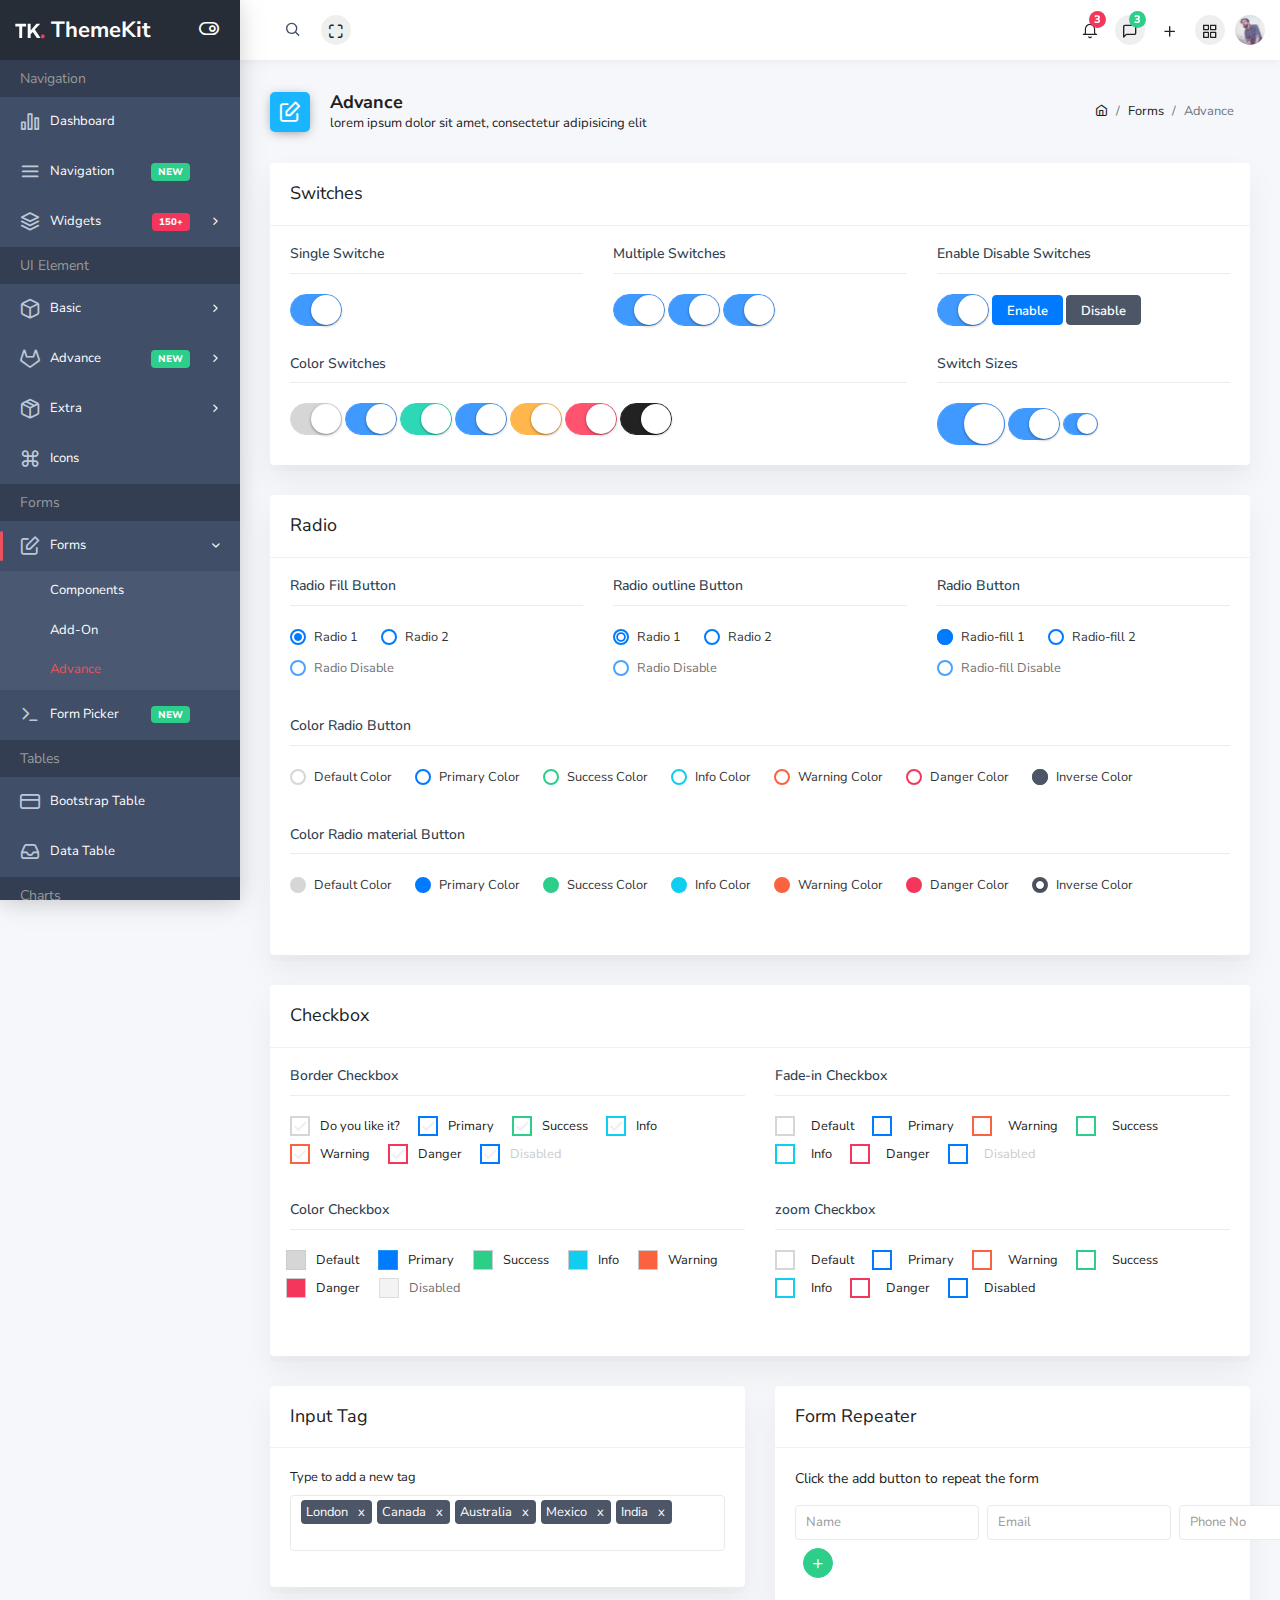
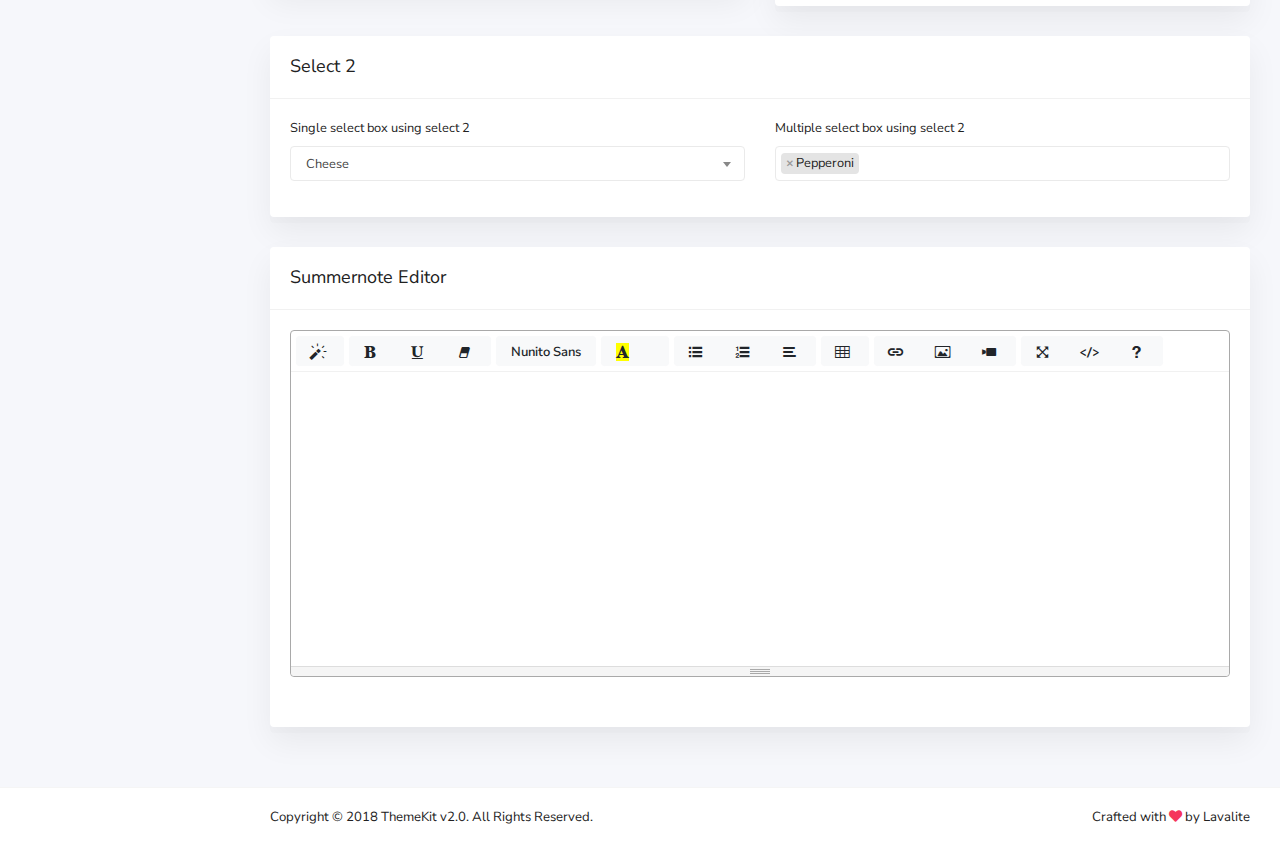
<file: public/template/pages/form-advance.html>
<!doctype html>
<html class="no-js" lang="en">
    <head>
        <meta charset="utf-8">
        <meta http-equiv="x-ua-compatible" content="ie=edge">
        <title>Form Advance | ThemeKit - Admin Template</title>
        <meta name="description" content="">
        <meta name="keywords" content="">
        <meta name="viewport" content="width=device-width, initial-scale=1">
        
        <link rel="icon" href="../favicon.ico" type="image/x-icon" />

        <link href="https://fonts.googleapis.com/css?family=Nunito+Sans:300,400,600,700,800" rel="stylesheet">
        
        <link rel="stylesheet" href="../plugins/bootstrap/dist/css/bootstrap.min.css">
        <link rel="stylesheet" href="../plugins/fontawesome-free/css/all.min.css">
        <link rel="stylesheet" href="../plugins/ionicons/dist/css/ionicons.min.css">
        <link rel="stylesheet" href="../plugins/icon-kit/dist/css/iconkit.min.css">
        <link rel="stylesheet" href="../plugins/perfect-scrollbar/css/perfect-scrollbar.css">
        <link rel="stylesheet" href="../plugins/select2/dist/css/select2.min.css">
        <link rel="stylesheet" href="../plugins/summernote/dist/summernote-bs4.css">
        <link rel="stylesheet" href="../plugins/bootstrap-tagsinput/dist/bootstrap-tagsinput.css">
        <link rel="stylesheet" href="../plugins/mohithg-switchery/dist/switchery.min.css">
        <link rel="stylesheet" href="../dist/css/theme.min.css">
        <script src="../src/js/vendor/modernizr-2.8.3.min.js"></script>
    </head>

    <body>
        <!--[if lt IE 8]>
            <p class="browserupgrade">You are using an <strong>outdated</strong> browser. Please <a href="http://browsehappy.com/">upgrade your browser</a> to improve your experience.</p>
        <![endif]-->

        <div class="wrapper">
            <header class="header-top" header-theme="light">
                <div class="container-fluid">
                    <div class="d-flex justify-content-between">
                        <div class="top-menu d-flex align-items-center">
                            <button type="button" class="btn-icon mobile-nav-toggle d-lg-none"><span></span></button>
                            <div class="header-search">
                                <div class="input-group">
                                    <span class="input-group-addon search-close"><i class="ik ik-x"></i></span>
                                    <input type="text" class="form-control">
                                    <span class="input-group-addon search-btn"><i class="ik ik-search"></i></span>
                                </div>
                            </div>
                            <button type="button" id="navbar-fullscreen" class="nav-link"><i class="ik ik-maximize"></i></button>
                        </div>
                        <div class="top-menu d-flex align-items-center">
                            <div class="dropdown">
                                <a class="nav-link dropdown-toggle" href="#" id="notiDropdown" role="button" data-toggle="dropdown" aria-haspopup="true" aria-expanded="false"><i class="ik ik-bell"></i><span class="badge bg-danger">3</span></a>
                                <div class="dropdown-menu dropdown-menu-right notification-dropdown" aria-labelledby="notiDropdown">
                                    <h4 class="header">Notifications</h4>
                                    <div class="notifications-wrap">
                                        <a href="#" class="media">
                                            <span class="d-flex">
                                                <i class="ik ik-check"></i> 
                                            </span>
                                            <span class="media-body">
                                                <span class="heading-font-family media-heading">Invitation accepted</span> 
                                                <span class="media-content">Your have been Invited ...</span>
                                            </span>
                                        </a>
                                        <a href="#" class="media">
                                            <span class="d-flex">
                                                <img src="../img/users/1.jpg" class="rounded-circle" alt="">
                                            </span>
                                            <span class="media-body">
                                                <span class="heading-font-family media-heading">Steve Smith</span> 
                                                <span class="media-content">I slowly updated projects</span>
                                            </span>
                                        </a>
                                        <a href="#" class="media">
                                            <span class="d-flex">
                                                <i class="ik ik-calendar"></i> 
                                            </span>
                                            <span class="media-body">
                                                <span class="heading-font-family media-heading">To Do</span> 
                                                <span class="media-content">Meeting with Nathan on Friday 8 AM ...</span>
                                            </span>
                                        </a>
                                    </div>
                                    <div class="footer"><a href="javascript:void(0);">See all activity</a></div>
                                </div>
                            </div>
                            <button type="button" class="nav-link ml-10 right-sidebar-toggle"><i class="ik ik-message-square"></i><span class="badge bg-success">3</span></button>
                            <div class="dropdown">
                                <a class="nav-link dropdown-toggle" href="#" id="menuDropdown" role="button" data-toggle="dropdown" aria-haspopup="true" aria-expanded="false"><i class="ik ik-plus"></i></a>
                                <div class="dropdown-menu dropdown-menu-right menu-grid" aria-labelledby="menuDropdown">
                                    <a class="dropdown-item" href="#" data-toggle="tooltip" data-placement="top" title="Dashboard"><i class="ik ik-bar-chart-2"></i></a>
                                    <a class="dropdown-item" href="#" data-toggle="tooltip" data-placement="top" title="Message"><i class="ik ik-mail"></i></a>
                                    <a class="dropdown-item" href="#" data-toggle="tooltip" data-placement="top" title="Accounts"><i class="ik ik-users"></i></a>
                                    <a class="dropdown-item" href="#" data-toggle="tooltip" data-placement="top" title="Sales"><i class="ik ik-shopping-cart"></i></a>
                                    <a class="dropdown-item" href="#" data-toggle="tooltip" data-placement="top" title="Purchase"><i class="ik ik-briefcase"></i></a>
                                    <a class="dropdown-item" href="#" data-toggle="tooltip" data-placement="top" title="Pages"><i class="ik ik-clipboard"></i></a>
                                    <a class="dropdown-item" href="#" data-toggle="tooltip" data-placement="top" title="Chats"><i class="ik ik-message-square"></i></a>
                                    <a class="dropdown-item" href="#" data-toggle="tooltip" data-placement="top" title="Contacts"><i class="ik ik-map-pin"></i></a>
                                    <a class="dropdown-item" href="#" data-toggle="tooltip" data-placement="top" title="Blocks"><i class="ik ik-inbox"></i></a>
                                    <a class="dropdown-item" href="#" data-toggle="tooltip" data-placement="top" title="Events"><i class="ik ik-calendar"></i></a>
                                    <a class="dropdown-item" href="#" data-toggle="tooltip" data-placement="top" title="Notifications"><i class="ik ik-bell"></i></a>
                                    <a class="dropdown-item" href="#" data-toggle="tooltip" data-placement="top" title="More"><i class="ik ik-more-horizontal"></i></a>
                                </div>
                            </div>
                            <button type="button" class="nav-link ml-10" id="apps_modal_btn" data-toggle="modal" data-target="#appsModal"><i class="ik ik-grid"></i></button>
                            <div class="dropdown">
                                <a class="dropdown-toggle" href="#" id="userDropdown" role="button" data-toggle="dropdown" aria-haspopup="true" aria-expanded="false"><img class="avatar" src="../img/user.jpg" alt=""></a>
                                <div class="dropdown-menu dropdown-menu-right" aria-labelledby="userDropdown">
                                    <a class="dropdown-item" href="profile.html"><i class="ik ik-user dropdown-icon"></i> Profile</a>
                                    <a class="dropdown-item" href="#"><i class="ik ik-settings dropdown-icon"></i> Settings</a>
                                    <a class="dropdown-item" href="#"><span class="float-right"><span class="badge badge-primary">6</span></span><i class="ik ik-mail dropdown-icon"></i> Inbox</a>
                                    <a class="dropdown-item" href="#"><i class="ik ik-navigation dropdown-icon"></i> Message</a>
                                    <a class="dropdown-item" href="login.html"><i class="ik ik-power dropdown-icon"></i> Logout</a>
                                </div>
                            </div>

                        </div>
                    </div>
                </div>
            </header>

            <div class="page-wrap">
                <div class="app-sidebar colored">
                    <div class="sidebar-header">
                        <a class="header-brand" href="index.html">
                            <div class="logo-img">
                               <img src="../src/img/brand-white.svg" class="header-brand-img" alt="lavalite"> 
                            </div>
                            <span class="text">ThemeKit</span>
                        </a>
                        <button type="button" class="nav-toggle"><i data-toggle="expanded" class="ik ik-toggle-right toggle-icon"></i></button>
                        <button id="sidebarClose" class="nav-close"><i class="ik ik-x"></i></button>
                    </div>
                    
                    <div class="sidebar-content">
                        <div class="nav-container">
                            <nav id="main-menu-navigation" class="navigation-main">
                                <div class="nav-lavel">Navigation</div>
                                <div class="nav-item">
                                    <a href="../index.html"><i class="ik ik-bar-chart-2"></i><span>Dashboard</span></a>
                                </div>
                                <div class="nav-item">
                                    <a href="navbar.html"><i class="ik ik-menu"></i><span>Navigation</span> <span class="badge badge-success">New</span></a>
                                </div>
                                <div class="nav-item has-sub">
                                    <a href="javascript:void(0)"><i class="ik ik-layers"></i><span>Widgets</span> <span class="badge badge-danger">150+</span></a>
                                    <div class="submenu-content">
                                        <a href="widgets.html" class="menu-item">Basic</a>
                                        <a href="widget-statistic.html" class="menu-item">Statistic</a>
                                        <a href="widget-data.html" class="menu-item">Data</a>
                                        <a href="widget-chart.html" class="menu-item">Chart Widget</a>
                                    </div>
                                </div>
                                <div class="nav-lavel">UI Element</div>
                                <div class="nav-item has-sub">
                                    <a href="#"><i class="ik ik-box"></i><span>Basic</span></a>
                                    <div class="submenu-content">
                                        <a href="ui/alerts.html" class="menu-item">Alerts</a>
                                        <a href="ui/badges.html" class="menu-item">Badges</a>
                                        <a href="ui/buttons.html" class="menu-item">Buttons</a>
                                        <a href="ui/navigation.html" class="menu-item">Navigation</a>
                                    </div>
                                </div>
                                <div class="nav-item has-sub">
                                    <a href="#"><i class="ik ik-gitlab"></i><span>Advance</span> <span class="badge badge-success">New</span></a>
                                    <div class="submenu-content">
                                        <a href="ui/modals.html" class="menu-item">Modals</a>
                                        <a href="ui/notifications.html" class="menu-item">Notifications</a>
                                        <a href="ui/carousel.html" class="menu-item">Slider</a>
                                        <a href="ui/range-slider.html" class="menu-item">Range Slider</a>
                                        <a href="ui/rating.html" class="menu-item">Rating</a>
                                    </div>
                                </div>
                                <div class="nav-item has-sub">
                                    <a href="#"><i class="ik ik-package"></i><span>Extra</span></a>
                                    <div class="submenu-content">
                                        <a href="ui/session-timeout.html" class="menu-item">Session Timeout</a>
                                    </div>
                                </div>
                                <div class="nav-item">
                                    <a href="ui/icons.html"><i class="ik ik-command"></i><span>Icons</span></a>
                                </div>
                                <div class="nav-lavel">Forms</div>
                                <div class="nav-item has-sub active open">
                                    <a href="#"><i class="ik ik-edit"></i><span>Forms</span></a>
                                    <div class="submenu-content">
                                        <a href="form-components.html" class="menu-item">Components</a>
                                        <a href="form-addon.html" class="menu-item">Add-On</a>
                                        <a href="form-advance.html" class="menu-item active">Advance</a>
                                    </div>
                                </div>
                                <div class="nav-item">
                                    <a href="form-picker.html"><i class="ik ik-terminal"></i><span>Form Picker</span> <span class="badge badge-success">New</span></a>
                                </div>

                                <div class="nav-lavel">Tables</div>
                                <div class="nav-item">
                                    <a href="table-bootstrap.html"><i class="ik ik-credit-card"></i><span>Bootstrap Table</span></a>
                                </div>
                                <div class="nav-item">
                                    <a href="table-datatable.html"><i class="ik ik-inbox"></i><span>Data Table</span></a>
                                </div>

                                <div class="nav-lavel">Charts</div>
                                <div class="nav-item has-sub">
                                    <a href="#"><i class="ik ik-pie-chart"></i><span>Charts</span> <span class="badge badge-success">New</span></a>
                                    <div class="submenu-content">
                                        <a href="charts-chartist.html" class="menu-item">Chartist</a>
                                        <a href="charts-flot.html" class="menu-item">Flot</a>
                                        <a href="charts-knob.html" class="menu-item">Knob</a>
                                        <a href="charts-amcharts.html" class="menu-item">Amcharts</a>
                                    </div>
                                </div>

                                <div class="nav-lavel">Apps</div>
                                <div class="nav-item">
                                    <a href="calendar.html"><i class="ik ik-calendar"></i><span>Calendar</span></a>
                                </div>
                                <div class="nav-item">
                                    <a href="taskboard.html"><i class="ik ik-server"></i><span>Taskboard</span></a>
                                </div>

                                <div class="nav-lavel">Pages</div>

                                <div class="nav-item has-sub">
                                    <a href="#"><i class="ik ik-lock"></i><span>Authentication</span></a>
                                    <div class="submenu-content">
                                        <a href="login.html" class="menu-item">Login</a>
                                        <a href="register.html" class="menu-item">Register</a>
                                        <a href="forgot-password.html" class="menu-item">Forgot Password</a>
                                    </div>
                                </div>
                                <div class="nav-item has-sub">
                                    <a href="#"><i class="ik ik-file-text"></i><span>Other</span></a>
                                    <div class="submenu-content">
                                        <a href="profile.html" class="menu-item">Profile</a>
                                        <a href="invoice.html" class="menu-item">Invoice</a>
                                    </div>
                                </div>
                                <div class="nav-item">
                                    <a href="layouts.html"><i class="ik ik-layout"></i><span>Layouts</span><span class="badge badge-success">New</span></a>
                                </div>
                                <div class="nav-lavel">Other</div>
                                <div class="nav-item has-sub">
                                    <a href="javascript:void(0)"><i class="ik ik-list"></i><span>Menu Levels</span></a>
                                    <div class="submenu-content">
                                        <a href="javascript:void(0)" class="menu-item">Menu Level 2.1</a>
                                        <div class="nav-item has-sub">
                                            <a href="javascript:void(0)" class="menu-item">Menu Level 2.2</a>
                                            <div class="submenu-content">
                                                <a href="javascript:void(0)" class="menu-item">Menu Level 3.1</a>
                                            </div>
                                        </div>
                                        <a href="javascript:void(0)" class="menu-item">Menu Level 2.3</a>
                                    </div>
                                </div>
                                <div class="nav-item">
                                    <a href="javascript:void(0)" class="disabled"><i class="ik ik-slash"></i><span>Disabled Menu</span></a>
                                </div>
                                <div class="nav-item">
                                    <a href="javascript:void(0)"><i class="ik ik-award"></i><span>Sample Page</span></a>
                                </div>
                                <div class="nav-lavel">Support</div>
                                <div class="nav-item">
                                    <a href="javascript:void(0)"><i class="ik ik-monitor"></i><span>Documentation</span></a>
                                </div>
                                <div class="nav-item">
                                    <a href="javascript:void(0)"><i class="ik ik-help-circle"></i><span>Submit Issue</span></a>
                                </div>
                            </nav>
                        </div>
                    </div>
                </div>
                <div class="main-content">
                    <div class="container-fluid">
                        <div class="page-header">
                            <div class="row align-items-end">
                                <div class="col-lg-8">
                                    <div class="page-header-title">
                                        <i class="ik ik-edit bg-blue"></i>
                                        <div class="d-inline">
                                            <h5>Advance</h5>
                                            <span>lorem ipsum dolor sit amet, consectetur adipisicing elit</span>
                                        </div>
                                    </div>
                                </div>
                                <div class="col-lg-4">
                                    <nav class="breadcrumb-container" aria-label="breadcrumb">
                                        <ol class="breadcrumb">
                                            <li class="breadcrumb-item">
                                                <a href="../index.html"><i class="ik ik-home"></i></a>
                                            </li>
                                            <li class="breadcrumb-item"><a href="#">Forms</a></li>
                                            <li class="breadcrumb-item active" aria-current="page">Advance</li>
                                        </ol>
                                    </nav>
                                </div>
                            </div>
                        </div>

                        <div class="row">
                            <div class="col-md-12">
                                <div class="card">
                                    <div class="card-header">
                                        <h3>Switches</h3>
                                    </div>
                                    <div class="card-body">
                                        <div class="row">
                                            <div class="col-sm-12 col-xl-4 mb-30">
                                                <h4 class="sub-title">Single Switche</h4>
                                                <input type="checkbox" class="js-single" checked />
                                            </div>
                                            <div class="col-sm-12 col-xl-4 mb-30">
                                                <h4 class="sub-title">Multiple Switches</h4>
                                                <input type="checkbox" class="js-switch" checked />
                                                <input type="checkbox" class="js-switch" checked />
                                                <input type="checkbox" class="js-switch" checked />
                                            </div>
                                            <div class="col-sm-12 col-xl-4 mb-30">
                                                <h4 class="sub-title">Enable Disable Switches</h4>
                                                <input type="checkbox" class="js-dynamic-state" checked />
                                                <button class="btn btn-primary js-dynamic-enable">Enable</button>
                                                <button class="btn btn-inverse js-dynamic-disable">Disable</button>
                                            </div>
                                        </div>
                                        <div class="row">
                                            <div class="col-sm-8">
                                                <h4 class="sub-title">Color Switches</h4>
                                                <input type="checkbox" class="js-default" checked />
                                                <input type="checkbox" class="js-primary" checked />
                                                <input type="checkbox" class="js-success" checked />
                                                <input type="checkbox" class="js-info" checked />
                                                <input type="checkbox" class="js-warning" checked />
                                                <input type="checkbox" class="js-danger" checked />
                                                <input type="checkbox" class="js-inverse" checked />
                                            </div>
                                            <div class="col-sm-4">
                                                <h4 class="sub-title">Switch Sizes</h4>
                                                <input type="checkbox" class="js-large" checked />
                                                <input type="checkbox" class="js-medium" checked />
                                                <input type="checkbox" class="js-small" checked />
                                            </div>
                                        </div>
                                    </div>
                                </div>

                                <div class="card">
                                    <div class="card-header">
                                        <h3>Radio</h3>
                                    </div>
                                    <div class="card-body">
                                        <div class="row">
                                            <div class="col-sm-12 col-md-6 col-xl-4 mb-30">
                                                <h4 class="sub-title">Radio Fill Button</h4>
                                                <div class="form-radio">
                                                    <form>
                                                        <div class="radio radio-inline">
                                                            <label>
                                                                <input type="radio" name="radio" checked="checked">
                                                                <i class="helper"></i>Radio 1
                                                            </label>
                                                        </div>
                                                        <div class="radio radio-inline">
                                                            <label>
                                                                <input type="radio" name="radio">
                                                                <i class="helper"></i>Radio 2
                                                            </label>
                                                        </div>
                                                        <div class="radio radio-inline radio-disable">
                                                            <label>
                                                                <input type="radio" disabled="" name="radio">
                                                                <i class="helper"></i>Radio Disable
                                                            </label>
                                                        </div>
                                                    </form>
                                                </div>
                                            </div>
                                            <div class="col-sm-12 col-md-6 col-xl-4 mb-30">
                                                <h4 class="sub-title">Radio outline Button</h4>
                                                <div class="form-radio">
                                                    <form>
                                                        <div class="radio radio-outline radio-inline">
                                                            <label>
                                                                <input type="radio" name="radio" checked="checked">
                                                                <i class="helper"></i>Radio 1
                                                            </label>
                                                        </div>
                                                        <div class="radio radio-outline radio-inline">
                                                            <label>
                                                                <input type="radio" name="radio">
                                                                <i class="helper"></i>Radio 2
                                                            </label>
                                                        </div>
                                                        <div class="radio radio-inline radio-disable">
                                                            <label>
                                                                <input type="radio" disabled="" name="radio">
                                                                <i class="helper"></i>Radio Disable
                                                            </label>
                                                        </div>
                                                    </form>
                                                </div>
                                            </div>
                                            <div class="col-sm-12 col-md-6 col-xl-4 mb-30">
                                                <h4 class="sub-title">Radio Button</h4>
                                                <div class="form-radio">
                                                    <form>
                                                        <div class="radio radiofill radio-inline">
                                                            <label>
                                                                <input type="radio" name="radio" checked="checked">
                                                                <i class="helper"></i>Radio-fill 1
                                                            </label>
                                                        </div>
                                                        <div class="radio radiofill radio-inline">
                                                            <label>
                                                                <input type="radio" name="radio">
                                                                <i class="helper"></i>Radio-fill 2
                                                            </label>
                                                        </div>
                                                        <div class="radio radiofill radio-inline radio-disable">
                                                            <label>
                                                                <input type="radio" disabled="" name="radio">
                                                                <i class="helper"></i>Radio-fill Disable
                                                            </label>
                                                        </div>
                                                    </form>
                                                </div>
                                            </div>
                                        </div>
                                        <h4 class="sub-title">Color Radio Button</h4>
                                        <div class="form-radio mb-30">
                                            <form>
                                                <div class="radio radiofill radio-default radio-inline">
                                                    <label>
                                                        <input type="radio" name="radio" checked="checked">
                                                        <i class="helper"></i>Default Color
                                                    </label>
                                                </div>
                                                <div class="radio radiofill radio-primary radio-inline">
                                                    <label>
                                                        <input type="radio" name="radio" checked="checked">
                                                        <i class="helper"></i>Primary Color
                                                    </label>
                                                </div>
                                                <div class="radio radiofill radio-success radio-inline">
                                                    <label>
                                                        <input type="radio" name="radio" checked="checked">
                                                        <i class="helper"></i>Success Color
                                                    </label>
                                                </div>
                                                <div class="radio radiofill radio-info radio-inline">
                                                    <label>
                                                        <input type="radio" name="radio" checked="checked">
                                                        <i class="helper"></i>Info Color
                                                    </label>
                                                </div>
                                                <div class="radio radiofill radio-warning radio-inline">
                                                    <label>
                                                        <input type="radio" name="radio" checked="checked">
                                                        <i class="helper"></i>Warning Color
                                                    </label>
                                                </div>
                                                <div class="radio radiofill radio-danger radio-inline">
                                                    <label>
                                                        <input type="radio" name="radio" checked="checked">
                                                        <i class="helper"></i>Danger Color
                                                    </label>
                                                </div>
                                                <div class="radio radiofill radio-inverse radio-inline">
                                                    <label>
                                                        <input type="radio" name="radio" checked="checked">
                                                        <i class="helper"></i>Inverse Color
                                                    </label>
                                                </div>
                                            </form>
                                        </div>
                                        <h4 class="sub-title">Color Radio material Button</h4>
                                        <div class="form-radio mb-30">
                                            <form>
                                                <div class="radio radio-matrial radio-default radio-inline">
                                                    <label>
                                                        <input type="radio" name="radio" checked="checked">
                                                        <i class="helper"></i>Default Color
                                                    </label>
                                                </div>
                                                <div class="radio radio-matrial radio-primary radio-inline">
                                                    <label>
                                                        <input type="radio" name="radio" checked="checked">
                                                        <i class="helper"></i>Primary Color
                                                    </label>
                                                </div>
                                                <div class="radio radio-matrial radio-success radio-inline">
                                                    <label>
                                                        <input type="radio" name="radio" checked="checked">
                                                        <i class="helper"></i>Success Color
                                                    </label>
                                                </div>
                                                <div class="radio radio-matrial radio-info radio-inline">
                                                    <label>
                                                        <input type="radio" name="radio" checked="checked">
                                                        <i class="helper"></i>Info Color
                                                    </label>
                                                </div>
                                                <div class="radio radio-matrial radio-warning radio-inline">
                                                    <label>
                                                        <input type="radio" name="radio" checked="checked">
                                                        <i class="helper"></i>Warning Color
                                                    </label>
                                                </div>
                                                <div class="radio radio-matrial radio-danger radio-inline">
                                                    <label>
                                                        <input type="radio" name="radio" checked="checked">
                                                        <i class="helper"></i>Danger Color
                                                    </label>
                                                </div>
                                                <div class="radio radio-matrial radio-inverse radio-inline">
                                                    <label>
                                                        <input type="radio" name="radio" checked="checked">
                                                        <i class="helper"></i>Inverse Color
                                                    </label>
                                                </div>
                                            </form>
                                        </div>
                                    </div>
                                </div>

                                <div class="card">
                                    <div class="card-header">
                                        <h3>Checkbox</h3>
                                    </div>
                                    <div class="card-body">
                                        <div class="row">
                                            <div class="col-sm-12 col-xl-6 mb-30">
                                                <h4 class="sub-title">Border Checkbox</h4>
                                                <div class="border-checkbox-section">
                                                    <div class="border-checkbox-group border-checkbox-group-default">
                                                        <input class="border-checkbox" type="checkbox" id="checkbox0">
                                                        <label class="border-checkbox-label" for="checkbox0">Do you like it?</label>
                                                    </div>
                                                    <div class="border-checkbox-group border-checkbox-group-primary">
                                                        <input class="border-checkbox" type="checkbox" id="checkbox1">
                                                        <label class="border-checkbox-label" for="checkbox1">Primary</label>
                                                    </div>
                                                    <div class="border-checkbox-group border-checkbox-group-success">
                                                        <input class="border-checkbox" type="checkbox" id="checkbox2">
                                                        <label class="border-checkbox-label" for="checkbox2">Success</label>
                                                    </div>
                                                    <div class="border-checkbox-group border-checkbox-group-info">
                                                        <input class="border-checkbox" type="checkbox" id="checkbox3">
                                                        <label class="border-checkbox-label" for="checkbox3">Info</label>
                                                    </div>
                                                    <div class="border-checkbox-group border-checkbox-group-warning">
                                                        <input class="border-checkbox" type="checkbox" id="checkbox4">
                                                        <label class="border-checkbox-label" for="checkbox4">Warning</label>
                                                    </div>
                                                    <div class="border-checkbox-group border-checkbox-group-danger">
                                                        <input class="border-checkbox" type="checkbox" id="checkbox5">
                                                        <label class="border-checkbox-label" for="checkbox5">Danger</label>
                                                    </div>
                                                    <div class="border-checkbox-group">
                                                        <input class="border-checkbox" type="checkbox" id="checkbox6" disabled>
                                                        <label class="border-checkbox-label" for="checkbox6">Disabled</label>
                                                    </div>
                                                </div>
                                            </div>
                                            <div class="col-sm-12 col-xl-6 mb-30">
                                                <h4 class="sub-title">Fade-in Checkbox</h4>
                                                <div class="checkbox-fade fade-in-default">
                                                    <label>
                                                        <input type="checkbox" value="">
                                                        <span class="cr">
                                                            <i class="cr-icon ik ik-check txt-default"></i>
                                                        </span>
                                                        <span>Default</span>
                                                    </label>
                                                </div>
                                                <div class="checkbox-fade fade-in-primary">
                                                    <label>
                                                        <input type="checkbox" value="">
                                                        <span class="cr">
                                                            <i class="cr-icon ik ik-check txt-primary"></i>
                                                        </span>
                                                        <span>Primary</span>
                                                    </label>
                                                </div>
                                                <div class="checkbox-fade fade-in-warning">
                                                    <label>
                                                        <input type="checkbox" value="">
                                                        <span class="cr">
                                                            <i class="cr-icon ik ik-check txt-warning"></i>
                                                        </span>
                                                        <span> Warning</span>
                                                    </label>
                                                </div>
                                                <div class="checkbox-fade fade-in-success">
                                                    <label>
                                                        <input type="checkbox" value="">
                                                        <span class="cr">
                                                            <i class="cr-icon ik ik-check txt-success"></i>
                                                        </span>
                                                        <span>Success</span>
                                                    </label>
                                                </div>
                                                <div class="checkbox-fade fade-in-info">
                                                    <label>
                                                        <input type="checkbox" value="">
                                                        <span class="cr">
                                                            <i class="cr-icon ik ik-check txt-info"></i>
                                                        </span>
                                                        <span> Info</span>
                                                    </label>
                                                </div>
                                                <div class="checkbox-fade fade-in-danger">
                                                    <label>
                                                        <input type="checkbox" value="">
                                                        <span class="cr">
                                                          <i class="cr-icon ik ik-check txt-danger"></i>
                                                        </span>
                                                        <span> Danger</span>
                                                    </label>
                                                </div>
                                                <div class="checkbox-fade fade-in-disable">
                                                    <label>
                                                        <input type="checkbox" value="" disabled>
                                                        <span class="cr">
                                                          <i class="cr-icon ik ik-check text-default"></i>
                                                        </span>
                                                        <span>Disabled</span>
                                                    </label>
                                                </div>
                                            </div>
                                        </div>
                                        <div class="row">
                                            <div class="col-sm-12 col-xl-6 mb-30">
                                                <h4 class="sub-title">Color Checkbox</h4>
                                                <div class="checkbox-color checkbox-default">
                                                    <input id="checkbox12" type="checkbox" checked="">
                                                    <label for="checkbox12">
                                                    Default
                                                    </label>
                                                </div>
                                                <div class="checkbox-color checkbox-primary">
                                                    <input id="checkbox18" type="checkbox" checked="">
                                                    <label for="checkbox18">
                                                    Primary
                                                    </label>
                                                </div>
                                                <div class="checkbox-color checkbox-success">
                                                    <input id="checkbox13" type="checkbox" checked="">
                                                    <label for="checkbox13">
                                                    Success
                                                    </label>
                                                </div>
                                                <div class="checkbox-color checkbox-info">
                                                    <input id="checkbox14" type="checkbox" checked="">
                                                    <label for="checkbox14">
                                                    Info
                                                    </label>
                                                </div>
                                                <div class="checkbox-color checkbox-warning">
                                                    <input id="checkbox15" type="checkbox" checked="">
                                                    <label for="checkbox15">
                                                    Warning
                                                    </label>
                                                </div>
                                                <div class="checkbox-color checkbox-danger">
                                                    <input id="checkbox16" type="checkbox" checked="">
                                                    <label for="checkbox16">
                                                    Danger
                                                    </label>
                                                </div>
                                                <div class="checkbox-color checkbox-default">
                                                    <input id="checkbox17" type="checkbox" disabled="">
                                                    <label for="checkbox17">
                                                    Disabled
                                                    </label>
                                                </div>
                                            </div>
                                            <div class="col-sm-12 col-xl-6 mb-30">
                                                <h4 class="sub-title">zoom Checkbox</h4>
                                                <div class="checkbox-zoom zoom-default">
                                                    <label>
                                                        <input type="checkbox" value="">
                                                        <span class="cr">
                                                            <i class="cr-icon ik ik-check txt-default"></i>
                                                        </span>
                                                        <span>Default</span>
                                                    </label>
                                                </div>
                                                <div class="checkbox-zoom zoom-primary">
                                                    <label>
                                                        <input type="checkbox" value="">
                                                        <span class="cr">
                                                            <i class="cr-icon ik ik-check txt-primary"></i>
                                                        </span>
                                                        <span>Primary</span>
                                                    </label>
                                                </div>
                                                <div class="checkbox-zoom zoom-warning">
                                                    <label>
                                                        <input type="checkbox" value="">
                                                        <span class="cr">
                                                            <i class="cr-icon ik ik-check txt-warning"></i>
                                                        </span>
                                                        <span> Warning</span>
                                                    </label>
                                                </div>
                                                <div class="checkbox-zoom zoom-success">
                                                    <label>
                                                        <input type="checkbox" value="">
                                                        <span class="cr">
                                                            <i class="cr-icon ik ik-check txt-success"></i>
                                                        </span>
                                                        <span>Success</span>
                                                    </label>
                                                </div>
                                                <div class="checkbox-zoom zoom-info">
                                                    <label>
                                                        <input type="checkbox" value="">
                                                        <span class="cr">
                                                            <i class="cr-icon ik ik-check txt-info"></i>
                                                        </span>
                                                        <span> Info</span>
                                                    </label>
                                                </div>
                                                <div class="checkbox-zoom zoom-danger">
                                                    <label>
                                                        <input type="checkbox" value="">
                                                        <span class="cr">
                                                            <i class="cr-icon ik ik-check txt-danger"></i>
                                                        </span>
                                                        <span> Danger</span>
                                                    </label>
                                                </div>
                                                <div class="checkbox-zoom zoom-disable">
                                                    <label>
                                                        <input type="checkbox" value="" disabled>
                                                        <span class="cr">
                                                            <i class="cr-icon ik ik-check text-default"></i>
                                                        </span>
                                                        <span>Disabled</span>
                                                    </label>
                                                </div>
                                            </div>
                                        </div>
                                    </div>
                                </div>

                            </div>
                        </div>

                        <div class="row">
                            <div class="col-md-6">
                                <div class="card">
                                    <div class="card-header"><h3>Input Tag</h3></div>
                                    <div class="card-body">
                                        <form action="">
                                            <div class="form-group">
                                                <label for="input">Type to add a new tag</label>
                                                <input type="text" id="tags" class="form-control" value="London,Canada,Australia,Mexico,India">
                                            </div>
                                        </form>
                                    </div>
                                </div>
                            </div>
                            <div class="col-md-6">
                                <div class="card">
                                    <div class="card-header"><h3>Form Repeater</h3></div>
                                    <div class="card-body">
                                        <p>Click the add button to repeat the form</p>
                                        <form class="form-inline repeater">
                                            <div data-repeater-list="group-a">
                                                <div data-repeater-item class="d-flex mb-2">
                                                    <label class="sr-only" for="inlineFormInputGroup1">Users</label>
                                                    <div class="form-group mb-2 mr-sm-2 mb-sm-0">
                                                        <input type="text" class="form-control" placeholder="Name">
                                                    </div>
                                                    <div class="form-group mb-2 mr-sm-2 mb-sm-0">
                                                        <input type="email" class="form-control" placeholder="Email">
                                                    </div>
                                                    <div class="form-group mb-2 mr-sm-2 mb-sm-0">
                                                        <input type="tel" class="form-control" placeholder="Phone No">
                                                    </div>
                                                    <button data-repeater-delete type="button" class="btn btn-danger btn-icon ml-2" ><i class="ik ik-trash-2"></i></button>
                                                </div>
                                            </div>
                                            <button data-repeater-create type="button" class="btn btn-success btn-icon ml-2 mb-2"><i class="ik ik-plus"></i></button>
                                        </form>
                                    </div>
                                </div>
                            </div>
                        </div>

                        <div class="row">
                            <div class="col-md-12">
                                <div class="card">
                                    <div class="card-header"><h3>Select 2</h3></div>
                                    <div class="card-body">
                                        <div class="row">
                                            <div class="col-md-6">
                                                <form class="sample-form">
                                                    <div class="form-group">
                                                        <label for="">Single select box using select 2 </label>
                                                        <select class="form-control select2">
                                                            <option value="cheese">Cheese</option>
                                                            <option value="tomatoes">Tomatoes</option>
                                                            <option value="mozarella">Mozzarella</option>
                                                            <option value="mushrooms">Mushrooms</option>
                                                            <option value="pepperoni">Pepperoni</option>
                                                            <option value="onions">Onions</option>
                                                        </select>
                                                    </div>
                                                </form>
                                            </div>
                                            <div class="col-md-6">
                                                <form class="sample-form">
                                                    <div class="form-group">
                                                        <label for="">Multiple select box using select 2 </label>
                                                        <select class="form-control select2" multiple="multiple">
                                                            <option value="cheese">Cheese</option>
                                                            <option value="tomatoes">Tomatoes</option>
                                                            <option value="mozarella">Mozzarella</option>
                                                            <option value="mushrooms">Mushrooms</option>
                                                            <option value="pepperoni" selected>Pepperoni</option>
                                                            <option value="onions">Onions</option>
                                                        </select>
                                                    </div>
                                                </form>
                                            </div>
                                        </div>
                                    </div>
                                </div>
                            </div>
                        </div>

                        <div class="row">
                            <div class="col-md-12">
                                <div class="card">
                                    <div class="card-header"><h3>Summernote Editor</h3></div>
                                    <div class="card-body">
                                        <textarea class="form-control html-editor" rows="10"></textarea>
                                    </div>
                                </div>
                            </div>
                        </div>

                        
                    </div>
                </div>
                <aside class="right-sidebar">
                    <div class="sidebar-chat" data-plugin="chat-sidebar">
                        <div class="sidebar-chat-info">
                            <h6>Chat List</h6>
                            <form class="mr-t-10">
                                <div class="form-group">
                                    <input type="text" class="form-control" placeholder="Search for friends ..."> 
                                    <i class="ik ik-search"></i>
                                </div>
                            </form>
                        </div>
                        <div class="chat-list">
                            <div class="list-group row">
                                <a href="javascript:void(0)" class="list-group-item" data-chat-user="Gene Newman">
                                    <figure class="user--online">
                                        <img src="../img/users/1.jpg" class="rounded-circle" alt="">
                                    </figure><span><span class="name">Gene Newman</span>  <span class="username">@gene_newman</span> </span>
                                </a>
                                <a href="javascript:void(0)" class="list-group-item" data-chat-user="Billy Black">
                                    <figure class="user--online">
                                        <img src="../img/users/2.jpg" class="rounded-circle" alt="">
                                    </figure><span><span class="name">Billy Black</span>  <span class="username">@billyblack</span> </span>
                                </a>
                                <a href="javascript:void(0)" class="list-group-item" data-chat-user="Herbert Diaz">
                                    <figure class="user--online">
                                        <img src="../img/users/3.jpg" class="rounded-circle" alt="">
                                    </figure><span><span class="name">Herbert Diaz</span>  <span class="username">@herbert</span> </span>
                                </a>
                                <a href="javascript:void(0)" class="list-group-item" data-chat-user="Sylvia Harvey">
                                    <figure class="user--busy">
                                        <img src="../img/users/4.jpg" class="rounded-circle" alt="">
                                    </figure><span><span class="name">Sylvia Harvey</span>  <span class="username">@sylvia</span> </span>
                                </a>
                                <a href="javascript:void(0)" class="list-group-item active" data-chat-user="Marsha Hoffman">
                                    <figure class="user--busy">
                                        <img src="../img/users/5.jpg" class="rounded-circle" alt="">
                                    </figure><span><span class="name">Marsha Hoffman</span>  <span class="username">@m_hoffman</span> </span>
                                </a>
                                <a href="javascript:void(0)" class="list-group-item" data-chat-user="Mason Grant">
                                    <figure class="user--offline">
                                        <img src="../img/users/1.jpg" class="rounded-circle" alt="">
                                    </figure><span><span class="name">Mason Grant</span>  <span class="username">@masongrant</span> </span>
                                </a>
                                <a href="javascript:void(0)" class="list-group-item" data-chat-user="Shelly Sullivan">
                                    <figure class="user--offline">
                                        <img src="../img/users/2.jpg" class="rounded-circle" alt="">
                                    </figure><span><span class="name">Shelly Sullivan</span>  <span class="username">@shelly</span></span>
                                </a>
                            </div>
                        </div>
                    </div>
                </aside>

                <div class="chat-panel" hidden>
                    <div class="card">
                        <div class="card-header d-flex justify-content-between">
                            <a href="javascript:void(0);"><i class="ik ik-message-square text-success"></i></a>  
                            <span class="user-name">John Doe</span> 
                            <button type="button" class="close" aria-label="Close"><span aria-hidden="true">×</span></button>
                        </div>
                        <div class="card-body">
                            <div class="widget-chat-activity flex-1">
                                <div class="messages">
                                    <div class="message media reply">
                                        <figure class="user--online">
                                            <a href="#">
                                                <img src="../img/users/3.jpg" class="rounded-circle" alt="">
                                            </a>
                                        </figure>
                                        <div class="message-body media-body">
                                            <p>Epic Cheeseburgers come in all kind of styles.</p>
                                        </div>
                                    </div>
                                    <div class="message media">
                                        <figure class="user--online">
                                            <a href="#">
                                                <img src="../img/users/1.jpg" class="rounded-circle" alt="">
                                            </a>
                                        </figure>
                                        <div class="message-body media-body">
                                            <p>Cheeseburgers make your knees weak.</p>
                                        </div>
                                    </div>
                                    <div class="message media reply">
                                        <figure class="user--offline">
                                            <a href="#">
                                                <img src="../img/users/5.jpg" class="rounded-circle" alt="">
                                            </a>
                                        </figure>
                                        <div class="message-body media-body">
                                            <p>Cheeseburgers will never let you down.</p>
                                            <p>They'll also never run around or desert you.</p>
                                        </div>
                                    </div>
                                    <div class="message media">
                                        <figure class="user--online">
                                            <a href="#">
                                                <img src="../img/users/1.jpg" class="rounded-circle" alt="">
                                            </a>
                                        </figure>
                                        <div class="message-body media-body">
                                            <p>A great cheeseburger is a gastronomical event.</p>
                                        </div>
                                    </div>
                                    <div class="message media reply">
                                        <figure class="user--busy">
                                            <a href="#">
                                                <img src="../img/users/5.jpg" class="rounded-circle" alt="">
                                            </a>
                                        </figure>
                                        <div class="message-body media-body">
                                            <p>There's a cheesy incarnation waiting for you no matter what you palete preferences are.</p>
                                        </div>
                                    </div>
                                    <div class="message media">
                                        <figure class="user--online">
                                            <a href="#">
                                                <img src="../img/users/1.jpg" class="rounded-circle" alt="">
                                            </a>
                                        </figure>
                                        <div class="message-body media-body">
                                            <p>If you are a vegan, we are sorry for you loss.</p>
                                        </div>
                                    </div>
                                </div>
                            </div>
                        </div>
                        <form action="javascript:void(0)" class="card-footer" method="post">
                            <div class="d-flex justify-content-end">
                                <textarea class="border-0 flex-1" rows="1" placeholder="Type your message here"></textarea>
                                <button class="btn btn-icon" type="submit"><i class="ik ik-arrow-right text-success"></i></button>
                            </div>
                        </form>
                    </div>
                </div>
                <footer class="footer">
                    <div class="w-100 clearfix">
                        <span class="text-center text-sm-left d-md-inline-block">Copyright © 2018 ThemeKit v2.0. All Rights Reserved.</span>
                        <span class="float-none float-sm-right mt-1 mt-sm-0 text-center">Crafted with <i class="fa fa-heart text-danger"></i> by <a href="http://lavalite.org/" class="text-dark" target="_blank">Lavalite</a></span>
                    </div>
                </footer>
            </div>
        </div>
        
        
        

        <div class="modal fade apps-modal" id="appsModal" tabindex="-1" role="dialog" aria-labelledby="appsModalLabel" aria-hidden="true" data-backdrop="false">
            <button type="button" class="close" data-dismiss="modal" aria-label="Close"><i class="ik ik-x-circle"></i></button>
            <div class="modal-dialog modal-dialog-centered" role="document">
                <div class="modal-content">
                    <div class="quick-search">
                        <div class="container">
                            <div class="row">
                                <div class="col-md-4 ml-auto mr-auto">
                                    <div class="input-wrap">
                                        <input type="text" id="quick-search" class="form-control" placeholder="Search..." />
                                        <i class="ik ik-search"></i>
                                    </div>
                                </div>
                            </div>
                        </div>
                    </div>
                    <div class="modal-body d-flex align-items-center">
                        <div class="container">
                            <div class="apps-wrap">
                                <div class="app-item">
                                    <a href="#"><i class="ik ik-bar-chart-2"></i><span>Dashboard</span></a>
                                </div>
                                <div class="app-item">
                                    <a href="#"><i class="ik ik-mail"></i><span>Message</span></a>
                                </div>
                                <div class="app-item">
                                    <a href="#"><i class="ik ik-users"></i><span>Accounts</span></a>
                                </div>
                                <div class="app-item">
                                    <a href="#"><i class="ik ik-shopping-cart"></i><span>Sales</span></a>
                                </div>
                                <div class="app-item">
                                    <a href="#"><i class="ik ik-briefcase"></i><span>Purchase</span></a>
                                </div>
                                <div class="app-item">
                                    <a href="#"><i class="ik ik-server"></i><span>Menus</span></a>
                                </div>
                                <div class="app-item">
                                    <a href="#"><i class="ik ik-clipboard"></i><span>Pages</span></a>
                                </div>
                                <div class="app-item">
                                    <a href="#"><i class="ik ik-message-square"></i><span>Chats</span></a>
                                </div>
                                <div class="app-item">
                                    <a href="#"><i class="ik ik-map-pin"></i><span>Contacts</span></a>
                                </div>
                                <div class="app-item">
                                    <a href="#"><i class="ik ik-box"></i><span>Blocks</span></a>
                                </div>
                                <div class="app-item">
                                    <a href="#"><i class="ik ik-calendar"></i><span>Events</span></a>
                                </div>
                                <div class="app-item">
                                    <a href="#"><i class="ik ik-bell"></i><span>Notifications</span></a>
                                </div>
                                <div class="app-item">
                                    <a href="#"><i class="ik ik-pie-chart"></i><span>Reports</span></a>
                                </div>
                                <div class="app-item">
                                    <a href="#"><i class="ik ik-layers"></i><span>Tasks</span></a>
                                </div>
                                <div class="app-item">
                                    <a href="#"><i class="ik ik-edit"></i><span>Blogs</span></a>
                                </div>
                                <div class="app-item">
                                    <a href="#"><i class="ik ik-settings"></i><span>Settings</span></a>
                                </div>
                                <div class="app-item">
                                    <a href="#"><i class="ik ik-more-horizontal"></i><span>More</span></a>
                                </div>
                            </div>
                        </div>
                    </div>
                </div>
            </div>
        </div>
        
        <script src="https://code.jquery.com/jquery-3.3.1.min.js"></script>
        <script>window.jQuery || document.write('<script src="../src/js/vendor/jquery-3.3.1.min.js"><\/script>')</script>
        <script src="../plugins/popper.js/dist/umd/popper.min.js"></script>
        <script src="../plugins/bootstrap/dist/js/bootstrap.min.js"></script>
        <script src="../plugins/perfect-scrollbar/dist/perfect-scrollbar.min.js"></script>
        <script src="../plugins/select2/dist/js/select2.min.js"></script>
        <script src="../plugins/summernote/dist/summernote-bs4.min.js"></script>
        <script src="../plugins/bootstrap-tagsinput/dist/bootstrap-tagsinput.min.js"></script>
        <script src="../plugins/jquery.repeater/jquery.repeater.min.js"></script>
        <script src="../plugins/mohithg-switchery/dist/switchery.min.js"></script>
        <script src="../dist/js/theme.min.js"></script>
        <script src="../js/form-advanced.js"></script>
        <!-- Google Analytics: change UA-XXXXX-X to be your site's ID. -->
        <script>
            (function(b,o,i,l,e,r){b.GoogleAnalyticsObject=l;b[l]||(b[l]=
            function(){(b[l].q=b[l].q||[]).push(arguments)});b[l].l=+new Date;
            e=o.createElement(i);r=o.getElementsByTagName(i)[0];
            e.src='https://www.google-analytics.com/analytics.js';
            r.parentNode.insertBefore(e,r)}(window,document,'script','ga'));
            ga('create','UA-XXXXX-X','auto');ga('send','pageview');
        </script>
    </body>
</html>
</file>
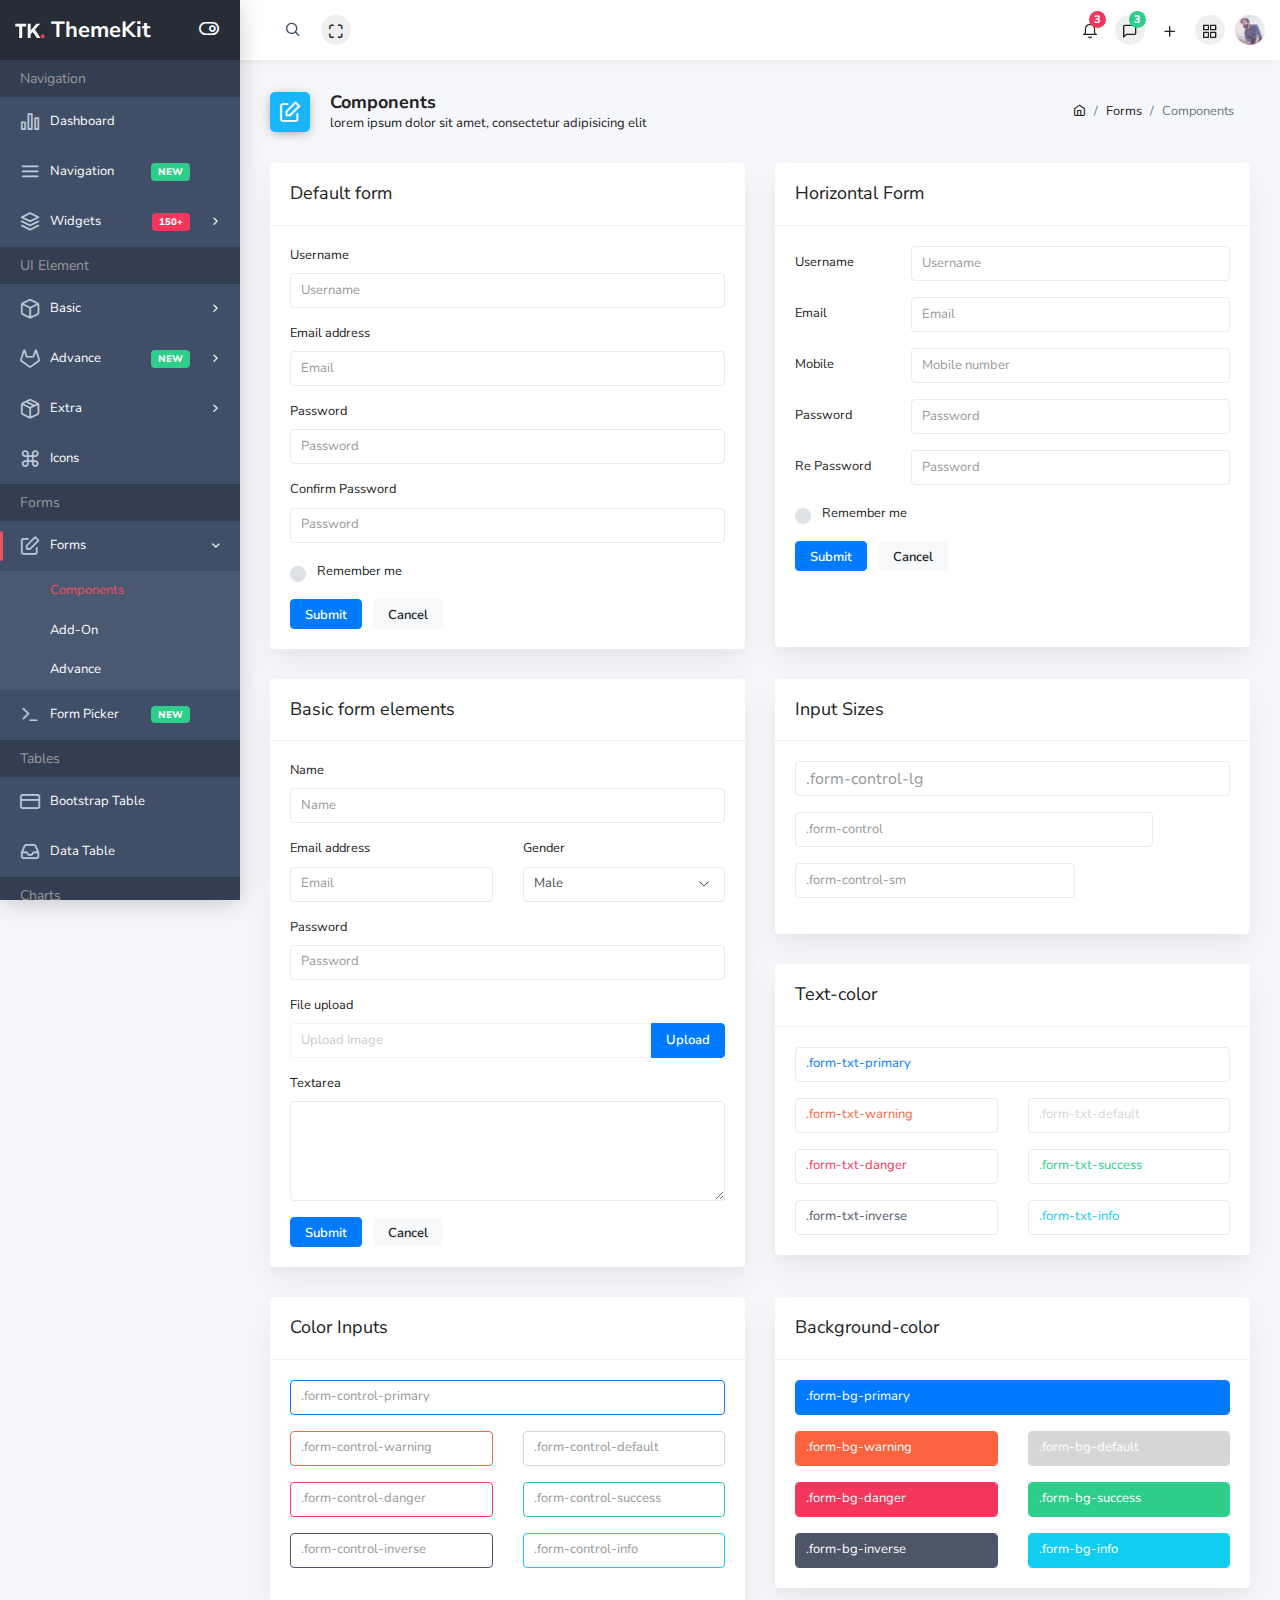
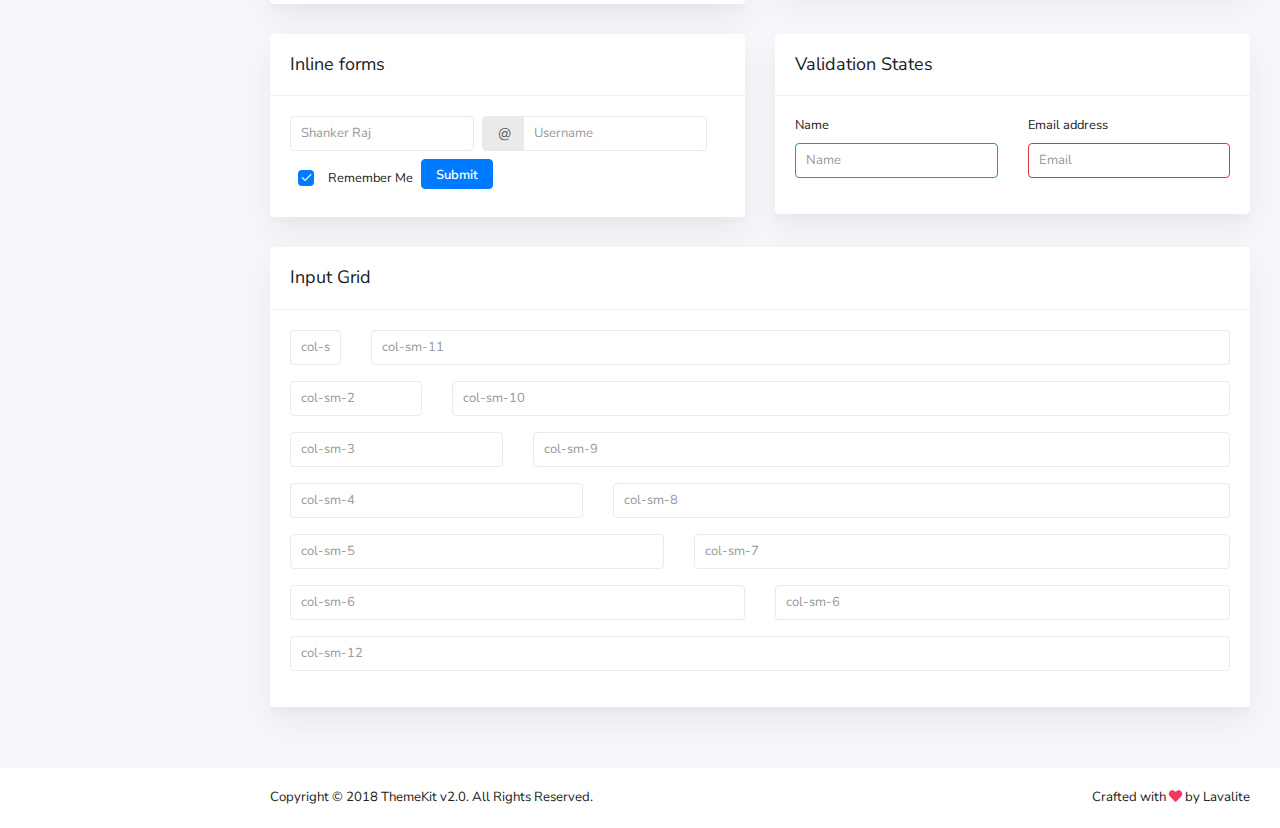
<file: public/template/pages/form-components.html>
<!doctype html>
<html class="no-js" lang="en">
    <head>
        <meta charset="utf-8">
        <meta http-equiv="x-ua-compatible" content="ie=edge">
        <title>Form Components | ThemeKit - Admin Template</title>
        <meta name="description" content="">
        <meta name="keywords" content="">
        <meta name="viewport" content="width=device-width, initial-scale=1">
        
        <link rel="icon" href="../favicon.ico" type="image/x-icon" />

        <link href="https://fonts.googleapis.com/css?family=Nunito+Sans:300,400,600,700,800" rel="stylesheet">
        
        <link rel="stylesheet" href="../plugins/bootstrap/dist/css/bootstrap.min.css">
        <link rel="stylesheet" href="../plugins/fontawesome-free/css/all.min.css">
        <link rel="stylesheet" href="../plugins/ionicons/dist/css/ionicons.min.css">
        <link rel="stylesheet" href="../plugins/icon-kit/dist/css/iconkit.min.css">
        <link rel="stylesheet" href="../plugins/perfect-scrollbar/css/perfect-scrollbar.css">
        <link rel="stylesheet" href="../dist/css/theme.min.css">
        <script src="../src/js/vendor/modernizr-2.8.3.min.js"></script>
    </head>

    <body>
        <!--[if lt IE 8]>
            <p class="browserupgrade">You are using an <strong>outdated</strong> browser. Please <a href="http://browsehappy.com/">upgrade your browser</a> to improve your experience.</p>
        <![endif]-->

        <div class="wrapper">
            <header class="header-top" header-theme="light">
                <div class="container-fluid">
                    <div class="d-flex justify-content-between">
                        <div class="top-menu d-flex align-items-center">
                            <button type="button" class="btn-icon mobile-nav-toggle d-lg-none"><span></span></button>
                            <div class="header-search">
                                <div class="input-group">
                                    <span class="input-group-addon search-close"><i class="ik ik-x"></i></span>
                                    <input type="text" class="form-control">
                                    <span class="input-group-addon search-btn"><i class="ik ik-search"></i></span>
                                </div>
                            </div>
                            <button type="button" id="navbar-fullscreen" class="nav-link"><i class="ik ik-maximize"></i></button>
                        </div>
                        <div class="top-menu d-flex align-items-center">
                            <div class="dropdown">
                                <a class="nav-link dropdown-toggle" href="#" id="notiDropdown" role="button" data-toggle="dropdown" aria-haspopup="true" aria-expanded="false"><i class="ik ik-bell"></i><span class="badge bg-danger">3</span></a>
                                <div class="dropdown-menu dropdown-menu-right notification-dropdown" aria-labelledby="notiDropdown">
                                    <h4 class="header">Notifications</h4>
                                    <div class="notifications-wrap">
                                        <a href="#" class="media">
                                            <span class="d-flex">
                                                <i class="ik ik-check"></i> 
                                            </span>
                                            <span class="media-body">
                                                <span class="heading-font-family media-heading">Invitation accepted</span> 
                                                <span class="media-content">Your have been Invited ...</span>
                                            </span>
                                        </a>
                                        <a href="#" class="media">
                                            <span class="d-flex">
                                                <img src="../img/users/1.jpg" class="rounded-circle" alt="">
                                            </span>
                                            <span class="media-body">
                                                <span class="heading-font-family media-heading">Steve Smith</span> 
                                                <span class="media-content">I slowly updated projects</span>
                                            </span>
                                        </a>
                                        <a href="#" class="media">
                                            <span class="d-flex">
                                                <i class="ik ik-calendar"></i> 
                                            </span>
                                            <span class="media-body">
                                                <span class="heading-font-family media-heading">To Do</span> 
                                                <span class="media-content">Meeting with Nathan on Friday 8 AM ...</span>
                                            </span>
                                        </a>
                                    </div>
                                    <div class="footer"><a href="javascript:void(0);">See all activity</a></div>
                                </div>
                            </div>
                            <button type="button" class="nav-link ml-10 right-sidebar-toggle"><i class="ik ik-message-square"></i><span class="badge bg-success">3</span></button>
                            <div class="dropdown">
                                <a class="nav-link dropdown-toggle" href="#" id="menuDropdown" role="button" data-toggle="dropdown" aria-haspopup="true" aria-expanded="false"><i class="ik ik-plus"></i></a>
                                <div class="dropdown-menu dropdown-menu-right menu-grid" aria-labelledby="menuDropdown">
                                    <a class="dropdown-item" href="#" data-toggle="tooltip" data-placement="top" title="Dashboard"><i class="ik ik-bar-chart-2"></i></a>
                                    <a class="dropdown-item" href="#" data-toggle="tooltip" data-placement="top" title="Message"><i class="ik ik-mail"></i></a>
                                    <a class="dropdown-item" href="#" data-toggle="tooltip" data-placement="top" title="Accounts"><i class="ik ik-users"></i></a>
                                    <a class="dropdown-item" href="#" data-toggle="tooltip" data-placement="top" title="Sales"><i class="ik ik-shopping-cart"></i></a>
                                    <a class="dropdown-item" href="#" data-toggle="tooltip" data-placement="top" title="Purchase"><i class="ik ik-briefcase"></i></a>
                                    <a class="dropdown-item" href="#" data-toggle="tooltip" data-placement="top" title="Pages"><i class="ik ik-clipboard"></i></a>
                                    <a class="dropdown-item" href="#" data-toggle="tooltip" data-placement="top" title="Chats"><i class="ik ik-message-square"></i></a>
                                    <a class="dropdown-item" href="#" data-toggle="tooltip" data-placement="top" title="Contacts"><i class="ik ik-map-pin"></i></a>
                                    <a class="dropdown-item" href="#" data-toggle="tooltip" data-placement="top" title="Blocks"><i class="ik ik-inbox"></i></a>
                                    <a class="dropdown-item" href="#" data-toggle="tooltip" data-placement="top" title="Events"><i class="ik ik-calendar"></i></a>
                                    <a class="dropdown-item" href="#" data-toggle="tooltip" data-placement="top" title="Notifications"><i class="ik ik-bell"></i></a>
                                    <a class="dropdown-item" href="#" data-toggle="tooltip" data-placement="top" title="More"><i class="ik ik-more-horizontal"></i></a>
                                </div>
                            </div>
                            <button type="button" class="nav-link ml-10" id="apps_modal_btn" data-toggle="modal" data-target="#appsModal"><i class="ik ik-grid"></i></button>
                            <div class="dropdown">
                                <a class="dropdown-toggle" href="#" id="userDropdown" role="button" data-toggle="dropdown" aria-haspopup="true" aria-expanded="false"><img class="avatar" src="../img/user.jpg" alt=""></a>
                                <div class="dropdown-menu dropdown-menu-right" aria-labelledby="userDropdown">
                                    <a class="dropdown-item" href="profile.html"><i class="ik ik-user dropdown-icon"></i> Profile</a>
                                    <a class="dropdown-item" href="#"><i class="ik ik-settings dropdown-icon"></i> Settings</a>
                                    <a class="dropdown-item" href="#"><span class="float-right"><span class="badge badge-primary">6</span></span><i class="ik ik-mail dropdown-icon"></i> Inbox</a>
                                    <a class="dropdown-item" href="#"><i class="ik ik-navigation dropdown-icon"></i> Message</a>
                                    <a class="dropdown-item" href="login.html"><i class="ik ik-power dropdown-icon"></i> Logout</a>
                                </div>
                            </div>

                        </div>
                    </div>
                </div>
            </header>

            <div class="page-wrap">
                <div class="app-sidebar colored">
                    <div class="sidebar-header">
                        <a class="header-brand" href="index.html">
                            <div class="logo-img">
                               <img src="../src/img/brand-white.svg" class="header-brand-img" alt="lavalite"> 
                            </div>
                            <span class="text">ThemeKit</span>
                        </a>
                        <button type="button" class="nav-toggle"><i data-toggle="expanded" class="ik ik-toggle-right toggle-icon"></i></button>
                        <button id="sidebarClose" class="nav-close"><i class="ik ik-x"></i></button>
                    </div>
                    
                    <div class="sidebar-content">
                        <div class="nav-container">
                            <nav id="main-menu-navigation" class="navigation-main">
                                <div class="nav-lavel">Navigation</div>
                                <div class="nav-item">
                                    <a href="../index.html"><i class="ik ik-bar-chart-2"></i><span>Dashboard</span></a>
                                </div>
                                <div class="nav-item">
                                    <a href="navbar.html"><i class="ik ik-menu"></i><span>Navigation</span> <span class="badge badge-success">New</span></a>
                                </div>
                                <div class="nav-item has-sub">
                                    <a href="javascript:void(0)"><i class="ik ik-layers"></i><span>Widgets</span> <span class="badge badge-danger">150+</span></a>
                                    <div class="submenu-content">
                                        <a href="widgets.html" class="menu-item">Basic</a>
                                        <a href="widget-statistic.html" class="menu-item">Statistic</a>
                                        <a href="widget-data.html" class="menu-item">Data</a>
                                        <a href="widget-chart.html" class="menu-item">Chart Widget</a>
                                    </div>
                                </div>
                                <div class="nav-lavel">UI Element</div>
                                <div class="nav-item has-sub">
                                    <a href="#"><i class="ik ik-box"></i><span>Basic</span></a>
                                    <div class="submenu-content">
                                        <a href="ui/alerts.html" class="menu-item">Alerts</a>
                                        <a href="ui/badges.html" class="menu-item">Badges</a>
                                        <a href="ui/buttons.html" class="menu-item">Buttons</a>
                                        <a href="ui/navigation.html" class="menu-item">Navigation</a>
                                    </div>
                                </div>
                                <div class="nav-item has-sub">
                                    <a href="#"><i class="ik ik-gitlab"></i><span>Advance</span> <span class="badge badge-success">New</span></a>
                                    <div class="submenu-content">
                                        <a href="ui/modals.html" class="menu-item">Modals</a>
                                        <a href="ui/notifications.html" class="menu-item">Notifications</a>
                                        <a href="ui/carousel.html" class="menu-item">Slider</a>
                                        <a href="ui/range-slider.html" class="menu-item">Range Slider</a>
                                        <a href="ui/rating.html" class="menu-item">Rating</a>
                                    </div>
                                </div>
                                <div class="nav-item has-sub">
                                    <a href="#"><i class="ik ik-package"></i><span>Extra</span></a>
                                    <div class="submenu-content">
                                        <a href="ui/session-timeout.html" class="menu-item">Session Timeout</a>
                                    </div>
                                </div>
                                <div class="nav-item">
                                    <a href="ui/icons.html"><i class="ik ik-command"></i><span>Icons</span></a>
                                </div>
                                <div class="nav-lavel">Forms</div>
                                <div class="nav-item has-sub active open">
                                    <a href="#"><i class="ik ik-edit"></i><span>Forms</span></a>
                                    <div class="submenu-content">
                                        <a href="form-components.html" class="menu-item active">Components</a>
                                        <a href="form-addon.html" class="menu-item">Add-On</a>
                                        <a href="form-advance.html" class="menu-item">Advance</a>
                                    </div>
                                </div>
                                <div class="nav-item">
                                    <a href="form-picker.html"><i class="ik ik-terminal"></i><span>Form Picker</span> <span class="badge badge-success">New</span></a>
                                </div>

                                <div class="nav-lavel">Tables</div>
                                <div class="nav-item">
                                    <a href="table-bootstrap.html"><i class="ik ik-credit-card"></i><span>Bootstrap Table</span></a>
                                </div>
                                <div class="nav-item">
                                    <a href="table-datatable.html"><i class="ik ik-inbox"></i><span>Data Table</span></a>
                                </div>

                                <div class="nav-lavel">Charts</div>
                                <div class="nav-item has-sub">
                                    <a href="#"><i class="ik ik-pie-chart"></i><span>Charts</span> <span class="badge badge-success">New</span></a>
                                    <div class="submenu-content">
                                        <a href="charts-chartist.html" class="menu-item">Chartist</a>
                                        <a href="charts-flot.html" class="menu-item">Flot</a>
                                        <a href="charts-knob.html" class="menu-item">Knob</a>
                                        <a href="charts-amcharts.html" class="menu-item">Amcharts</a>
                                    </div>
                                </div>

                                <div class="nav-lavel">Apps</div>
                                <div class="nav-item">
                                    <a href="calendar.html"><i class="ik ik-calendar"></i><span>Calendar</span></a>
                                </div>
                                <div class="nav-item">
                                    <a href="taskboard.html"><i class="ik ik-server"></i><span>Taskboard</span></a>
                                </div>

                                <div class="nav-lavel">Pages</div>

                                <div class="nav-item has-sub">
                                    <a href="#"><i class="ik ik-lock"></i><span>Authentication</span></a>
                                    <div class="submenu-content">
                                        <a href="login.html" class="menu-item">Login</a>
                                        <a href="register.html" class="menu-item">Register</a>
                                        <a href="forgot-password.html" class="menu-item">Forgot Password</a>
                                    </div>
                                </div>
                                <div class="nav-item has-sub">
                                    <a href="#"><i class="ik ik-file-text"></i><span>Other</span></a>
                                    <div class="submenu-content">
                                        <a href="profile.html" class="menu-item">Profile</a>
                                        <a href="invoice.html" class="menu-item">Invoice</a>
                                    </div>
                                </div>
                                <div class="nav-item">
                                    <a href="layouts.html"><i class="ik ik-layout"></i><span>Layouts</span><span class="badge badge-success">New</span></a>
                                </div>
                                <div class="nav-lavel">Other</div>
                                <div class="nav-item has-sub">
                                    <a href="javascript:void(0)"><i class="ik ik-list"></i><span>Menu Levels</span></a>
                                    <div class="submenu-content">
                                        <a href="javascript:void(0)" class="menu-item">Menu Level 2.1</a>
                                        <div class="nav-item has-sub">
                                            <a href="javascript:void(0)" class="menu-item">Menu Level 2.2</a>
                                            <div class="submenu-content">
                                                <a href="javascript:void(0)" class="menu-item">Menu Level 3.1</a>
                                            </div>
                                        </div>
                                        <a href="javascript:void(0)" class="menu-item">Menu Level 2.3</a>
                                    </div>
                                </div>
                                <div class="nav-item">
                                    <a href="javascript:void(0)" class="disabled"><i class="ik ik-slash"></i><span>Disabled Menu</span></a>
                                </div>
                                <div class="nav-item">
                                    <a href="javascript:void(0)"><i class="ik ik-award"></i><span>Sample Page</span></a>
                                </div>
                                <div class="nav-lavel">Support</div>
                                <div class="nav-item">
                                    <a href="javascript:void(0)"><i class="ik ik-monitor"></i><span>Documentation</span></a>
                                </div>
                                <div class="nav-item">
                                    <a href="javascript:void(0)"><i class="ik ik-help-circle"></i><span>Submit Issue</span></a>
                                </div>
                            </nav>
                        </div>
                    </div>
                </div>
                <div class="main-content">
                    <div class="container-fluid">
                        <div class="page-header">
                            <div class="row align-items-end">
                                <div class="col-lg-8">
                                    <div class="page-header-title">
                                        <i class="ik ik-edit bg-blue"></i>
                                        <div class="d-inline">
                                            <h5>Components</h5>
                                            <span>lorem ipsum dolor sit amet, consectetur adipisicing elit</span>
                                        </div>
                                    </div>
                                </div>
                                <div class="col-lg-4">
                                    <nav class="breadcrumb-container" aria-label="breadcrumb">
                                        <ol class="breadcrumb">
                                            <li class="breadcrumb-item">
                                                <a href="../index.html"><i class="ik ik-home"></i></a>
                                            </li>
                                            <li class="breadcrumb-item"><a href="#">Forms</a></li>
                                            <li class="breadcrumb-item active" aria-current="page">Components</li>
                                        </ol>
                                    </nav>
                                </div>
                            </div>
                        </div>

                        <div class="row">
                            <div class="col-md-6">
                                <div class="card">
                                    <div class="card-header"><h3>Default form</h3></div>
                                    <div class="card-body">
                                        <form class="forms-sample">
                                            <div class="form-group">
                                                <label for="exampleInputUsername1">Username</label>
                                                <input type="text" class="form-control" id="exampleInputUsername1" placeholder="Username">
                                            </div>
                                            <div class="form-group">
                                                <label for="exampleInputEmail1">Email address</label>
                                                <input type="email" class="form-control" id="exampleInputEmail1" placeholder="Email">
                                            </div>
                                            <div class="form-group">
                                                <label for="exampleInputPassword1">Password</label>
                                                <input type="password" class="form-control" id="exampleInputPassword1" placeholder="Password">
                                            </div>
                                            <div class="form-group">
                                                <label for="exampleInputConfirmPassword1">Confirm Password</label>
                                                <input type="password" class="form-control" id="exampleInputConfirmPassword1" placeholder="Password">
                                            </div>
                                            <div class="form-group">
                                                <label class="custom-control custom-radio">
                                                    <input type="radio" class="custom-control-input">
                                                    <span class="custom-control-label">&nbsp;Remember me</span>
                                                </label>
                                            </div>
                                            <button type="submit" class="btn btn-primary mr-2">Submit</button>
                                            <button class="btn btn-light">Cancel</button>
                                          </form>
                                    </div>
                                </div>
                            </div>

                            <div class="col-md-6">
                                <div class="card" style="min-height: 484px;">
                                    <div class="card-header"><h3>Horizontal Form</h3></div>
                                    <div class="card-body">
                                        <form class="forms-sample">
                                            <div class="form-group row">
                                                <label for="exampleInputUsername2" class="col-sm-3 col-form-label">Username</label>
                                                <div class="col-sm-9">
                                                    <input type="text" class="form-control" id="exampleInputUsername2" placeholder="Username">
                                                </div>
                                            </div>
                                            <div class="form-group row">
                                                <label for="exampleInputEmail2" class="col-sm-3 col-form-label">Email</label>
                                                <div class="col-sm-9">
                                                    <input type="email" class="form-control" id="exampleInputEmail2" placeholder="Email">
                                                </div>
                                            </div>
                                            <div class="form-group row">
                                                <label for="exampleInputMobile" class="col-sm-3 col-form-label">Mobile</label>
                                                <div class="col-sm-9">
                                                    <input type="text" class="form-control" id="exampleInputMobile" placeholder="Mobile number">
                                                </div>
                                            </div>
                                            <div class="form-group row">
                                                <label for="exampleInputPassword2" class="col-sm-3 col-form-label">Password</label>
                                                <div class="col-sm-9">
                                                    <input type="password" class="form-control" id="exampleInputPassword2" placeholder="Password">
                                                </div>
                                            </div>
                                            <div class="form-group row">
                                                <label for="exampleInputConfirmPassword2" class="col-sm-3 col-form-label">Re Password</label>
                                                <div class="col-sm-9">
                                                    <input type="password" class="form-control" id="exampleInputConfirmPassword2" placeholder="Password">
                                                </div>
                                            </div>
                                            <div class="form-group">
                                                <label class="custom-control custom-radio">
                                                    <input type="radio" class="custom-control-input">
                                                    <span class="custom-control-label">&nbsp;Remember me</span>
                                                </label>
                                            </div>
                                            <button type="submit" class="btn btn-primary mr-2">Submit</button>
                                            <button class="btn btn-light">Cancel</button>
                                        </form>
                                    </div>
                                </div>
                            </div>
                        </div>

                        <div class="row">
                            <div class="col-md-6">
                                <div class="card">
                                    <div class="card-header"><h3>Basic form elements</h3></div>
                                    <div class="card-body">
                                        <form class="forms-sample">
                                            <div class="form-group">
                                                <label for="exampleInputName1">Name</label>
                                                <input type="text" class="form-control" id="exampleInputName1" placeholder="Name">
                                            </div>
                                            <div class="row">
                                                <div class="col-md-6">
                                                    <div class="form-group">
                                                        <label for="exampleInputEmail3">Email address</label>
                                                        <input type="email" class="form-control" id="exampleInputEmail3" placeholder="Email">
                                                    </div>
                                                </div>
                                                <div class="col-md-6">
                                                    <div class="form-group">
                                                        <label for="exampleSelectGender">Gender</label>
                                                        <select class="form-control" id="exampleSelectGender">
                                                            <option>Male</option>
                                                            <option>Female</option>
                                                        </select>
                                                    </div>
                                                </div>
                                            </div>
                                            <div class="form-group">
                                                <label for="exampleInputPassword4">Password</label>
                                                <input type="password" class="form-control" id="exampleInputPassword4" placeholder="Password">
                                            </div>
                                            
                                            <div class="form-group">
                                                <label>File upload</label>
                                                <input type="file" name="img[]" class="file-upload-default">
                                                <div class="input-group col-xs-12">
                                                    <input type="text" class="form-control file-upload-info" disabled placeholder="Upload Image">
                                                    <span class="input-group-append">
                                                    <button class="file-upload-browse btn btn-primary" type="button">Upload</button>
                                                    </span>
                                                </div>
                                            </div>
                                            <div class="form-group">
                                                <label for="exampleTextarea1">Textarea</label>
                                                <textarea class="form-control" id="exampleTextarea1" rows="4"></textarea>
                                            </div>
                                            <button type="submit" class="btn btn-primary mr-2">Submit</button>
                                            <button class="btn btn-light">Cancel</button>
                                        </form>
                                    </div>
                                </div>
                            </div>
                            <div class="col-md-6">
                                <div class="card">
                                    <div class="card-header"><h3>Input Sizes</h3></div>
                                    <div class="card-body">
                                        <form>
                                            <div class="form-group row">
                                                <div class="col-sm-12">
                                                    <input type="text" class="form-control form-control-lg" placeholder=".form-control-lg">
                                                </div>
                                            </div>
                                            <div class="form-group row">
                                                <div class="col-sm-10">
                                                    <input type="text" class="form-control" placeholder=".form-control">
                                                </div>
                                            </div>
                                            <div class="form-group row">
                                                <div class="col-sm-8">
                                                    <input type="text" class="form-control form-control-sm" placeholder=".form-control-sm">
                                                </div>
                                            </div>
                                        </form>
                                    </div>
                                </div>
                                <div class="card">
                                    <div class="card-header"><h3>Text-color</h3></div>
                                    <div class="card-body">
                                        <form>
                                            <div class="form-group">
                                                <input type="text" class="form-control form-txt-primary" placeholder=".form-txt-primary">
                                            </div>
                                            <div class="form-group row">
                                                <div class="col-sm-6">
                                                    <input type="text" class="form-control form-txt-warning" placeholder=".form-txt-warning">
                                                </div>
                                                <div class="col-sm-6">
                                                    <input type="text" class="form-control form-txt-default" placeholder=".form-txt-default">
                                                </div>
                                            </div>
                                            <div class="form-group row">
                                                <div class="col-sm-6">
                                                    <input type="text" class="form-control form-txt-danger" placeholder=".form-txt-danger">
                                                </div>
                                                <div class="col-sm-6">
                                                    <input type="text" class="form-control form-txt-success" placeholder=".form-txt-success">
                                                </div>
                                            </div>
                                            <div class="row">
                                                <div class="col-sm-6">
                                                    <input type="text" class="form-control form-txt-inverse" placeholder=".form-txt-inverse">
                                                </div>
                                                <div class="col-sm-6">
                                                    <input type="text" class="form-control form-txt-info" placeholder=".form-txt-info">
                                                </div>
                                            </div>
                                        </form>
                                    </div>
                                </div>
                            </div>
                            <div class="col-md-6">
                                <div class="card">
                                    <div class="card-header"><h3>Color Inputs</h3></div>
                                    <div class="card-body">
                                        <form>
                                            <div class="form-group">
                                                <input type="text" class="form-control form-control-primary" placeholder=".form-control-primary">
                                            </div>
                                            <div class="form-group row">
                                                <div class="col-sm-6">
                                                    <input type="text" class="form-control form-control-warning" placeholder=".form-control-warning">
                                                </div>
                                                <div class="col-sm-6">
                                                    <input type="text" class="form-control form-control-default" placeholder=".form-control-default">
                                                </div>
                                            </div>
                                            <div class="form-group row">
                                                <div class="col-sm-6">
                                                    <input type="text" class="form-control form-control-danger" placeholder=".form-control-danger">
                                                </div>
                                                <div class="col-sm-6">
                                                    <input type="text" class="form-control form-control-success" placeholder=".form-control-success">
                                                </div>
                                            </div>
                                            <div class="form-group row">
                                                <div class="col-sm-6">
                                                    <input type="text" class="form-control form-control-inverse" placeholder=".form-control-inverse">
                                                </div>
                                                <div class="col-sm-6">
                                                    <input type="text" class="form-control form-control-info" placeholder=".form-control-info">
                                                </div>
                                            </div>
                                        </form>
                                    </div>
                                </div>
                            </div>
                            <div class="col-md-6">
                                <div class="card">
                                    <div class="card-header"><h3>Background-color</h3></div>
                                    <div class="card-body">
                                        <form>
                                            <div class="form-group">
                                                <input type="text" class="form-control form-bg-primary" placeholder=".form-bg-primary">
                                            </div>
                                            <div class="form-group row">
                                                <div class="col-sm-6">
                                                    <input type="text" class="form-control form-bg-warning" placeholder=".form-bg-warning">
                                                </div>
                                                <div class="col-sm-6">
                                                    <input type="text" class="form-control form-bg-default" placeholder=".form-bg-default">
                                                </div>
                                            </div>
                                            <div class="form-group row">
                                                <div class="col-sm-6">
                                                    <input type="text" class="form-control form-bg-danger" placeholder=".form-bg-danger">
                                                </div>
                                                <div class="col-sm-6">
                                                    <input type="text" class="form-control form-bg-success" placeholder=".form-bg-success">
                                                </div>
                                            </div>
                                            <div class="row">
                                                <div class="col-sm-6">
                                                    <input type="text" class="form-control form-bg-inverse" placeholder=".form-bg-inverse">
                                                </div>
                                                <div class="col-sm-6">
                                                    <input type="text" class="form-control form-bg-info" placeholder=".form-bg-info">
                                                </div>
                                            </div>
                                        </form>
                                    </div>
                                </div>
                            </div>

                            <div class="col-md-6">
                                <div class="card" style="min-height: 180px;">
                                    <div class="card-header"><h3>Inline forms</h3></div>
                                    <div class="card-body">
                                        <form class="form-inline">
                                            <label class="sr-only" for="inlineFormInputName2">Name</label>
                                            <input type="text" class="form-control mb-2 mr-sm-2" id="inlineFormInputName2" placeholder="Shanker Raj">
                                          
                                            <label class="sr-only" for="inlineFormInputGroupUsername2">Username</label>
                                            <div class="input-group mb-2 mr-sm-2">
                                                <div class="input-group-prepend">
                                                    <div class="input-group-text">@</div>
                                                </div>
                                                <input type="text" class="form-control" id="inlineFormInputGroupUsername2" placeholder="Username">
                                            </div>
                                            <div class="form-check mx-sm-2">
                                                <label class="custom-control custom-checkbox">
                                                    <input type="checkbox" class="custom-control-input" checked>
                                                    <span class="custom-control-label">&nbsp; Remember Me</span>
                                                </label>
                                            </div>
                                            <button type="submit" class="btn btn-primary mb-2">Submit</button>
                                        </form>
                                    </div>
                                </div>
                            </div>

                            <div class="col-md-6">
                                <div class="card">
                                    <div class="card-header"><h3>Validation States</h3></div>
                                    <div class="card-body">
                                        <form class="forms-sample">
                                            <div class="row">
                                                <div class="col-sm-6">
                                                    <div class="form-group">
                                                        <label for="exampleInputName1">Name</label>
                                                        <input type="text" class="form-control is-valid" id="exampleInputName1" placeholder="Name">
                                                    </div>
                                                </div>
                                                <div class="col-sm-6">
                                                    <div class="form-group">
                                                        <label for="exampleInputEmail3">Email address</label>
                                                        <input type="email" class="form-control is-invalid" id="exampleInputEmail3" placeholder="Email">
                                                    </div>
                                                </div>
                                            </div>
                                        </form>
                                    </div>
                                </div>
                            </div>
                        </div>

                        <div class="row">
                            <div class="col-md-12">
                                <div class="card">
                                    <div class="card-header"><h3>Input Grid</h3></div>
                                    <div class="card-body">
                                        <form>
                                            <div class="form-group row">
                                                <div class="col-sm-1">
                                                    <input type="text" class="form-control" placeholder="col-sm-1">
                                                </div>
                                                <div class="col-sm-11">
                                                    <input type="text" class="form-control" placeholder="col-sm-11">
                                                </div>
                                            </div>
                                            <div class="form-group row">
                                                <div class="col-sm-2">
                                                    <input type="text" class="form-control" placeholder="col-sm-2">
                                                </div>
                                                <div class="col-sm-10">
                                                    <input type="text" class="form-control" placeholder="col-sm-10">
                                                </div>
                                            </div>
                                            <div class="form-group row">
                                                <div class="col-sm-3">
                                                    <input type="text" class="form-control" placeholder="col-sm-3">
                                                </div>
                                                <div class="col-sm-9">
                                                    <input type="text" class="form-control" placeholder="col-sm-9">
                                                </div>
                                            </div>
                                            <div class="form-group row">
                                                <div class="col-sm-4">
                                                    <input type="text" class="form-control" placeholder="col-sm-4">
                                                </div>
                                                <div class="col-sm-8">
                                                    <input type="text" class="form-control" placeholder="col-sm-8">
                                                </div>
                                            </div>
                                            <div class="form-group row">
                                                <div class="col-sm-5">
                                                    <input type="text" class="form-control" placeholder="col-sm-5">
                                                </div>
                                                <div class="col-sm-7">
                                                    <input type="text" class="form-control" placeholder="col-sm-7">
                                                </div>
                                            </div>
                                            <div class="form-group row">
                                                <div class="col-sm-6">
                                                    <input type="text" class="form-control" placeholder="col-sm-6">
                                                </div>
                                                <div class="col-sm-6">
                                                    <input type="text" class="form-control" placeholder="col-sm-6">
                                                </div>
                                            </div>
                                            <div class="form-group row">
                                                <div class="col-sm-12">
                                                    <input type="text" class="form-control" placeholder="col-sm-12">
                                                </div>
                                            </div>
                                        </form>
                                    </div>
                                </div>
                            </div>
                        </div>
                    </div>
                </div>
                <aside class="right-sidebar">
                    <div class="sidebar-chat" data-plugin="chat-sidebar">
                        <div class="sidebar-chat-info">
                            <h6>Chat List</h6>
                            <form class="mr-t-10">
                                <div class="form-group">
                                    <input type="text" class="form-control" placeholder="Search for friends ..."> 
                                    <i class="ik ik-search"></i>
                                </div>
                            </form>
                        </div>
                        <div class="chat-list">
                            <div class="list-group row">
                                <a href="javascript:void(0)" class="list-group-item" data-chat-user="Gene Newman">
                                    <figure class="user--online">
                                        <img src="../img/users/1.jpg" class="rounded-circle" alt="">
                                    </figure><span><span class="name">Gene Newman</span>  <span class="username">@gene_newman</span> </span>
                                </a>
                                <a href="javascript:void(0)" class="list-group-item" data-chat-user="Billy Black">
                                    <figure class="user--online">
                                        <img src="../img/users/2.jpg" class="rounded-circle" alt="">
                                    </figure><span><span class="name">Billy Black</span>  <span class="username">@billyblack</span> </span>
                                </a>
                                <a href="javascript:void(0)" class="list-group-item" data-chat-user="Herbert Diaz">
                                    <figure class="user--online">
                                        <img src="../img/users/3.jpg" class="rounded-circle" alt="">
                                    </figure><span><span class="name">Herbert Diaz</span>  <span class="username">@herbert</span> </span>
                                </a>
                                <a href="javascript:void(0)" class="list-group-item" data-chat-user="Sylvia Harvey">
                                    <figure class="user--busy">
                                        <img src="../img/users/4.jpg" class="rounded-circle" alt="">
                                    </figure><span><span class="name">Sylvia Harvey</span>  <span class="username">@sylvia</span> </span>
                                </a>
                                <a href="javascript:void(0)" class="list-group-item active" data-chat-user="Marsha Hoffman">
                                    <figure class="user--busy">
                                        <img src="../img/users/5.jpg" class="rounded-circle" alt="">
                                    </figure><span><span class="name">Marsha Hoffman</span>  <span class="username">@m_hoffman</span> </span>
                                </a>
                                <a href="javascript:void(0)" class="list-group-item" data-chat-user="Mason Grant">
                                    <figure class="user--offline">
                                        <img src="../img/users/1.jpg" class="rounded-circle" alt="">
                                    </figure><span><span class="name">Mason Grant</span>  <span class="username">@masongrant</span> </span>
                                </a>
                                <a href="javascript:void(0)" class="list-group-item" data-chat-user="Shelly Sullivan">
                                    <figure class="user--offline">
                                        <img src="../img/users/2.jpg" class="rounded-circle" alt="">
                                    </figure><span><span class="name">Shelly Sullivan</span>  <span class="username">@shelly</span></span>
                                </a>
                            </div>
                        </div>
                    </div>
                </aside>

                <div class="chat-panel" hidden>
                    <div class="card">
                        <div class="card-header d-flex justify-content-between">
                            <a href="javascript:void(0);"><i class="ik ik-message-square text-success"></i></a>  
                            <span class="user-name">John Doe</span> 
                            <button type="button" class="close" aria-label="Close"><span aria-hidden="true">×</span></button>
                        </div>
                        <div class="card-body">
                            <div class="widget-chat-activity flex-1">
                                <div class="messages">
                                    <div class="message media reply">
                                        <figure class="user--online">
                                            <a href="#">
                                                <img src="../img/users/3.jpg" class="rounded-circle" alt="">
                                            </a>
                                        </figure>
                                        <div class="message-body media-body">
                                            <p>Epic Cheeseburgers come in all kind of styles.</p>
                                        </div>
                                    </div>
                                    <div class="message media">
                                        <figure class="user--online">
                                            <a href="#">
                                                <img src="../img/users/1.jpg" class="rounded-circle" alt="">
                                            </a>
                                        </figure>
                                        <div class="message-body media-body">
                                            <p>Cheeseburgers make your knees weak.</p>
                                        </div>
                                    </div>
                                    <div class="message media reply">
                                        <figure class="user--offline">
                                            <a href="#">
                                                <img src="../img/users/5.jpg" class="rounded-circle" alt="">
                                            </a>
                                        </figure>
                                        <div class="message-body media-body">
                                            <p>Cheeseburgers will never let you down.</p>
                                            <p>They'll also never run around or desert you.</p>
                                        </div>
                                    </div>
                                    <div class="message media">
                                        <figure class="user--online">
                                            <a href="#">
                                                <img src="../img/users/1.jpg" class="rounded-circle" alt="">
                                            </a>
                                        </figure>
                                        <div class="message-body media-body">
                                            <p>A great cheeseburger is a gastronomical event.</p>
                                        </div>
                                    </div>
                                    <div class="message media reply">
                                        <figure class="user--busy">
                                            <a href="#">
                                                <img src="../img/users/5.jpg" class="rounded-circle" alt="">
                                            </a>
                                        </figure>
                                        <div class="message-body media-body">
                                            <p>There's a cheesy incarnation waiting for you no matter what you palete preferences are.</p>
                                        </div>
                                    </div>
                                    <div class="message media">
                                        <figure class="user--online">
                                            <a href="#">
                                                <img src="../img/users/1.jpg" class="rounded-circle" alt="">
                                            </a>
                                        </figure>
                                        <div class="message-body media-body">
                                            <p>If you are a vegan, we are sorry for you loss.</p>
                                        </div>
                                    </div>
                                </div>
                            </div>
                        </div>
                        <form action="javascript:void(0)" class="card-footer" method="post">
                            <div class="d-flex justify-content-end">
                                <textarea class="border-0 flex-1" rows="1" placeholder="Type your message here"></textarea>
                                <button class="btn btn-icon" type="submit"><i class="ik ik-arrow-right text-success"></i></button>
                            </div>
                        </form>
                    </div>
                </div>
                <footer class="footer">
                    <div class="w-100 clearfix">
                        <span class="text-center text-sm-left d-md-inline-block">Copyright © 2018 ThemeKit v2.0. All Rights Reserved.</span>
                        <span class="float-none float-sm-right mt-1 mt-sm-0 text-center">Crafted with <i class="fa fa-heart text-danger"></i> by <a href="http://lavalite.org/" class="text-dark" target="_blank">Lavalite</a></span>
                    </div>
                </footer>
            </div>
        </div>
        
        
        

        <div class="modal fade apps-modal" id="appsModal" tabindex="-1" role="dialog" aria-labelledby="appsModalLabel" aria-hidden="true" data-backdrop="false">
            <button type="button" class="close" data-dismiss="modal" aria-label="Close"><i class="ik ik-x-circle"></i></button>
            <div class="modal-dialog modal-dialog-centered" role="document">
                <div class="modal-content">
                    <div class="quick-search">
                        <div class="container">
                            <div class="row">
                                <div class="col-md-4 ml-auto mr-auto">
                                    <div class="input-wrap">
                                        <input type="text" id="quick-search" class="form-control" placeholder="Search..." />
                                        <i class="ik ik-search"></i>
                                    </div>
                                </div>
                            </div>
                        </div>
                    </div>
                    <div class="modal-body d-flex align-items-center">
                        <div class="container">
                            <div class="apps-wrap">
                                <div class="app-item">
                                    <a href="#"><i class="ik ik-bar-chart-2"></i><span>Dashboard</span></a>
                                </div>
                                <div class="app-item">
                                    <a href="#"><i class="ik ik-mail"></i><span>Message</span></a>
                                </div>
                                <div class="app-item">
                                    <a href="#"><i class="ik ik-users"></i><span>Accounts</span></a>
                                </div>
                                <div class="app-item">
                                    <a href="#"><i class="ik ik-shopping-cart"></i><span>Sales</span></a>
                                </div>
                                <div class="app-item">
                                    <a href="#"><i class="ik ik-briefcase"></i><span>Purchase</span></a>
                                </div>
                                <div class="app-item">
                                    <a href="#"><i class="ik ik-server"></i><span>Menus</span></a>
                                </div>
                                <div class="app-item">
                                    <a href="#"><i class="ik ik-clipboard"></i><span>Pages</span></a>
                                </div>
                                <div class="app-item">
                                    <a href="#"><i class="ik ik-message-square"></i><span>Chats</span></a>
                                </div>
                                <div class="app-item">
                                    <a href="#"><i class="ik ik-map-pin"></i><span>Contacts</span></a>
                                </div>
                                <div class="app-item">
                                    <a href="#"><i class="ik ik-box"></i><span>Blocks</span></a>
                                </div>
                                <div class="app-item">
                                    <a href="#"><i class="ik ik-calendar"></i><span>Events</span></a>
                                </div>
                                <div class="app-item">
                                    <a href="#"><i class="ik ik-bell"></i><span>Notifications</span></a>
                                </div>
                                <div class="app-item">
                                    <a href="#"><i class="ik ik-pie-chart"></i><span>Reports</span></a>
                                </div>
                                <div class="app-item">
                                    <a href="#"><i class="ik ik-layers"></i><span>Tasks</span></a>
                                </div>
                                <div class="app-item">
                                    <a href="#"><i class="ik ik-edit"></i><span>Blogs</span></a>
                                </div>
                                <div class="app-item">
                                    <a href="#"><i class="ik ik-settings"></i><span>Settings</span></a>
                                </div>
                                <div class="app-item">
                                    <a href="#"><i class="ik ik-more-horizontal"></i><span>More</span></a>
                                </div>
                            </div>
                        </div>
                    </div>
                </div>
            </div>
        </div>
        
        <script src="https://code.jquery.com/jquery-3.3.1.min.js"></script>
        <script>window.jQuery || document.write('<script src="../src/js/vendor/jquery-3.3.1.min.js"><\/script>')</script>
        <script src="../plugins/popper.js/dist/umd/popper.min.js"></script>
        <script src="../plugins/bootstrap/dist/js/bootstrap.min.js"></script>
        <script src="../plugins/perfect-scrollbar/dist/perfect-scrollbar.min.js"></script>
        <script src="../dist/js/theme.min.js"></script>
        <script src="../js/form-components.js"></script>
        <!-- Google Analytics: change UA-XXXXX-X to be your site's ID. -->
        <script>
            (function(b,o,i,l,e,r){b.GoogleAnalyticsObject=l;b[l]||(b[l]=
            function(){(b[l].q=b[l].q||[]).push(arguments)});b[l].l=+new Date;
            e=o.createElement(i);r=o.getElementsByTagName(i)[0];
            e.src='https://www.google-analytics.com/analytics.js';
            r.parentNode.insertBefore(e,r)}(window,document,'script','ga'));
            ga('create','UA-XXXXX-X','auto');ga('send','pageview');
        </script>
    </body>
</html>
</file>
<file: public/template/plugins/perfect-scrollbar/css/perfect-scrollbar.css>
/*
 * Container style
 */
.ps {
  overflow: hidden !important;
  overflow-anchor: none;
  -ms-overflow-style: none;
  touch-action: auto;
  -ms-touch-action: auto;
}

/*
 * Scrollbar rail styles
 */
.ps__rail-x {
  display: none;
  opacity: 0;
  transition: background-color .2s linear, opacity .2s linear;
  -webkit-transition: background-color .2s linear, opacity .2s linear;
  height: 15px;
  /* there must be 'bottom' or 'top' for ps__rail-x */
  bottom: 0px;
  /* please don't change 'position' */
  position: absolute;
}

.ps__rail-y {
  display: none;
  opacity: 0;
  transition: background-color .2s linear, opacity .2s linear;
  -webkit-transition: background-color .2s linear, opacity .2s linear;
  width: 15px;
  /* there must be 'right' or 'left' for ps__rail-y */
  right: 0;
  /* please don't change 'position' */
  position: absolute;
}

.ps--active-x > .ps__rail-x,
.ps--active-y > .ps__rail-y {
  display: block;
  background-color: transparent;
}

.ps:hover > .ps__rail-x,
.ps:hover > .ps__rail-y,
.ps--focus > .ps__rail-x,
.ps--focus > .ps__rail-y,
.ps--scrolling-x > .ps__rail-x,
.ps--scrolling-y > .ps__rail-y {
  opacity: 0.6;
}

.ps .ps__rail-x:hover,
.ps .ps__rail-y:hover,
.ps .ps__rail-x:focus,
.ps .ps__rail-y:focus,
.ps .ps__rail-x.ps--clicking,
.ps .ps__rail-y.ps--clicking {
  background-color: #eee;
  opacity: 0.9;
}

/*
 * Scrollbar thumb styles
 */
.ps__thumb-x {
  background-color: #aaa;
  border-radius: 6px;
  transition: background-color .2s linear, height .2s ease-in-out;
  -webkit-transition: background-color .2s linear, height .2s ease-in-out;
  height: 6px;
  /* there must be 'bottom' for ps__thumb-x */
  bottom: 2px;
  /* please don't change 'position' */
  position: absolute;
}

.ps__thumb-y {
  background-color: #aaa;
  border-radius: 6px;
  transition: background-color .2s linear, width .2s ease-in-out;
  -webkit-transition: background-color .2s linear, width .2s ease-in-out;
  width: 6px;
  /* there must be 'right' for ps__thumb-y */
  right: 2px;
  /* please don't change 'position' */
  position: absolute;
}

.ps__rail-x:hover > .ps__thumb-x,
.ps__rail-x:focus > .ps__thumb-x,
.ps__rail-x.ps--clicking .ps__thumb-x {
  background-color: #999;
  height: 11px;
}

.ps__rail-y:hover > .ps__thumb-y,
.ps__rail-y:focus > .ps__thumb-y,
.ps__rail-y.ps--clicking .ps__thumb-y {
  background-color: #999;
  width: 11px;
}

/* MS supports */
@supports (-ms-overflow-style: none) {
  .ps {
    overflow: auto !important;
  }
}

@media screen and (-ms-high-contrast: active), (-ms-high-contrast: none) {
  .ps {
    overflow: auto !important;
  }
}
</file>
<file: public/template/plugins/summernote/dist/summernote-bs4.css>
@font-face{font-family:"summernote";font-style:normal;font-weight:normal;src:url("./font/summernote.eot?dbafe969167589eda84514394d126413");src:url("./font/summernote.eot?#iefix") format("embedded-opentype"),url("./font/summernote.woff?dbafe969167589eda84514394d126413") format("woff"),url("./font/summernote.ttf?dbafe969167589eda84514394d126413") format("truetype")}[class^="note-icon-"]:before,[class*=" note-icon-"]:before{display:inline-block;font:normal normal normal 14px summernote;font-size:inherit;-webkit-font-smoothing:antialiased;text-decoration:inherit;text-rendering:auto;text-transform:none;vertical-align:middle;speak:none;-moz-osx-font-smoothing:grayscale}.note-icon-align-center:before,.note-icon-align-indent:before,.note-icon-align-justify:before,.note-icon-align-left:before,.note-icon-align-outdent:before,.note-icon-align-right:before,.note-icon-align:before,.note-icon-arrow-circle-down:before,.note-icon-arrow-circle-left:before,.note-icon-arrow-circle-right:before,.note-icon-arrow-circle-up:before,.note-icon-arrows-alt:before,.note-icon-arrows-h:before,.note-icon-arrows-v:before,.note-icon-bold:before,.note-icon-caret:before,.note-icon-chain-broken:before,.note-icon-circle:before,.note-icon-close:before,.note-icon-code:before,.note-icon-col-after:before,.note-icon-col-before:before,.note-icon-col-remove:before,.note-icon-eraser:before,.note-icon-font:before,.note-icon-frame:before,.note-icon-italic:before,.note-icon-link:before,.note-icon-magic:before,.note-icon-menu-check:before,.note-icon-minus:before,.note-icon-orderedlist:before,.note-icon-pencil:before,.note-icon-picture:before,.note-icon-question:before,.note-icon-redo:before,.note-icon-row-above:before,.note-icon-row-below:before,.note-icon-row-remove:before,.note-icon-special-character:before,.note-icon-square:before,.note-icon-strikethrough:before,.note-icon-subscript:before,.note-icon-summernote:before,.note-icon-superscript:before,.note-icon-table:before,.note-icon-text-height:before,.note-icon-trash:before,.note-icon-underline:before,.note-icon-undo:before,.note-icon-unorderedlist:before,.note-icon-video:before{display:inline-block;font-family:"summernote";font-style:normal;font-weight:normal;text-decoration:inherit}.note-icon-align-center:before{content:"\f101"}.note-icon-align-indent:before{content:"\f102"}.note-icon-align-justify:before{content:"\f103"}.note-icon-align-left:before{content:"\f104"}.note-icon-align-outdent:before{content:"\f105"}.note-icon-align-right:before{content:"\f106"}.note-icon-align:before{content:"\f107"}.note-icon-arrow-circle-down:before{content:"\f108"}.note-icon-arrow-circle-left:before{content:"\f109"}.note-icon-arrow-circle-right:before{content:"\f10a"}.note-icon-arrow-circle-up:before{content:"\f10b"}.note-icon-arrows-alt:before{content:"\f10c"}.note-icon-arrows-h:before{content:"\f10d"}.note-icon-arrows-v:before{content:"\f10e"}.note-icon-bold:before{content:"\f10f"}.note-icon-caret:before{content:"\f110"}.note-icon-chain-broken:before{content:"\f111"}.note-icon-circle:before{content:"\f112"}.note-icon-close:before{content:"\f113"}.note-icon-code:before{content:"\f114"}.note-icon-col-after:before{content:"\f115"}.note-icon-col-before:before{content:"\f116"}.note-icon-col-remove:before{content:"\f117"}.note-icon-eraser:before{content:"\f118"}.note-icon-font:before{content:"\f119"}.note-icon-frame:before{content:"\f11a"}.note-icon-italic:before{content:"\f11b"}.note-icon-link:before{content:"\f11c"}.note-icon-magic:before{content:"\f11d"}.note-icon-menu-check:before{content:"\f11e"}.note-icon-minus:before{content:"\f11f"}.note-icon-orderedlist:before{content:"\f120"}.note-icon-pencil:before{content:"\f121"}.note-icon-picture:before{content:"\f122"}.note-icon-question:before{content:"\f123"}.note-icon-redo:before{content:"\f124"}.note-icon-row-above:before{content:"\f125"}.note-icon-row-below:before{content:"\f126"}.note-icon-row-remove:before{content:"\f127"}.note-icon-special-character:before{content:"\f128"}.note-icon-square:before{content:"\f129"}.note-icon-strikethrough:before{content:"\f12a"}.note-icon-subscript:before{content:"\f12b"}.note-icon-summernote:before{content:"\f12c"}.note-icon-superscript:before{content:"\f12d"}.note-icon-table:before{content:"\f12e"}.note-icon-text-height:before{content:"\f12f"}.note-icon-trash:before{content:"\f130"}.note-icon-underline:before{content:"\f131"}.note-icon-undo:before{content:"\f132"}.note-icon-unorderedlist:before{content:"\f133"}.note-icon-video:before{content:"\f134"}.note-editor{position:relative}.note-editor .note-dropzone{position:absolute;z-index:100;display:none;color:#87cefa;background-color:#fff;opacity:.95}.note-editor .note-dropzone .note-dropzone-message{display:table-cell;font-size:28px;font-weight:700;text-align:center;vertical-align:middle}.note-editor .note-dropzone.hover{color:#098ddf}.note-editor.dragover .note-dropzone{display:table}.note-editor .note-editing-area{position:relative}.note-editor .note-editing-area .note-editable{outline:0}.note-editor .note-editing-area .note-editable sup{vertical-align:super}.note-editor .note-editing-area .note-editable sub{vertical-align:sub}.note-editor .note-editing-area img.note-float-left{margin-right:10px}.note-editor .note-editing-area img.note-float-right{margin-left:10px}.note-editor.note-frame{border:1px solid #a9a9a9}.note-editor.note-frame.codeview .note-editing-area .note-editable{display:none}.note-editor.note-frame.codeview .note-editing-area .note-codable{display:block}.note-editor.note-frame .note-editing-area{overflow:hidden}.note-editor.note-frame .note-editing-area .note-editable{padding:10px;overflow:auto;color:#000;word-wrap:break-word;background-color:#fff}.note-editor.note-frame .note-editing-area .note-editable[contenteditable="false"]{background-color:#e5e5e5}.note-editor.note-frame .note-editing-area .note-codable{display:none;width:100%;padding:10px;margin-bottom:0;font-family:Menlo,Monaco,monospace,sans-serif;font-size:14px;color:#ccc;background-color:#222;border:0;-webkit-border-radius:0;-moz-border-radius:0;border-radius:0;box-shadow:none;-webkit-box-sizing:border-box;-moz-box-sizing:border-box;-ms-box-sizing:border-box;box-sizing:border-box;resize:none}.note-editor.note-frame.fullscreen{position:fixed;top:0;left:0;z-index:1050;width:100%!important}.note-editor.note-frame.fullscreen .note-editable{background-color:#fff}.note-editor.note-frame.fullscreen .note-resizebar{display:none}.note-editor.note-frame .note-status-output{display:block;width:100%;height:20px;margin-bottom:0;font-size:14px;line-height:1.42857143;color:#000;border:0;border-top:1px solid #e2e2e2}.note-editor.note-frame .note-status-output:empty{height:0;border-top:0 solid transparent}.note-editor.note-frame .note-status-output .pull-right{float:right!important}.note-editor.note-frame .note-status-output .text-muted{color:#777}.note-editor.note-frame .note-status-output .text-primary{color:#286090}.note-editor.note-frame .note-status-output .text-success{color:#3c763d}.note-editor.note-frame .note-status-output .text-info{color:#31708f}.note-editor.note-frame .note-status-output .text-warning{color:#8a6d3b}.note-editor.note-frame .note-status-output .text-danger{color:#a94442}.note-editor.note-frame .note-status-output .alert{padding:7px 10px 2px 10px;margin:-7px 0 0 0;color:#000;background-color:#f5f5f5;border-radius:0}.note-editor.note-frame .note-status-output .alert .note-icon{margin-right:5px}.note-editor.note-frame .note-status-output .alert-success{color:#3c763d!important;background-color:#dff0d8!important}.note-editor.note-frame .note-status-output .alert-info{color:#31708f!important;background-color:#d9edf7!important}.note-editor.note-frame .note-status-output .alert-warning{color:#8a6d3b!important;background-color:#fcf8e3!important}.note-editor.note-frame .note-status-output .alert-danger{color:#a94442!important;background-color:#f2dede!important}.note-editor.note-frame .note-statusbar{background-color:#f5f5f5;border-top:1px solid #ddd;border-bottom-right-radius:4px;border-bottom-left-radius:4px}.note-editor.note-frame .note-statusbar .note-resizebar{width:100%;height:9px;padding-top:1px;cursor:ns-resize}.note-editor.note-frame .note-statusbar .note-resizebar .note-icon-bar{width:20px;margin:1px auto;border-top:1px solid #a9a9a9}.note-editor.note-frame .note-statusbar.locked .note-resizebar{cursor:default}.note-editor.note-frame .note-statusbar.locked .note-resizebar .note-icon-bar{display:none}.note-editor.note-frame .note-placeholder{padding:10px}.note-popover.popover{display:none;max-width:none}.note-popover.popover .popover-content a{display:inline-block;max-width:200px;overflow:hidden;text-overflow:ellipsis;white-space:nowrap;vertical-align:middle}.note-popover.popover .arrow{left:20px!important}.note-toolbar{position:relative;z-index:500}.note-popover .popover-content,.card-header.note-toolbar{padding:0 0 5px 5px;margin:0}.note-popover .popover-content>.btn-group,.card-header.note-toolbar>.btn-group{margin-top:5px;margin-right:5px;margin-left:0}.note-popover .popover-content .btn-group .note-table,.card-header.note-toolbar .btn-group .note-table{min-width:0;padding:5px}.note-popover .popover-content .btn-group .note-table .note-dimension-picker,.card-header.note-toolbar .btn-group .note-table .note-dimension-picker{font-size:18px}.note-popover .popover-content .btn-group .note-table .note-dimension-picker .note-dimension-picker-mousecatcher,.card-header.note-toolbar .btn-group .note-table .note-dimension-picker .note-dimension-picker-mousecatcher{position:absolute!important;z-index:3;width:10em;height:10em;cursor:pointer}.note-popover .popover-content .btn-group .note-table .note-dimension-picker .note-dimension-picker-unhighlighted,.card-header.note-toolbar .btn-group .note-table .note-dimension-picker .note-dimension-picker-unhighlighted{position:relative!important;z-index:1;width:5em;height:5em;background:url('[data-uri]') repeat}.note-popover .popover-content .btn-group .note-table .note-dimension-picker .note-dimension-picker-highlighted,.card-header.note-toolbar .btn-group .note-table .note-dimension-picker .note-dimension-picker-highlighted{position:absolute!important;z-index:2;width:1em;height:1em;background:url('[data-uri]') repeat}.note-popover .popover-content .note-style .dropdown-style blockquote,.card-header.note-toolbar .note-style .dropdown-style blockquote,.note-popover .popover-content .note-style .dropdown-style pre,.card-header.note-toolbar .note-style .dropdown-style pre{padding:5px 10px;margin:0}.note-popover .popover-content .note-style .dropdown-style h1,.card-header.note-toolbar .note-style .dropdown-style h1,.note-popover .popover-content .note-style .dropdown-style h2,.card-header.note-toolbar .note-style .dropdown-style h2,.note-popover .popover-content .note-style .dropdown-style h3,.card-header.note-toolbar .note-style .dropdown-style h3,.note-popover .popover-content .note-style .dropdown-style h4,.card-header.note-toolbar .note-style .dropdown-style h4,.note-popover .popover-content .note-style .dropdown-style h5,.card-header.note-toolbar .note-style .dropdown-style h5,.note-popover .popover-content .note-style .dropdown-style h6,.card-header.note-toolbar .note-style .dropdown-style h6,.note-popover .popover-content .note-style .dropdown-style p,.card-header.note-toolbar .note-style .dropdown-style p{padding:0;margin:0}.note-popover .popover-content .note-color .dropdown-toggle,.card-header.note-toolbar .note-color .dropdown-toggle{width:20px;padding-left:5px}.note-popover .popover-content .note-color .dropdown-menu,.card-header.note-toolbar .note-color .dropdown-menu{min-width:337px}.note-popover .popover-content .note-color .dropdown-menu .note-palette,.card-header.note-toolbar .note-color .dropdown-menu .note-palette{display:inline-block;width:160px;margin:0}.note-popover .popover-content .note-color .dropdown-menu .note-palette:first-child,.card-header.note-toolbar .note-color .dropdown-menu .note-palette:first-child{margin:0 5px}.note-popover .popover-content .note-color .dropdown-menu .note-palette .note-palette-title,.card-header.note-toolbar .note-color .dropdown-menu .note-palette .note-palette-title{margin:2px 7px;font-size:12px;text-align:center;border-bottom:1px solid #eee}.note-popover .popover-content .note-color .dropdown-menu .note-palette .note-color-reset,.card-header.note-toolbar .note-color .dropdown-menu .note-palette .note-color-reset{width:100%;padding:0 3px;margin:3px;font-size:11px;cursor:pointer;-webkit-border-radius:5px;-moz-border-radius:5px;border-radius:5px}.note-popover .popover-content .note-color .dropdown-menu .note-palette .note-color-row,.card-header.note-toolbar .note-color .dropdown-menu .note-palette .note-color-row{height:20px}.note-popover .popover-content .note-color .dropdown-menu .note-palette .note-color-reset:hover,.card-header.note-toolbar .note-color .dropdown-menu .note-palette .note-color-reset:hover{background:#eee}.note-popover .popover-content .note-para .dropdown-menu,.card-header.note-toolbar .note-para .dropdown-menu{min-width:216px;padding:5px}.note-popover .popover-content .note-para .dropdown-menu>div:first-child,.card-header.note-toolbar .note-para .dropdown-menu>div:first-child{margin-right:5px}.note-popover .popover-content .dropdown-menu,.card-header.note-toolbar .dropdown-menu{min-width:90px}.note-popover .popover-content .dropdown-menu.right,.card-header.note-toolbar .dropdown-menu.right{right:0;left:auto}.note-popover .popover-content .dropdown-menu.right::before,.card-header.note-toolbar .dropdown-menu.right::before{right:9px;left:auto!important}.note-popover .popover-content .dropdown-menu.right::after,.card-header.note-toolbar .dropdown-menu.right::after{right:10px;left:auto!important}.note-popover .popover-content .dropdown-menu.note-check a i,.card-header.note-toolbar .dropdown-menu.note-check a i{color:deepskyblue;visibility:hidden}.note-popover .popover-content .dropdown-menu.note-check a.checked i,.card-header.note-toolbar .dropdown-menu.note-check a.checked i{visibility:visible}.note-popover .popover-content .note-fontsize-10,.card-header.note-toolbar .note-fontsize-10{font-size:10px}.note-popover .popover-content .note-color-palette,.card-header.note-toolbar .note-color-palette{line-height:1}.note-popover .popover-content .note-color-palette div .note-color-btn,.card-header.note-toolbar .note-color-palette div .note-color-btn{width:20px;height:20px;padding:0;margin:0;border:1px solid #fff}.note-popover .popover-content .note-color-palette div .note-color-btn:hover,.card-header.note-toolbar .note-color-palette div .note-color-btn:hover{border:1px solid #000}.note-dialog>div{display:none}.note-dialog .form-group{margin-right:0;margin-left:0}.note-dialog .note-modal-form{margin:0}.note-dialog .note-image-dialog .note-dropzone{min-height:100px;margin-bottom:10px;font-size:30px;line-height:4;color:lightgray;text-align:center;border:4px dashed lightgray}@-moz-document url-prefix(){.note-image-input{height:auto}}.note-placeholder{position:absolute;display:none;color:gray}.note-handle .note-control-selection{position:absolute;display:none;border:1px solid black}.note-handle .note-control-selection>div{position:absolute}.note-handle .note-control-selection .note-control-selection-bg{width:100%;height:100%;background-color:black;-webkit-opacity:.3;-khtml-opacity:.3;-moz-opacity:.3;opacity:.3;-ms-filter:alpha(opacity=30);filter:alpha(opacity=30)}.note-handle .note-control-selection .note-control-handle{width:7px;height:7px;border:1px solid black}.note-handle .note-control-selection .note-control-holder{width:7px;height:7px;border:1px solid black}.note-handle .note-control-selection .note-control-sizing{width:7px;height:7px;background-color:white;border:1px solid black}.note-handle .note-control-selection .note-control-nw{top:-5px;left:-5px;border-right:0;border-bottom:0}.note-handle .note-control-selection .note-control-ne{top:-5px;right:-5px;border-bottom:0;border-left:none}.note-handle .note-control-selection .note-control-sw{bottom:-5px;left:-5px;border-top:0;border-right:0}.note-handle .note-control-selection .note-control-se{right:-5px;bottom:-5px;cursor:se-resize}.note-handle .note-control-selection .note-control-se.note-control-holder{cursor:default;border-top:0;border-left:none}.note-handle .note-control-selection .note-control-selection-info{right:0;bottom:0;padding:5px;margin:5px;font-size:12px;color:#fff;background-color:#000;-webkit-border-radius:5px;-moz-border-radius:5px;border-radius:5px;-webkit-opacity:.7;-khtml-opacity:.7;-moz-opacity:.7;opacity:.7;-ms-filter:alpha(opacity=70);filter:alpha(opacity=70)}.note-hint-popover{min-width:100px;padding:2px}.note-hint-popover .popover-content{max-height:150px;padding:3px;overflow:auto}.note-hint-popover .popover-content .note-hint-group .note-hint-item{display:block!important;padding:3px}.note-hint-popover .popover-content .note-hint-group .note-hint-item.active,.note-hint-popover .popover-content .note-hint-group .note-hint-item:hover{display:block;clear:both;font-weight:400;line-height:1.4;color:#fff;text-decoration:none;white-space:nowrap;cursor:pointer;background-color:#428bca;outline:0}
</file>
<file: public/template/plugins/icon-kit/dist/css/iconkit.min.css>
/*! 
* @package IconKit 
* @version 1.0 
*/@font-face{font-family:iconkit;src:url(../fonts/iconkit.eot);src:url(../fonts/iconkit.eot#iefix) format('embedded-opentype'),url(../fonts/iconkit.woff) format('woff'),url(../fonts/iconkit.ttf) format('truetype'),url(../fonts/iconkit.svg#iconkit) format('svg')}.ik{font-family:iconkit!important;speak:none;font-style:normal;font-weight:400;font-variant:normal;text-transform:none;line-height:1;-webkit-font-smoothing:antialiased;-moz-osx-font-smoothing:grayscale}.ik-alert-octagon:before{content:"\e81b"}.ik-alert-circle:before{content:"\e81c"}.ik-activity:before{content:"\e81d"}.ik-alert-triangle:before{content:"\e81e"}.ik-align-center:before{content:"\e81f"}.ik-airplay:before{content:"\e820"}.ik-align-justify:before{content:"\e821"}.ik-align-left:before{content:"\e822"}.ik-align-right:before{content:"\e823"}.ik-arrow-down-left:before{content:"\e824"}.ik-arrow-down-right:before{content:"\e825"}.ik-anchor:before{content:"\e826"}.ik-aperture:before{content:"\e827"}.ik-arrow-left:before{content:"\e828"}.ik-arrow-right:before{content:"\e829"}.ik-arrow-down:before{content:"\e82a"}.ik-arrow-up-left:before{content:"\e82b"}.ik-arrow-up-right:before{content:"\e82c"}.ik-arrow-up:before{content:"\e82d"}.ik-award:before{content:"\e82e"}.ik-bar-chart:before{content:"\e82f"}.ik-at-sign:before{content:"\e830"}.ik-bar-chart-2:before{content:"\e831"}.ik-battery-charging:before{content:"\e832"}.ik-bell-off:before{content:"\e833"}.ik-battery:before{content:"\e834"}.ik-bluetooth:before{content:"\e835"}.ik-bell:before{content:"\e836"}.ik-book:before{content:"\e837"}.ik-briefcase:before{content:"\e838"}.ik-camera-off:before{content:"\e839"}.ik-calendar:before{content:"\e83a"}.ik-bookmark:before{content:"\e83b"}.ik-box:before{content:"\e83c"}.ik-camera:before{content:"\e83d"}.ik-check-circle:before{content:"\e83e"}.ik-check:before{content:"\e83f"}.ik-check-square:before{content:"\e840"}.ik-cast:before{content:"\e841"}.ik-chevron-down:before{content:"\e842"}.ik-chevron-left:before{content:"\e843"}.ik-chevron-right:before{content:"\e844"}.ik-chevron-up:before{content:"\e845"}.ik-chevrons-down:before{content:"\e846"}.ik-chevrons-right:before{content:"\e847"}.ik-chevrons-up:before{content:"\e848"}.ik-chevrons-left:before{content:"\e849"}.ik-circle:before{content:"\e84a"}.ik-clipboard:before{content:"\e84b"}.ik-chrome:before{content:"\e84c"}.ik-clock:before{content:"\e84d"}.ik-cloud-lightning:before{content:"\e84e"}.ik-cloud-drizzle:before{content:"\e84f"}.ik-cloud-rain:before{content:"\e850"}.ik-cloud-off:before{content:"\e851"}.ik-codepen:before{content:"\e852"}.ik-cloud-snow:before{content:"\e853"}.ik-compass:before{content:"\e854"}.ik-copy:before{content:"\e855"}.ik-corner-down-right:before{content:"\e856"}.ik-corner-down-left:before{content:"\e857"}.ik-corner-left-down:before{content:"\e858"}.ik-corner-left-up:before{content:"\e859"}.ik-corner-up-left:before{content:"\e85a"}.ik-corner-up-right:before{content:"\e85b"}.ik-corner-right-down:before{content:"\e85c"}.ik-corner-right-up:before{content:"\e85d"}.ik-cpu:before{content:"\e85e"}.ik-credit-card:before{content:"\e85f"}.ik-crosshair:before{content:"\e860"}.ik-disc:before{content:"\e861"}.ik-delete:before{content:"\e862"}.ik-download-cloud:before{content:"\e863"}.ik-download:before{content:"\e864"}.ik-droplet:before{content:"\e865"}.ik-edit-2:before{content:"\e866"}.ik-edit:before{content:"\e867"}.ik-edit-1:before{content:"\e868"}.ik-external-link:before{content:"\e869"}.ik-eye:before{content:"\e86a"}.ik-feather:before{content:"\e86b"}.ik-facebook:before{content:"\e86c"}.ik-file-minus:before{content:"\e86d"}.ik-eye-off:before{content:"\e86e"}.ik-fast-forward:before{content:"\e86f"}.ik-file-text:before{content:"\e870"}.ik-film:before{content:"\e871"}.ik-file:before{content:"\e872"}.ik-file-plus:before{content:"\e873"}.ik-folder:before{content:"\e874"}.ik-filter:before{content:"\e875"}.ik-flag:before{content:"\e876"}.ik-globe:before{content:"\e877"}.ik-grid:before{content:"\e878"}.ik-heart:before{content:"\e879"}.ik-home:before{content:"\e87a"}.ik-github:before{content:"\e87b"}.ik-image:before{content:"\e87c"}.ik-inbox:before{content:"\e87d"}.ik-layers:before{content:"\e87e"}.ik-info:before{content:"\e87f"}.ik-instagram:before{content:"\e880"}.ik-layout:before{content:"\e881"}.ik-link-2:before{content:"\e882"}.ik-life-buoy:before{content:"\e883"}.ik-link:before{content:"\e884"}.ik-log-in:before{content:"\e885"}.ik-list:before{content:"\e886"}.ik-lock:before{content:"\e887"}.ik-log-out:before{content:"\e888"}.ik-loader:before{content:"\e889"}.ik-mail:before{content:"\e88a"}.ik-maximize-2:before{content:"\e88b"}.ik-map:before{content:"\e88c"}.ik-map-pin:before{content:"\e88e"}.ik-menu:before{content:"\e88f"}.ik-message-circle:before{content:"\e890"}.ik-message-square:before{content:"\e891"}.ik-minimize-2:before{content:"\e892"}.ik-mic-off:before{content:"\e893"}.ik-minus-circle:before{content:"\e894"}.ik-mic:before{content:"\e895"}.ik-minus-square:before{content:"\e896"}.ik-minus:before{content:"\e897"}.ik-moon:before{content:"\e898"}.ik-monitor:before{content:"\e899"}.ik-more-vertical:before{content:"\e89a"}.ik-more-horizontal:before{content:"\e89b"}.ik-move:before{content:"\e89c"}.ik-music:before{content:"\e89d"}.ik-navigation-2:before{content:"\e89e"}.ik-navigation:before{content:"\e89f"}.ik-octagon:before{content:"\e8a0"}.ik-package:before{content:"\e8a1"}.ik-pause-circle:before{content:"\e8a2"}.ik-pause:before{content:"\e8a3"}.ik-percent:before{content:"\e8a4"}.ik-phone-call:before{content:"\e8a5"}.ik-phone-forwarded:before{content:"\e8a6"}.ik-phone-missed:before{content:"\e8a7"}.ik-phone-off:before{content:"\e8a8"}.ik-phone-incoming:before{content:"\e8a9"}.ik-phone:before{content:"\e8aa"}.ik-phone-outgoing:before{content:"\e8ab"}.ik-pie-chart:before{content:"\e8ac"}.ik-play-circle:before{content:"\e8ad"}.ik-play:before{content:"\e8ae"}.ik-plus-square:before{content:"\e8af"}.ik-plus-circle:before{content:"\e8b0"}.ik-plus:before{content:"\e8b1"}.ik-pocket:before{content:"\e8b2"}.ik-printer:before{content:"\e8b3"}.ik-power:before{content:"\e8b4"}.ik-radio:before{content:"\e8b5"}.ik-repeat:before{content:"\e8b6"}.ik-refresh-ccw:before{content:"\e8b7"}.ik-rewind:before{content:"\e8b8"}.ik-rotate-ccw:before{content:"\e8b9"}.ik-refresh-cw:before{content:"\e8ba"}.ik-rotate-cw:before{content:"\e8bb"}.ik-save:before{content:"\e8bc"}.ik-search:before{content:"\e8bd"}.ik-server:before{content:"\e8be"}.ik-scissors:before{content:"\e8bf"}.ik-share-2:before{content:"\e8c0"}.ik-share:before{content:"\e8c1"}.ik-shield:before{content:"\e8c2"}.ik-settings:before{content:"\e8c3"}.ik-skip-back:before{content:"\e8c4"}.ik-shuffle:before{content:"\e8c5"}.ik-sidebar:before{content:"\e8c6"}.ik-skip-forward:before{content:"\e8c7"}.ik-slack:before{content:"\e8c8"}.ik-slash:before{content:"\e8c9"}.ik-smartphone:before{content:"\e8ca"}.ik-square:before{content:"\e8cb"}.ik-speaker:before{content:"\e8cc"}.ik-star:before{content:"\e8cd"}.ik-stop-circle:before{content:"\e8ce"}.ik-sun:before{content:"\e8cf"}.ik-sunrise:before{content:"\e8d0"}.ik-tablet:before{content:"\e8d1"}.ik-tag:before{content:"\e8d2"}.ik-sunset:before{content:"\e8d3"}.ik-target:before{content:"\e8d4"}.ik-thermometer:before{content:"\e8d5"}.ik-thumbs-up:before{content:"\e8d6"}.ik-thumbs-down:before{content:"\e8d7"}.ik-toggle-left:before{content:"\e8d8"}.ik-toggle-right:before{content:"\e8d9"}.ik-trash-2:before{content:"\e8da"}.ik-trash:before{content:"\e8db"}.ik-trending-up:before{content:"\e8dc"}.ik-trending-down:before{content:"\e8dd"}.ik-triangle:before{content:"\e8de"}.ik-type:before{content:"\e8df"}.ik-twitter:before{content:"\e8e0"}.ik-upload:before{content:"\e8e1"}.ik-umbrella:before{content:"\e8e2"}.ik-upload-cloud:before{content:"\e8e3"}.ik-unlock:before{content:"\e8e4"}.ik-user-check:before{content:"\e8e5"}.ik-user-minus:before{content:"\e8e6"}.ik-user-plus:before{content:"\e8e7"}.ik-user-x:before{content:"\e8e8"}.ik-user:before{content:"\e8e9"}.ik-users:before{content:"\e8ea"}.ik-video-off:before{content:"\e8eb"}.ik-video:before{content:"\e8ec"}.ik-voicemail:before{content:"\e8ed"}.ik-volume-x:before{content:"\e8ee"}.ik-volume-2:before{content:"\e8ef"}.ik-volume-1:before{content:"\e8f0"}.ik-volume:before{content:"\e8f1"}.ik-watch:before{content:"\e8f2"}.ik-wifi:before{content:"\e8f3"}.ik-x-square:before{content:"\e8f4"}.ik-wind:before{content:"\e8f5"}.ik-x:before{content:"\e8f6"}.ik-x-circle:before{content:"\e8f7"}.ik-zap:before{content:"\e8f8"}.ik-zoom-in:before{content:"\e8f9"}.ik-zoom-out:before{content:"\e8fa"}.ik-command:before{content:"\e8fb"}.ik-cloud:before{content:"\e8fc"}.ik-hash:before{content:"\e8fd"}.ik-headphones:before{content:"\e8fe"}.ik-underline:before{content:"\e8ff"}.ik-italic:before{content:"\e900"}.ik-bold:before{content:"\e901"}.ik-crop:before{content:"\e902"}.ik-help-circle:before{content:"\e903"}.ik-paperclip:before{content:"\e904"}.ik-shopping-cart:before{content:"\e905"}.ik-tv:before{content:"\e906"}.ik-wifi-off:before{content:"\e907"}.ik-minimize:before{content:"\e88d"}.ik-maximize:before{content:"\e908"}.ik-gitlab:before{content:"\e909"}.ik-sliders:before{content:"\e90a"}.ik-star-on:before{content:"\e90b"}.ik-heart-on:before{content:"\e90c"}.ik-archive:before{content:"\e90d"}.ik-arrow-down-circle:before{content:"\e90e"}.ik-arrow-up-circle:before{content:"\e90f"}.ik-arrow-left-circle:before{content:"\e910"}.ik-arrow-right-circle:before{content:"\e911"}.ik-bar-chart-line-:before{content:"\e912"}.ik-bar-chart-line:before{content:"\e913"}.ik-book-open:before{content:"\e914"}.ik-code:before{content:"\e915"}.ik-database:before{content:"\e916"}.ik-dollar-sign:before{content:"\e917"}.ik-folder-plus:before{content:"\e918"}.ik-gift:before{content:"\e919"}.ik-folder-minus:before{content:"\e91a"}.ik-git-commit:before{content:"\e91b"}.ik-git-branch:before{content:"\e91c"}.ik-git-pull-request:before{content:"\e91d"}.ik-git-merge:before{content:"\e91e"}.ik-linkedin:before{content:"\e91f"}.ik-hard-drive:before{content:"\e920"}.ik-more-vertical-:before{content:"\e921"}.ik-more-horizontal-:before{content:"\e922"}.ik-rss:before{content:"\e923"}.ik-send:before{content:"\e924"}.ik-shield-off:before{content:"\e925"}.ik-shopping-bag:before{content:"\e926"}.ik-terminal:before{content:"\e927"}.ik-truck:before{content:"\e928"}.ik-zap-off:before{content:"\e929"}.ik-youtube:before{content:"\e92a"}.ik-1x{font-size:1em}.ik-2x{font-size:2em}.ik-3x{font-size:3em}.ik-4x{font-size:4em}.ik-5x{font-size:5em}:root .ik-flip-horizontal,:root .ik-flip-vertical,:root .ik-rotate-180,:root .ik-rotate-270,:root .ik-rotate-90{-webkit-filter:none;filter:none;display:inline-block}.ik-rotate-90{-webkit-transform:rotate(90deg);transform:rotate(90deg)}.ik-rotate-180{-webkit-transform:rotate(180deg);transform:rotate(180deg)}.ik-rotate-270{-webkit-transform:rotate(270deg);transform:rotate(270deg)}.ik-flip-horizontal{-webkit-transform:scale(-1,1);transform:scale(-1,1)}.ik-flip-vertical{-webkit-transform:scale(1,-1);transform:scale(1,-1)}
</file>
<file: public/template/plugins/chartist/dist/chartist.min.css>
.ct-double-octave:after,.ct-major-eleventh:after,.ct-major-second:after,.ct-major-seventh:after,.ct-major-sixth:after,.ct-major-tenth:after,.ct-major-third:after,.ct-major-twelfth:after,.ct-minor-second:after,.ct-minor-seventh:after,.ct-minor-sixth:after,.ct-minor-third:after,.ct-octave:after,.ct-perfect-fifth:after,.ct-perfect-fourth:after,.ct-square:after{content:"";clear:both}.ct-label{fill:rgba(0,0,0,.4);color:rgba(0,0,0,.4);font-size:.75rem;line-height:1}.ct-grid-background,.ct-line{fill:none}.ct-chart-bar .ct-label,.ct-chart-line .ct-label{display:block;display:-webkit-box;display:-moz-box;display:-ms-flexbox;display:-webkit-flex;display:flex}.ct-chart-donut .ct-label,.ct-chart-pie .ct-label{dominant-baseline:central}.ct-label.ct-horizontal.ct-start{-webkit-box-align:flex-end;-webkit-align-items:flex-end;-ms-flex-align:flex-end;align-items:flex-end;-webkit-box-pack:flex-start;-webkit-justify-content:flex-start;-ms-flex-pack:flex-start;justify-content:flex-start;text-align:left;text-anchor:start}.ct-label.ct-horizontal.ct-end{-webkit-box-align:flex-start;-webkit-align-items:flex-start;-ms-flex-align:flex-start;align-items:flex-start;-webkit-box-pack:flex-start;-webkit-justify-content:flex-start;-ms-flex-pack:flex-start;justify-content:flex-start;text-align:left;text-anchor:start}.ct-label.ct-vertical.ct-start{-webkit-box-align:flex-end;-webkit-align-items:flex-end;-ms-flex-align:flex-end;align-items:flex-end;-webkit-box-pack:flex-end;-webkit-justify-content:flex-end;-ms-flex-pack:flex-end;justify-content:flex-end;text-align:right;text-anchor:end}.ct-label.ct-vertical.ct-end{-webkit-box-align:flex-end;-webkit-align-items:flex-end;-ms-flex-align:flex-end;align-items:flex-end;-webkit-box-pack:flex-start;-webkit-justify-content:flex-start;-ms-flex-pack:flex-start;justify-content:flex-start;text-align:left;text-anchor:start}.ct-chart-bar .ct-label.ct-horizontal.ct-start{-webkit-box-align:flex-end;-webkit-align-items:flex-end;-ms-flex-align:flex-end;align-items:flex-end;-webkit-box-pack:center;-webkit-justify-content:center;-ms-flex-pack:center;justify-content:center;text-align:center;text-anchor:start}.ct-chart-bar .ct-label.ct-horizontal.ct-end{-webkit-box-align:flex-start;-webkit-align-items:flex-start;-ms-flex-align:flex-start;align-items:flex-start;-webkit-box-pack:center;-webkit-justify-content:center;-ms-flex-pack:center;justify-content:center;text-align:center;text-anchor:start}.ct-chart-bar.ct-horizontal-bars .ct-label.ct-horizontal.ct-start{-webkit-box-align:flex-end;-webkit-align-items:flex-end;-ms-flex-align:flex-end;align-items:flex-end;-webkit-box-pack:flex-start;-webkit-justify-content:flex-start;-ms-flex-pack:flex-start;justify-content:flex-start;text-align:left;text-anchor:start}.ct-chart-bar.ct-horizontal-bars .ct-label.ct-horizontal.ct-end{-webkit-box-align:flex-start;-webkit-align-items:flex-start;-ms-flex-align:flex-start;align-items:flex-start;-webkit-box-pack:flex-start;-webkit-justify-content:flex-start;-ms-flex-pack:flex-start;justify-content:flex-start;text-align:left;text-anchor:start}.ct-chart-bar.ct-horizontal-bars .ct-label.ct-vertical.ct-start{-webkit-box-align:center;-webkit-align-items:center;-ms-flex-align:center;align-items:center;-webkit-box-pack:flex-end;-webkit-justify-content:flex-end;-ms-flex-pack:flex-end;justify-content:flex-end;text-align:right;text-anchor:end}.ct-chart-bar.ct-horizontal-bars .ct-label.ct-vertical.ct-end{-webkit-box-align:center;-webkit-align-items:center;-ms-flex-align:center;align-items:center;-webkit-box-pack:flex-start;-webkit-justify-content:flex-start;-ms-flex-pack:flex-start;justify-content:flex-start;text-align:left;text-anchor:end}.ct-grid{stroke:rgba(0,0,0,.2);stroke-width:1px;stroke-dasharray:2px}.ct-point{stroke-width:10px;stroke-linecap:round}.ct-line{stroke-width:4px}.ct-area{stroke:none;fill-opacity:.1}.ct-bar{fill:none;stroke-width:10px}.ct-slice-donut{fill:none;stroke-width:60px}.ct-series-a .ct-bar,.ct-series-a .ct-line,.ct-series-a .ct-point,.ct-series-a .ct-slice-donut{stroke:#d70206}.ct-series-a .ct-area,.ct-series-a .ct-slice-donut-solid,.ct-series-a .ct-slice-pie{fill:#d70206}.ct-series-b .ct-bar,.ct-series-b .ct-line,.ct-series-b .ct-point,.ct-series-b .ct-slice-donut{stroke:#f05b4f}.ct-series-b .ct-area,.ct-series-b .ct-slice-donut-solid,.ct-series-b .ct-slice-pie{fill:#f05b4f}.ct-series-c .ct-bar,.ct-series-c .ct-line,.ct-series-c .ct-point,.ct-series-c .ct-slice-donut{stroke:#f4c63d}.ct-series-c .ct-area,.ct-series-c .ct-slice-donut-solid,.ct-series-c .ct-slice-pie{fill:#f4c63d}.ct-series-d .ct-bar,.ct-series-d .ct-line,.ct-series-d .ct-point,.ct-series-d .ct-slice-donut{stroke:#d17905}.ct-series-d .ct-area,.ct-series-d .ct-slice-donut-solid,.ct-series-d .ct-slice-pie{fill:#d17905}.ct-series-e .ct-bar,.ct-series-e .ct-line,.ct-series-e .ct-point,.ct-series-e .ct-slice-donut{stroke:#453d3f}.ct-series-e .ct-area,.ct-series-e .ct-slice-donut-solid,.ct-series-e .ct-slice-pie{fill:#453d3f}.ct-series-f .ct-bar,.ct-series-f .ct-line,.ct-series-f .ct-point,.ct-series-f .ct-slice-donut{stroke:#59922b}.ct-series-f .ct-area,.ct-series-f .ct-slice-donut-solid,.ct-series-f .ct-slice-pie{fill:#59922b}.ct-series-g .ct-bar,.ct-series-g .ct-line,.ct-series-g .ct-point,.ct-series-g .ct-slice-donut{stroke:#0544d3}.ct-series-g .ct-area,.ct-series-g .ct-slice-donut-solid,.ct-series-g .ct-slice-pie{fill:#0544d3}.ct-series-h .ct-bar,.ct-series-h .ct-line,.ct-series-h .ct-point,.ct-series-h .ct-slice-donut{stroke:#6b0392}.ct-series-h .ct-area,.ct-series-h .ct-slice-donut-solid,.ct-series-h .ct-slice-pie{fill:#6b0392}.ct-series-i .ct-bar,.ct-series-i .ct-line,.ct-series-i .ct-point,.ct-series-i .ct-slice-donut{stroke:#f05b4f}.ct-series-i .ct-area,.ct-series-i .ct-slice-donut-solid,.ct-series-i .ct-slice-pie{fill:#f05b4f}.ct-series-j .ct-bar,.ct-series-j .ct-line,.ct-series-j .ct-point,.ct-series-j .ct-slice-donut{stroke:#dda458}.ct-series-j .ct-area,.ct-series-j .ct-slice-donut-solid,.ct-series-j .ct-slice-pie{fill:#dda458}.ct-series-k .ct-bar,.ct-series-k .ct-line,.ct-series-k .ct-point,.ct-series-k .ct-slice-donut{stroke:#eacf7d}.ct-series-k .ct-area,.ct-series-k .ct-slice-donut-solid,.ct-series-k .ct-slice-pie{fill:#eacf7d}.ct-series-l .ct-bar,.ct-series-l .ct-line,.ct-series-l .ct-point,.ct-series-l .ct-slice-donut{stroke:#86797d}.ct-series-l .ct-area,.ct-series-l .ct-slice-donut-solid,.ct-series-l .ct-slice-pie{fill:#86797d}.ct-series-m .ct-bar,.ct-series-m .ct-line,.ct-series-m .ct-point,.ct-series-m .ct-slice-donut{stroke:#b2c326}.ct-series-m .ct-area,.ct-series-m .ct-slice-donut-solid,.ct-series-m .ct-slice-pie{fill:#b2c326}.ct-series-n .ct-bar,.ct-series-n .ct-line,.ct-series-n .ct-point,.ct-series-n .ct-slice-donut{stroke:#6188e2}.ct-series-n .ct-area,.ct-series-n .ct-slice-donut-solid,.ct-series-n .ct-slice-pie{fill:#6188e2}.ct-series-o .ct-bar,.ct-series-o .ct-line,.ct-series-o .ct-point,.ct-series-o .ct-slice-donut{stroke:#a748ca}.ct-series-o .ct-area,.ct-series-o .ct-slice-donut-solid,.ct-series-o .ct-slice-pie{fill:#a748ca}.ct-square{display:block;position:relative;width:100%}.ct-square:before{display:block;float:left;content:"";width:0;height:0;padding-bottom:100%}.ct-square:after{display:table}.ct-square>svg{display:block;position:absolute;top:0;left:0}.ct-minor-second{display:block;position:relative;width:100%}.ct-minor-second:before{display:block;float:left;content:"";width:0;height:0;padding-bottom:93.75%}.ct-minor-second:after{display:table}.ct-minor-second>svg{display:block;position:absolute;top:0;left:0}.ct-major-second{display:block;position:relative;width:100%}.ct-major-second:before{display:block;float:left;content:"";width:0;height:0;padding-bottom:88.8888888889%}.ct-major-second:after{display:table}.ct-major-second>svg{display:block;position:absolute;top:0;left:0}.ct-minor-third{display:block;position:relative;width:100%}.ct-minor-third:before{display:block;float:left;content:"";width:0;height:0;padding-bottom:83.3333333333%}.ct-minor-third:after{display:table}.ct-minor-third>svg{display:block;position:absolute;top:0;left:0}.ct-major-third{display:block;position:relative;width:100%}.ct-major-third:before{display:block;float:left;content:"";width:0;height:0;padding-bottom:80%}.ct-major-third:after{display:table}.ct-major-third>svg{display:block;position:absolute;top:0;left:0}.ct-perfect-fourth{display:block;position:relative;width:100%}.ct-perfect-fourth:before{display:block;float:left;content:"";width:0;height:0;padding-bottom:75%}.ct-perfect-fourth:after{display:table}.ct-perfect-fourth>svg{display:block;position:absolute;top:0;left:0}.ct-perfect-fifth{display:block;position:relative;width:100%}.ct-perfect-fifth:before{display:block;float:left;content:"";width:0;height:0;padding-bottom:66.6666666667%}.ct-perfect-fifth:after{display:table}.ct-perfect-fifth>svg{display:block;position:absolute;top:0;left:0}.ct-minor-sixth{display:block;position:relative;width:100%}.ct-minor-sixth:before{display:block;float:left;content:"";width:0;height:0;padding-bottom:62.5%}.ct-minor-sixth:after{display:table}.ct-minor-sixth>svg{display:block;position:absolute;top:0;left:0}.ct-golden-section{display:block;position:relative;width:100%}.ct-golden-section:before{display:block;float:left;content:"";width:0;height:0;padding-bottom:61.804697157%}.ct-golden-section:after{content:"";display:table;clear:both}.ct-golden-section>svg{display:block;position:absolute;top:0;left:0}.ct-major-sixth{display:block;position:relative;width:100%}.ct-major-sixth:before{display:block;float:left;content:"";width:0;height:0;padding-bottom:60%}.ct-major-sixth:after{display:table}.ct-major-sixth>svg{display:block;position:absolute;top:0;left:0}.ct-minor-seventh{display:block;position:relative;width:100%}.ct-minor-seventh:before{display:block;float:left;content:"";width:0;height:0;padding-bottom:56.25%}.ct-minor-seventh:after{display:table}.ct-minor-seventh>svg{display:block;position:absolute;top:0;left:0}.ct-major-seventh{display:block;position:relative;width:100%}.ct-major-seventh:before{display:block;float:left;content:"";width:0;height:0;padding-bottom:53.3333333333%}.ct-major-seventh:after{display:table}.ct-major-seventh>svg{display:block;position:absolute;top:0;left:0}.ct-octave{display:block;position:relative;width:100%}.ct-octave:before{display:block;float:left;content:"";width:0;height:0;padding-bottom:50%}.ct-octave:after{display:table}.ct-octave>svg{display:block;position:absolute;top:0;left:0}.ct-major-tenth{display:block;position:relative;width:100%}.ct-major-tenth:before{display:block;float:left;content:"";width:0;height:0;padding-bottom:40%}.ct-major-tenth:after{display:table}.ct-major-tenth>svg{display:block;position:absolute;top:0;left:0}.ct-major-eleventh{display:block;position:relative;width:100%}.ct-major-eleventh:before{display:block;float:left;content:"";width:0;height:0;padding-bottom:37.5%}.ct-major-eleventh:after{display:table}.ct-major-eleventh>svg{display:block;position:absolute;top:0;left:0}.ct-major-twelfth{display:block;position:relative;width:100%}.ct-major-twelfth:before{display:block;float:left;content:"";width:0;height:0;padding-bottom:33.3333333333%}.ct-major-twelfth:after{display:table}.ct-major-twelfth>svg{display:block;position:absolute;top:0;left:0}.ct-double-octave{display:block;position:relative;width:100%}.ct-double-octave:before{display:block;float:left;content:"";width:0;height:0;padding-bottom:25%}.ct-double-octave:after{display:table}.ct-double-octave>svg{display:block;position:absolute;top:0;left:0}
</file>
<file: public/template/plugins/mohithg-switchery/dist/switchery.min.css>
.switchery{background-color:#fff;border:1px solid #dfdfdf;border-radius:20px;cursor:pointer;display:inline-block;height:30px;position:relative;vertical-align:middle;width:50px;-moz-user-select:none;-khtml-user-select:none;-webkit-user-select:none;-ms-user-select:none;user-select:none;box-sizing:content-box;background-clip:content-box}.switchery>small{background:#fff;border-radius:100%;box-shadow:0 1px 3px rgba(0,0,0,0.4);height:30px;position:absolute;top:0;width:30px}.switchery-small{border-radius:20px;height:20px;width:33px}.switchery-small>small{height:20px;width:20px}.switchery-large{border-radius:40px;height:40px;width:66px}.switchery-large>small{height:40px;width:40px}
</file>
